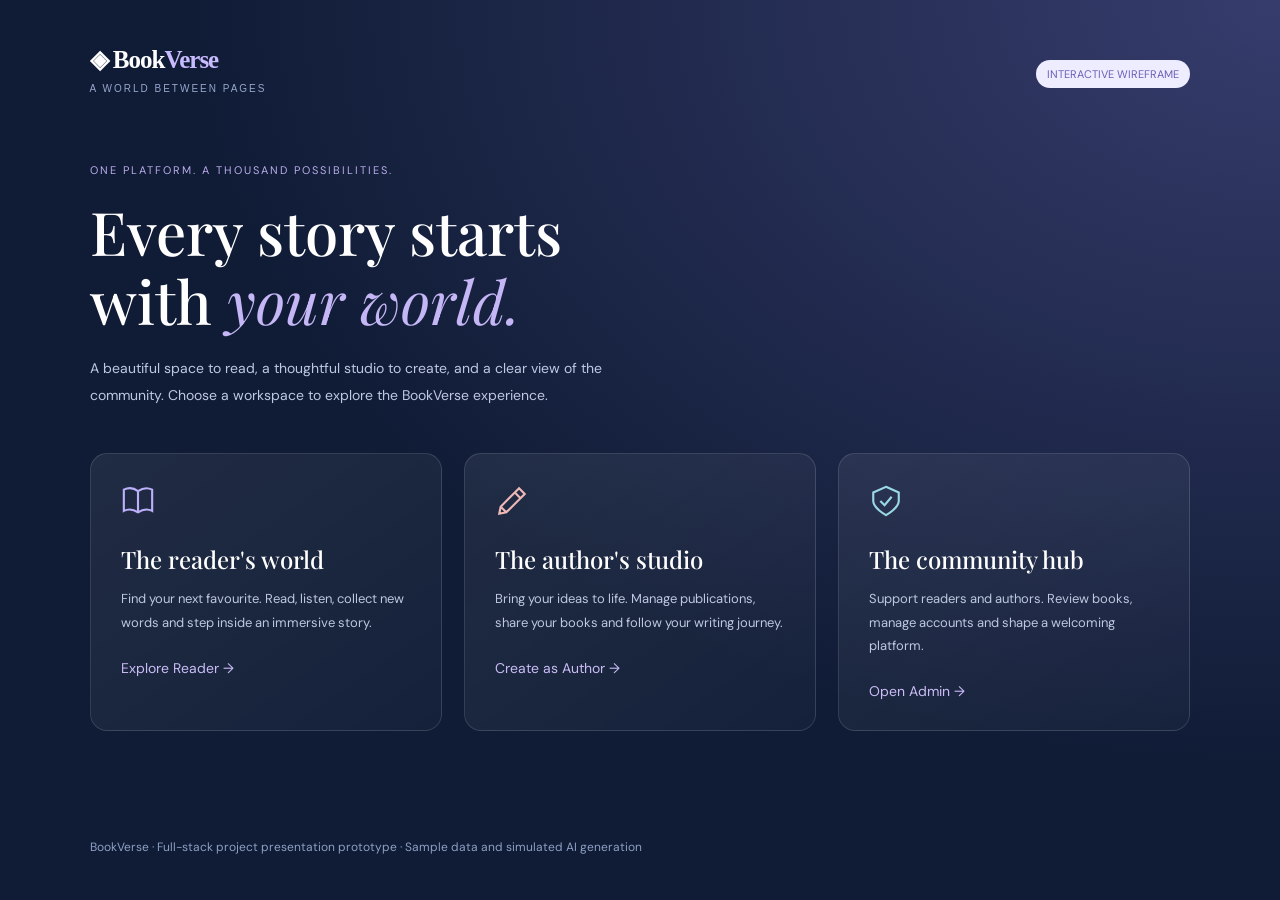
<file: index.html>
<!doctype html>
<html lang="en">

<head>
    <meta charset="utf-8">
    <meta name="viewport" content="width=device-width,initial-scale=1">
    <title>BookVerse · Choose your world</title>
    <link rel="stylesheet" href="styles.css">
</head>

<body>
    <main class="landing">
        <header class="landing-header">
            <div class="brand">◈ Book<span>Verse</span><small>A WORLD BETWEEN PAGES</small></div><span
                class="pill">INTERACTIVE WIREFRAME</span>
        </header>
        <div class="landing-main"><span class="eyebrow" style="color:#baaceb">ONE PLATFORM. A THOUSAND
                POSSIBILITIES.</span>
            <h1>Every story starts<br>with <em>your world.</em></h1>
            <p>A beautiful space to read, a thoughtful studio to create, and a clear view of the community. Choose a
                workspace to explore the BookVerse experience.</p>
            <div class="workspace-cards"><a href="reader.html" class="workspace-card"><svg class="line-icon" fill="none"
                        stroke="#bcb0fa" stroke-width="1.5" viewBox="0 0 24 24">
                        <path d="M12 5C8 2 4 3 2 4v15c4-2 7-1 10 1 3-2 6-3 10-1V4c-4-2-7-1-10 1Zm0 0v15" />
                    </svg>
                    <h2>The reader's world</h2>
                    <p>Find your next favourite. Read, listen, collect new words and step inside an immersive story.</p>
                    <span>Explore Reader →</span>
                </a><a href="author.html" class="workspace-card"><svg class="line-icon" fill="none" stroke="#efb9b7"
                        stroke-width="1.5" viewBox="0 0 24 24">
                        <path d="m4 16-1 5 5-1L21 7l-4-4L4 16Zm10-10 4 4M4 16l4 4" />
                    </svg>
                    <h2>The author's studio</h2>
                    <p>Bring your ideas to life. Manage publications, share your books and follow your writing journey.
                    </p><span>Create as Author →</span>
                </a><a href="admin.html" class="workspace-card"><svg class="line-icon" fill="none" stroke="#99d8e4"
                        stroke-width="1.5" viewBox="0 0 24 24">
                        <path d="m12 2 9 4v6c0 5-9 10-9 10S3 17 3 12V6l9-4Z" />
                        <path d="m8 12 3 3 5-6" />
                    </svg>
                    <h2>The community hub</h2>
                    <p>Support readers and authors. Review books, manage accounts and shape a welcoming platform.</p>
                    <span>Open Admin →</span>
                </a></div>
        </div>
        <footer class="landing-footer">BookVerse · Full-stack project presentation prototype · Sample data and simulated
            AI generation</footer>
    </main>
</body>

</html>
</file>
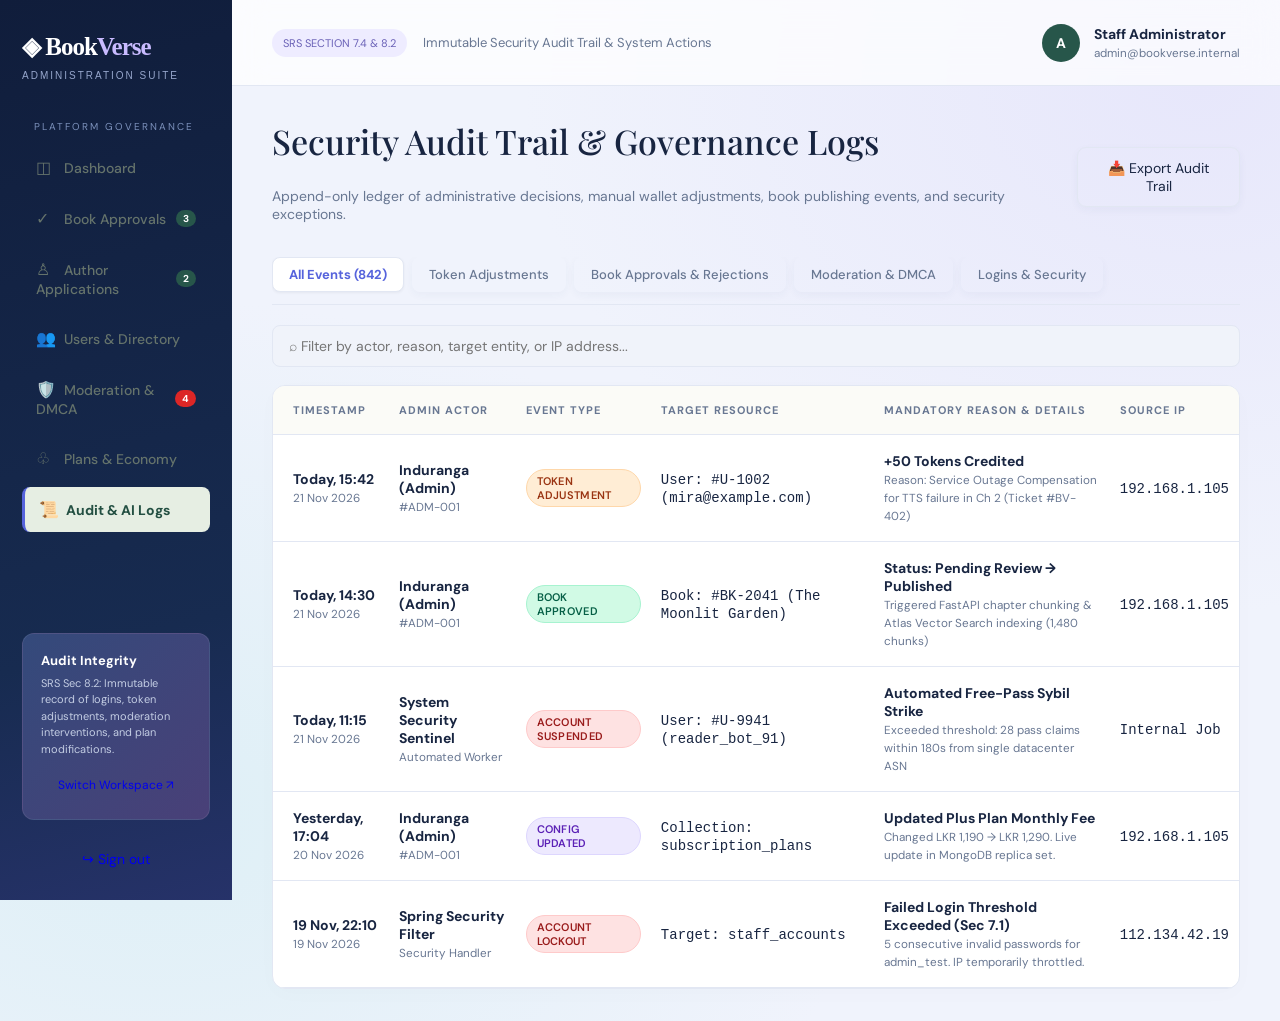
<file: admin-audit-logs.html>
<!doctype html>
<html lang="en">
<head>
  <meta charset="utf-8">
  <meta name="viewport" content="width=device-width, initial-scale=1">
  <title>System Audit Logs & Security Trail · BookVerse Admin</title>
  <link rel="stylesheet" href="styles.css">
  <link rel="stylesheet" href="admin-wireframes.css">
</head>
<body data-workspace="Admin">
  <div class="layout">
    <!-- Sidebar -->
    <aside class="sidebar">
      <div class="brand">
        ◈ Book<span>Verse</span>
        <small>ADMINISTRATION SUITE</small>
      </div>

      <div>
        <p class="navlabel">PLATFORM GOVERNANCE</p>
        <nav style="display: grid; gap: 6px;">
          <a href="admin-dashboard.html" class="admin-nav-item">
            <span><span class="icon">◫</span> Dashboard</span>
          </a>
          <a href="admin-books-queue.html" class="admin-nav-item">
            <span><span class="icon">✓</span> Book Approvals</span>
            <span class="nav-counter">3</span>
          </a>
          <a href="admin-author-applications.html" class="admin-nav-item">
            <span><span class="icon">♙</span> Author Applications</span>
            <span class="nav-counter">2</span>
          </a>
          <a href="admin-users-list.html" class="admin-nav-item">
            <span><span class="icon">👥</span> Users & Directory</span>
          </a>
          <a href="admin-moderation.html" class="admin-nav-item">
            <span><span class="icon">🛡️</span> Moderation & DMCA</span>
            <span class="nav-counter alert">4</span>
          </a>
          <a href="admin-plans-economy.html" class="admin-nav-item">
            <span><span class="icon">♧</span> Plans & Economy</span>
          </a>
          <a href="admin-audit-logs.html" class="admin-nav-item active">
            <span><span class="icon">📜</span> Audit & AI Logs</span>
          </a>
        </nav>
      </div>

      <div class="bottom">
        <h3 style="font-size: 13px; margin-bottom: 6px;">Audit Integrity</h3>
        <p class="muted" style="font-size: 11px; line-height: 1.5; margin-bottom: 12px;">SRS Sec 8.2: Immutable record of logins, token adjustments, moderation interventions, and plan modifications.</p>
        <a href="index.html" class="button outline" style="display: block; text-align: center; text-decoration: none; padding: 8px 12px; font-size: 12px;">Switch Workspace ↗</a>
      </div>

      <a href="index.html" class="button outline" style="text-align: center; text-decoration: none;">↪ Sign out</a>
    </aside>

    <!-- Main -->
    <main>
      <header class="topbar">
        <div style="display: flex; align-items: center; gap: 16px;">
          <span class="pill">SRS SECTION 7.4 & 8.2</span>
          <span style="font-size: 13px; color: var(--muted);">Immutable Security Audit Trail & System Actions</span>
        </div>

        <div style="display: flex; align-items: center; gap: 20px;">
          <div class="profile">
            <span class="avatar" style="background: #27564a; color: #fff;">A</span>
            <div>
              <strong>Staff Administrator</strong><br>
              <small>admin@bookverse.internal</small>
            </div>
          </div>
        </div>
      </header>

      <div class="content">
        <div class="row welcome" style="margin-bottom: 20px;">
          <div>
            <h1>Security Audit Trail & Governance Logs</h1>
            <p>Append-only ledger of administrative decisions, manual wallet adjustments, book publishing events, and security exceptions.</p>
          </div>
          <div style="display: flex; gap: 10px;">
            <button class="outline" onclick="showToast('Exported signed audit log (JSON-LD)')">📥 Export Audit Trail</button>
          </div>
        </div>

        <!-- Filter Tabs -->
        <div class="admin-tabs">
          <button class="admin-tab active" data-tab="all" onclick="filterAuditCategory('all')">All Events (842)</button>
          <button class="admin-tab" data-tab="token" onclick="filterAuditCategory('token')">Token Adjustments</button>
          <button class="admin-tab" data-tab="publishing" onclick="filterAuditCategory('publishing')">Book Approvals & Rejections</button>
          <button class="admin-tab" data-tab="moderation" onclick="filterAuditCategory('moderation')">Moderation & DMCA</button>
          <button class="admin-tab" data-tab="auth" onclick="filterAuditCategory('auth')">Logins & Security</button>
        </div>

        <!-- Search Bar -->
        <div class="table-filter-bar">
          <input type="search" class="search table-search" id="auditSearchInput" placeholder="⌕ Filter by actor, reason, target entity, or IP address..." oninput="searchAuditTable()">
        </div>

        <!-- Audit Table -->
        <section class="card" style="padding: 0; overflow: hidden;">
          <table style="width: 100%; border-collapse: collapse;">
            <thead>
              <tr style="background: #fbfbf7;">
                <th style="padding-left: 20px;">Timestamp</th>
                <th>Admin Actor</th>
                <th>Event Type</th>
                <th>Target Resource</th>
                <th>Mandatory Reason & Details</th>
                <th>Source IP</th>
              </tr>
            </thead>
            <tbody id="auditTableBody">
              <!-- Log 1: Token Adjustment -->
              <tr data-category="token">
                <td style="padding-left: 20px;">
                  <strong>Today, 15:42</strong><br>
                  <small class="muted">21 Nov 2026</small>
                </td>
                <td>
                  <strong>Induranga (Admin)</strong><br>
                  <small class="muted">#ADM-001</small>
                </td>
                <td><span class="admin-badge badge-warning">Token Adjustment</span></td>
                <td>
                  <code>User: #U-1002 (mira@example.com)</code>
                </td>
                <td>
                  <strong>+50 Tokens Credited</strong><br>
                  <small>Reason: Service Outage Compensation for TTS failure in Ch 2 (Ticket #BV-402)</small>
                </td>
                <td><code>192.168.1.105</code></td>
              </tr>

              <!-- Log 2: Book Approval & Ingestion -->
              <tr data-category="publishing">
                <td style="padding-left: 20px;">
                  <strong>Today, 14:30</strong><br>
                  <small class="muted">21 Nov 2026</small>
                </td>
                <td>
                  <strong>Induranga (Admin)</strong><br>
                  <small class="muted">#ADM-001</small>
                </td>
                <td><span class="admin-badge badge-approved">Book Approved</span></td>
                <td>
                  <code>Book: #BK-2041 (The Moonlit Garden)</code>
                </td>
                <td>
                  <strong>Status: Pending Review → Published</strong><br>
                  <small>Triggered FastAPI chapter chunking & Atlas Vector Search indexing (1,480 chunks)</small>
                </td>
                <td><code>192.168.1.105</code></td>
              </tr>

              <!-- Log 3: User Suspension -->
              <tr data-category="moderation">
                <td style="padding-left: 20px;">
                  <strong>Today, 11:15</strong><br>
                  <small class="muted">21 Nov 2026</small>
                </td>
                <td>
                  <strong>System Security Sentinel</strong><br>
                  <small class="muted">Automated Worker</small>
                </td>
                <td><span class="admin-badge badge-rejected">Account Suspended</span></td>
                <td>
                  <code>User: #U-9941 (reader_bot_91)</code>
                </td>
                <td>
                  <strong>Automated Free-Pass Sybil Strike</strong><br>
                  <small>Exceeded threshold: 28 pass claims within 180s from single datacenter ASN</small>
                </td>
                <td><code>Internal Job</code></td>
              </tr>

              <!-- Log 4: Plan Economy Change -->
              <tr data-category="moderation">
                <td style="padding-left: 20px;">
                  <strong>Yesterday, 17:04</strong><br>
                  <small class="muted">20 Nov 2026</small>
                </td>
                <td>
                  <strong>Induranga (Admin)</strong><br>
                  <small class="muted">#ADM-001</small>
                </td>
                <td><span class="admin-badge badge-ai">Config Updated</span></td>
                <td>
                  <code>Collection: subscription_plans</code>
                </td>
                <td>
                  <strong>Updated Plus Plan Monthly Fee</strong><br>
                  <small>Changed LKR 1,190 → LKR 1,290. Live update in MongoDB replica set.</small>
                </td>
                <td><code>192.168.1.105</code></td>
              </tr>

              <!-- Log 5: Failed Login Lockout -->
              <tr data-category="auth">
                <td style="padding-left: 20px;">
                  <strong>19 Nov, 22:10</strong><br>
                  <small class="muted">19 Nov 2026</small>
                </td>
                <td>
                  <strong>Spring Security Filter</strong><br>
                  <small class="muted">Security Handler</small>
                </td>
                <td><span class="admin-badge badge-rejected">Account Lockout</span></td>
                <td>
                  <code>Target: staff_accounts</code>
                </td>
                <td>
                  <strong>Failed Login Threshold Exceeded (Sec 7.1)</strong><br>
                  <small>5 consecutive invalid passwords for admin_test. IP temporarily throttled.</small>
                </td>
                <td><code>112.134.42.19</code></td>
              </tr>
            </tbody>
          </table>
        </section>
      </div>
    </main>
  </div>

  <div id="toast" role="status"></div>
  <script src="admin-wireframes.js"></script>
  <script>
    function filterAuditCategory(cat) {
      document.querySelectorAll('.admin-tab').forEach(b => b.classList.remove('active'));
      document.querySelector(`[data-tab="${cat}"]`).classList.add('active');

      document.querySelectorAll('#auditTableBody tr').forEach(row => {
        if (cat === 'all' || row.dataset.category === cat) {
          row.style.display = '';
        } else {
          row.style.display = 'none';
        }
      });
    }

    function searchAuditTable() {
      const q = document.getElementById('auditSearchInput').value.toLowerCase();
      document.querySelectorAll('#auditTableBody tr').forEach(row => {
        const text = row.innerText.toLowerCase();
        row.style.display = (!q || text.includes(q)) ? '' : 'none';
      });
    }
  </script>
</body>
</html>
</file>
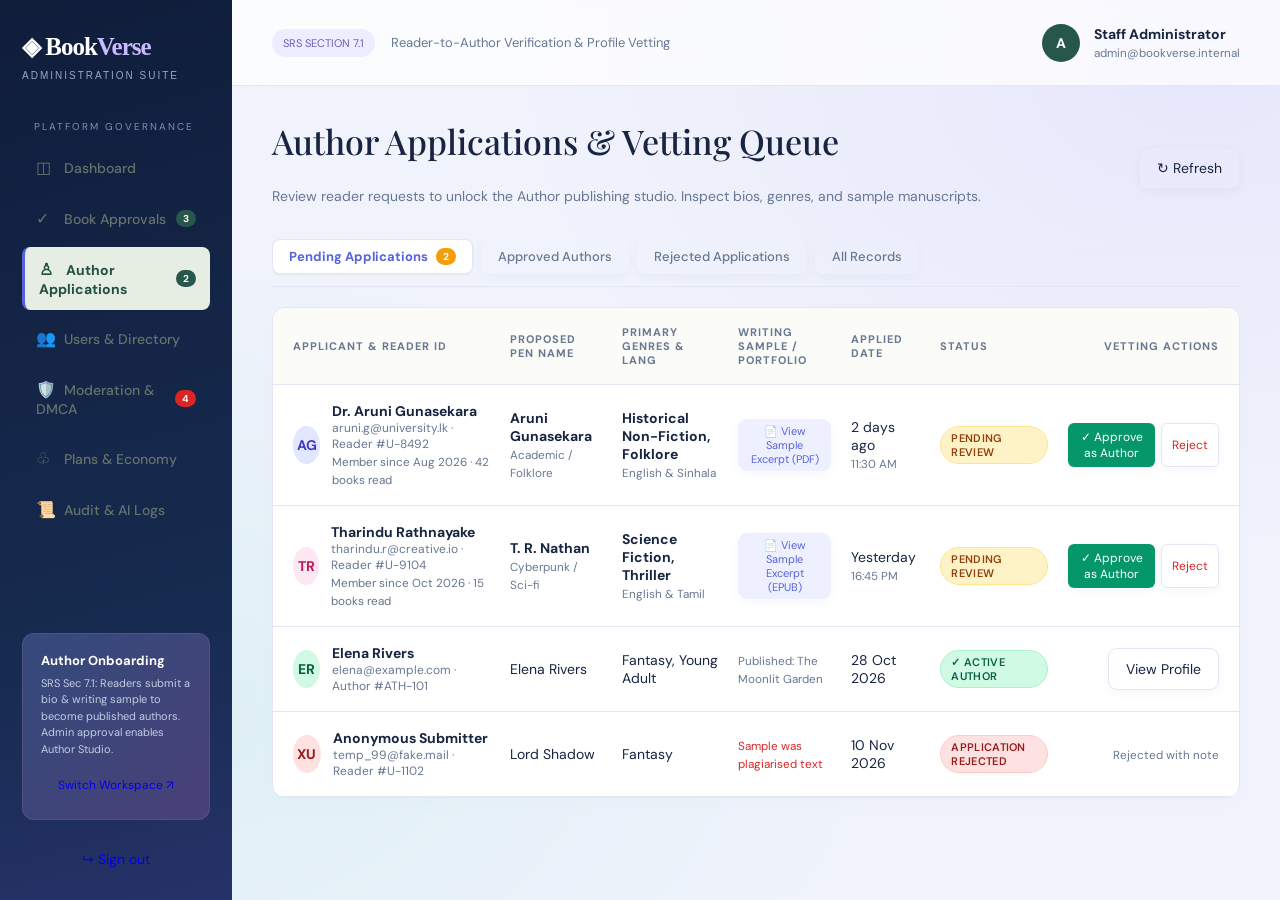
<file: admin-author-applications.html>
<!doctype html>
<html lang="en">
<head>
  <meta charset="utf-8">
  <meta name="viewport" content="width=device-width, initial-scale=1">
  <title>Author Verification Applications · BookVerse Admin</title>
  <link rel="stylesheet" href="styles.css">
  <link rel="stylesheet" href="admin-wireframes.css">
</head>
<body data-workspace="Admin">
  <div class="layout">
    <!-- Sidebar -->
    <aside class="sidebar">
      <div class="brand">
        ◈ Book<span>Verse</span>
        <small>ADMINISTRATION SUITE</small>
      </div>

      <div>
        <p class="navlabel">PLATFORM GOVERNANCE</p>
        <nav style="display: grid; gap: 6px;">
          <a href="admin-dashboard.html" class="admin-nav-item">
            <span><span class="icon">◫</span> Dashboard</span>
          </a>
          <a href="admin-books-queue.html" class="admin-nav-item">
            <span><span class="icon">✓</span> Book Approvals</span>
            <span class="nav-counter">3</span>
          </a>
          <a href="admin-author-applications.html" class="admin-nav-item active">
            <span><span class="icon">♙</span> Author Applications</span>
            <span class="nav-counter">2</span>
          </a>
          <a href="admin-users-list.html" class="admin-nav-item">
            <span><span class="icon">👥</span> Users & Directory</span>
          </a>
          <a href="admin-moderation.html" class="admin-nav-item">
            <span><span class="icon">🛡️</span> Moderation & DMCA</span>
            <span class="nav-counter alert">4</span>
          </a>
          <a href="admin-plans-economy.html" class="admin-nav-item">
            <span><span class="icon">♧</span> Plans & Economy</span>
          </a>
          <a href="admin-audit-logs.html" class="admin-nav-item">
            <span><span class="icon">📜</span> Audit & AI Logs</span>
          </a>
        </nav>
      </div>

      <div class="bottom">
        <h3 style="font-size: 13px; margin-bottom: 6px;">Author Onboarding</h3>
        <p class="muted" style="font-size: 11px; line-height: 1.5; margin-bottom: 12px;">SRS Sec 7.1: Readers submit a bio & writing sample to become published authors. Admin approval enables Author Studio.</p>
        <a href="index.html" class="button outline" style="display: block; text-align: center; text-decoration: none; padding: 8px 12px; font-size: 12px;">Switch Workspace ↗</a>
      </div>

      <a href="index.html" class="button outline" style="text-align: center; text-decoration: none;">↪ Sign out</a>
    </aside>

    <!-- Main -->
    <main>
      <header class="topbar">
        <div style="display: flex; align-items: center; gap: 16px;">
          <span class="pill">SRS SECTION 7.1</span>
          <span style="font-size: 13px; color: var(--muted);">Reader-to-Author Verification & Profile Vetting</span>
        </div>

        <div style="display: flex; align-items: center; gap: 20px;">
          <div class="profile">
            <span class="avatar" style="background: #27564a; color: #fff;">A</span>
            <div>
              <strong>Staff Administrator</strong><br>
              <small>admin@bookverse.internal</small>
            </div>
          </div>
        </div>
      </header>

      <div class="content">
        <div class="row welcome" style="margin-bottom: 20px;">
          <div>
            <h1>Author Applications & Vetting Queue</h1>
            <p>Review reader requests to unlock the Author publishing studio. Inspect bios, genres, and sample manuscripts.</p>
          </div>
          <button class="outline" onclick="showToast('Applications refreshed')">↻ Refresh</button>
        </div>

        <!-- Filter Tabs -->
        <div class="admin-tabs">
          <button class="admin-tab active" data-tab="pending">Pending Applications <span class="nav-counter" style="background: #f59e0b; color: #fff;">2</span></button>
          <button class="admin-tab" data-tab="approved">Approved Authors</button>
          <button class="admin-tab" data-tab="rejected">Rejected Applications</button>
          <button class="admin-tab" data-tab="all">All Records</button>
        </div>

        <!-- Applications Table -->
        <section class="card" style="padding: 0; overflow: hidden;">
          <table style="width: 100%; border-collapse: collapse;">
            <thead>
              <tr style="background: #fbfbf7;">
                <th style="padding-left: 20px;">Applicant & Reader ID</th>
                <th>Proposed Pen Name</th>
                <th>Primary Genres & Lang</th>
                <th>Writing Sample / Portfolio</th>
                <th>Applied Date</th>
                <th>Status</th>
                <th style="text-align: right; padding-right: 20px;">Vetting Actions</th>
              </tr>
            </thead>
            <tbody>
              <!-- Row 1: Pending -->
              <tr data-category="pending">
                <td style="padding-left: 20px;">
                  <div style="display: flex; align-items: center; gap: 12px;">
                    <span class="avatar" style="background: #e0e7ff; color: #4338ca;">AG</span>
                    <div>
                      <strong style="font-size: 14px;">Dr. Aruni Gunasekara</strong>
                      <div class="muted" style="font-size: 12px;">aruni.g@university.lk · Reader #U-8492</div>
                      <small style="color: #64748b;">Member since Aug 2026 · 42 books read</small>
                    </div>
                  </div>
                </td>
                <td>
                  <strong>Aruni Gunasekara</strong><br>
                  <small class="muted">Academic / Folklore</small>
                </td>
                <td>
                  <strong>Historical Non-Fiction, Folklore</strong><br>
                  <small class="muted">English & Sinhala</small>
                </td>
                <td>
                  <button class="light" onclick="previewSample('Aruni Gunasekara', 'The Forgotten Monasteries of the North', 'Archaeological and cultural examination of ancient stone inscriptions in Anuradhapura...')" style="padding: 5px 10px; font-size: 11px;">
                    📄 View Sample Excerpt (PDF)
                  </button>
                </td>
                <td>
                  2 days ago<br>
                  <small class="muted">11:30 AM</small>
                </td>
                <td>
                  <span class="admin-badge badge-pending">Pending Review</span>
                </td>
                <td style="text-align: right; padding-right: 20px;">
                  <div class="action-btn-group">
                    <button class="button" onclick="approveAuthor('Dr. Aruni Gunasekara', this)" style="padding: 6px 12px; font-size: 12px; background: #059669;">✓ Approve as Author</button>
                    <button class="outline" onclick="openAuthorRejectModal('Dr. Aruni Gunasekara')" style="padding: 6px 10px; font-size: 12px; color: #dc2626;">Reject</button>
                  </div>
                </td>
              </tr>

              <!-- Row 2: Pending -->
              <tr data-category="pending">
                <td style="padding-left: 20px;">
                  <div style="display: flex; align-items: center; gap: 12px;">
                    <span class="avatar" style="background: #fce7f3; color: #be185d;">TR</span>
                    <div>
                      <strong style="font-size: 14px;">Tharindu Rathnayake</strong>
                      <div class="muted" style="font-size: 12px;">tharindu.r@creative.io · Reader #U-9104</div>
                      <small style="color: #64748b;">Member since Oct 2026 · 15 books read</small>
                    </div>
                  </div>
                </td>
                <td>
                  <strong>T. R. Nathan</strong><br>
                  <small class="muted">Cyberpunk / Sci-fi</small>
                </td>
                <td>
                  <strong>Science Fiction, Thriller</strong><br>
                  <small class="muted">English & Tamil</small>
                </td>
                <td>
                  <button class="light" onclick="previewSample('Tharindu Rathnayake', 'Neon Monsoons 2088', 'A futuristic cyber-heist set in a floating neon metropolis off the coast of Hambantota...')" style="padding: 5px 10px; font-size: 11px;">
                    📄 View Sample Excerpt (EPUB)
                  </button>
                </td>
                <td>
                  Yesterday<br>
                  <small class="muted">16:45 PM</small>
                </td>
                <td>
                  <span class="admin-badge badge-pending">Pending Review</span>
                </td>
                <td style="text-align: right; padding-right: 20px;">
                  <div class="action-btn-group">
                    <button class="button" onclick="approveAuthor('Tharindu Rathnayake', this)" style="padding: 6px 12px; font-size: 12px; background: #059669;">✓ Approve as Author</button>
                    <button class="outline" onclick="openAuthorRejectModal('Tharindu Rathnayake')" style="padding: 6px 10px; font-size: 12px; color: #dc2626;">Reject</button>
                  </div>
                </td>
              </tr>

              <!-- Row 3: Approved -->
              <tr data-category="approved">
                <td style="padding-left: 20px;">
                  <div style="display: flex; align-items: center; gap: 12px;">
                    <span class="avatar" style="background: #d1fae5; color: #065f46;">ER</span>
                    <div>
                      <strong style="font-size: 14px;">Elena Rivers</strong>
                      <div class="muted" style="font-size: 12px;">elena@example.com · Author #ATH-101</div>
                    </div>
                  </div>
                </td>
                <td>Elena Rivers</td>
                <td>Fantasy, Young Adult</td>
                <td><small class="muted">Published: The Moonlit Garden</small></td>
                <td>28 Oct 2026</td>
                <td><span class="admin-badge badge-approved">✓ Active Author</span></td>
                <td style="text-align: right; padding-right: 20px;">
                  <button class="outline" onclick="showToast('Viewing author profile')">View Profile</button>
                </td>
              </tr>

              <!-- Row 4: Rejected -->
              <tr data-category="rejected">
                <td style="padding-left: 20px;">
                  <div style="display: flex; align-items: center; gap: 12px;">
                    <span class="avatar" style="background: #fee2e2; color: #991b1b;">XU</span>
                    <div>
                      <strong style="font-size: 14px;">Anonymous Submitter</strong>
                      <div class="muted" style="font-size: 12px;">temp_99@fake.mail · Reader #U-1102</div>
                    </div>
                  </div>
                </td>
                <td>Lord Shadow</td>
                <td>Fantasy</td>
                <td><small style="color: #dc2626;">Sample was plagiarised text</small></td>
                <td>10 Nov 2026</td>
                <td><span class="admin-badge badge-rejected">Application Rejected</span></td>
                <td style="text-align: right; padding-right: 20px;">
                  <small class="muted">Rejected with note</small>
                </td>
              </tr>
            </tbody>
          </table>
        </section>
      </div>
    </main>
  </div>

  <!-- Writing Sample Modal -->
  <div class="modal-overlay" id="sampleModal">
    <div class="modal-card wide">
      <div class="modal-header">
        <h3 id="sampleModalTitle">Writing Sample Excerpt</h3>
        <button class="modal-close" onclick="closeModal('sampleModal')">×</button>
      </div>
      <div class="modal-body">
        <div style="background: #f8faf6; border: 1px solid var(--line); border-radius: 8px; padding: 16px; margin-bottom: 16px;">
          <h4 id="sampleManuscriptTitle" style="margin: 0 0 6px; font-size: 16px; font-family: 'Playfair Display', Georgia, serif;"></h4>
          <p id="sampleSummary" class="muted" style="font-size: 13px; margin: 0;"></p>
        </div>

        <div class="reader-sample-box" style="max-height: 380px;">
          <p>The dawn over the ancient ruins was not golden, but the deep grey of weathered basalt. Centuries of monsoon rains had washed away the lime plaster, leaving bare granite that still retained the faint chiseled grooves of Brahmi script.</p>
          <p>Professor Wickremasinghe adjusted his magnifying glass against the south pillar. "Look closely at this ligature," he whispered, pointing to the delicate swirl at the base of the character. "This is not standard 4th-century court calligraphy. This is monastic shorthand."</p>
          <p>Behind them, the jungle awakened with the shrill cries of junglefowl and the rustle of macaque troops in the canopy. The team had three weeks before the seasonal floods turned the access causeway into an impassable marshland.</p>
        </div>
      </div>
      <div class="modal-footer">
        <button type="button" class="outline" onclick="closeModal('sampleModal')">Close Preview</button>
      </div>
    </div>
  </div>

  <!-- Author Rejection Modal -->
  <div class="modal-overlay" id="authorRejectModal">
    <div class="modal-card">
      <div class="modal-header">
        <h3>Reject Author Application</h3>
        <button class="modal-close" onclick="closeModal('authorRejectModal')">×</button>
      </div>
      <div class="modal-body">
        <form onsubmit="confirmAuthorReject(event)">
          <input type="hidden" id="rejectApplicantName">
          <label style="margin-bottom: 14px;">
            Applicant Name
            <input type="text" id="displayApplicantName" readonly style="background: #f1f5f9;">
          </label>
          <label style="margin-bottom: 14px;">
            Reason for Rejection
            <select required>
              <option value="">-- Choose Reason --</option>
              <option value="incomplete">Insufficient or low-quality writing sample</option>
              <option value="plagiarism">Sample content matches copyrighted text elsewhere</option>
              <option value="policy">Violates BookVerse author guidelines</option>
            </select>
          </label>
          <label style="margin-bottom: 14px;">
            Feedback to Applicant (Mandatory)
            <textarea rows="3" required placeholder="Explain why the application was not approved..."></textarea>
          </label>
          <div class="modal-footer" style="padding: 12px 0 0; background: transparent;">
            <button type="button" class="outline" onclick="closeModal('authorRejectModal')">Cancel</button>
            <button type="submit" style="background: #dc2626;">Confirm Rejection</button>
          </div>
        </form>
      </div>
    </div>
  </div>

  <div id="toast" role="status"></div>
  <script src="admin-wireframes.js"></script>
  <script>
    function previewSample(author, title, summary) {
      document.getElementById('sampleModalTitle').innerText = `Writing Sample: ${author}`;
      document.getElementById('sampleManuscriptTitle').innerText = title;
      document.getElementById('sampleSummary').innerText = summary;
      openModal('sampleModal');
    }

    function approveAuthor(name, btn) {
      btn.closest('tr').dataset.category = 'approved';
      const badge = btn.closest('tr').querySelector('.badge-pending');
      if (badge) {
        badge.className = 'admin-badge badge-approved';
        badge.innerText = '✓ Approved as Author';
      }
      btn.parentElement.innerHTML = `<span class="admin-badge badge-approved">Role: Author</span>`;
      showToast(`User "${name}" approved! RBAC role upgraded to Author with publishing access.`);
    }

    function openAuthorRejectModal(name) {
      document.getElementById('rejectApplicantName').value = name;
      document.getElementById('displayApplicantName').value = name;
      openModal('authorRejectModal');
    }

    function confirmAuthorReject(e) {
      e.preventDefault();
      const name = document.getElementById('rejectApplicantName').value;
      closeModal('authorRejectModal');
      showToast(`Application for "${name}" rejected. Feedback dispatched.`, 'error');
    }
  </script>
</body>
</html>
</file>
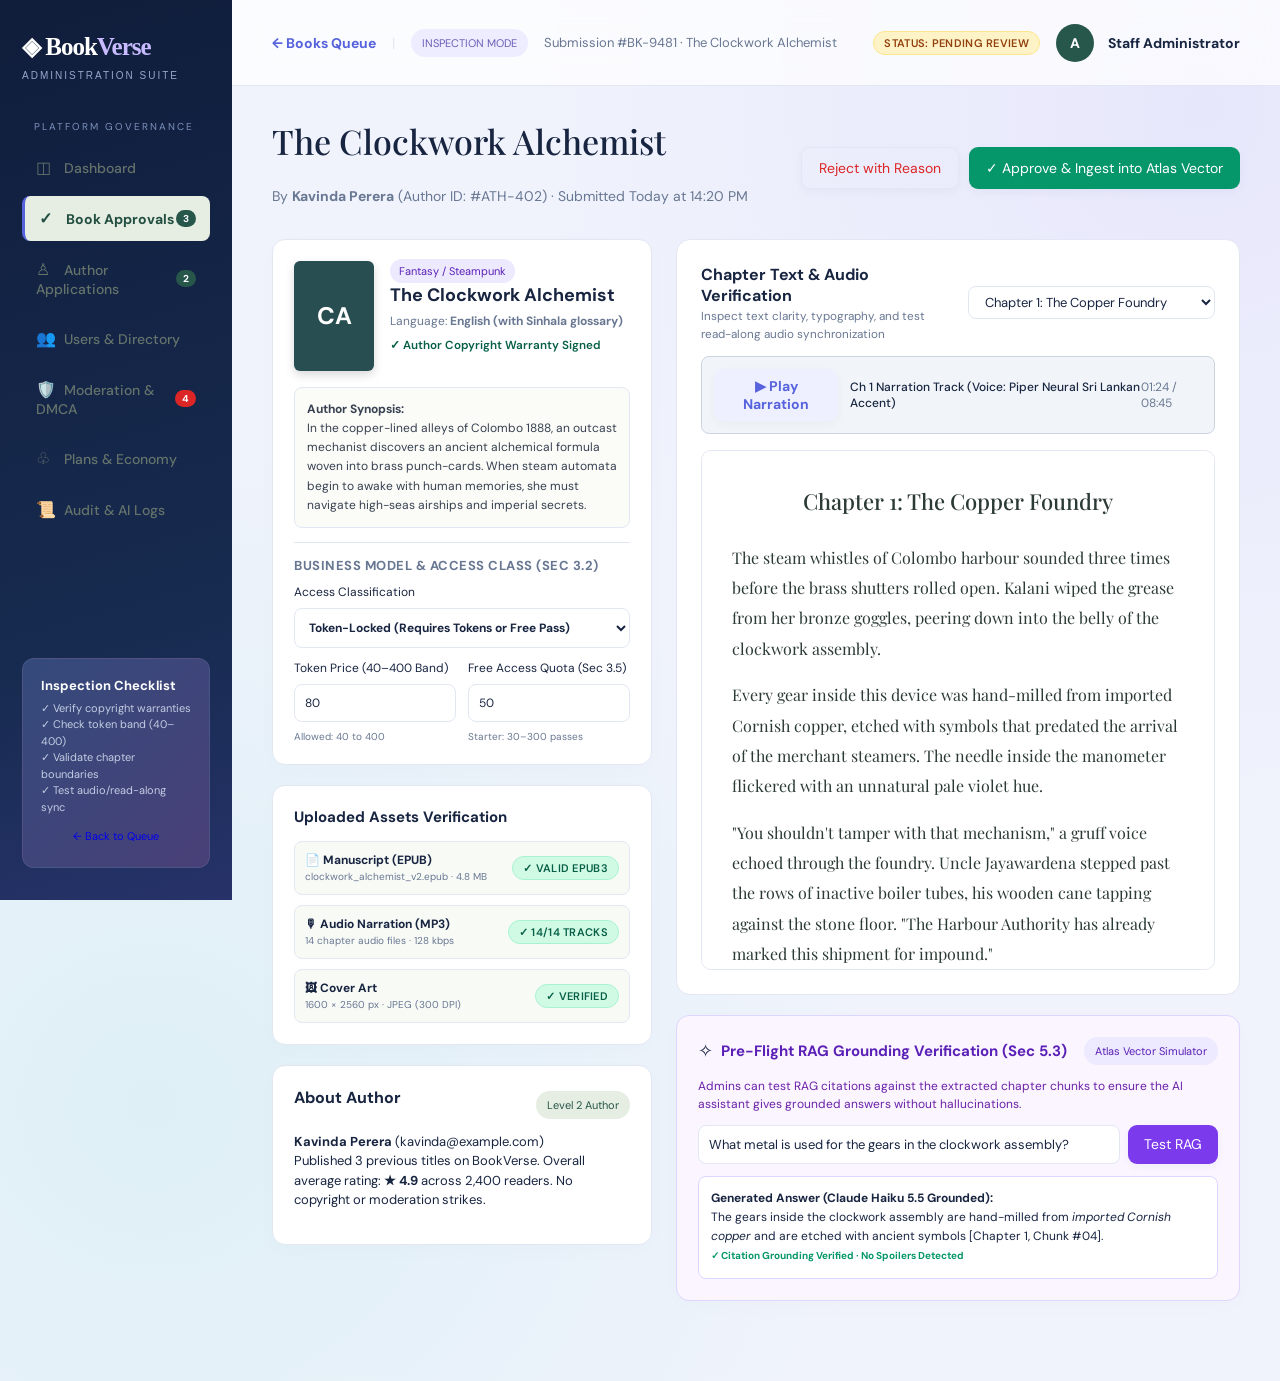
<file: admin-book-detail-review.html>
<!doctype html>
<html lang="en">
<head>
  <meta charset="utf-8">
  <meta name="viewport" content="width=device-width, initial-scale=1">
  <title>Inspect & Review Book · BookVerse Admin</title>
  <link rel="stylesheet" href="styles.css">
  <link rel="stylesheet" href="admin-wireframes.css">
</head>
<body data-workspace="Admin">
  <div class="layout">
    <!-- Sidebar -->
    <aside class="sidebar">
      <div class="brand">
        ◈ Book<span>Verse</span>
        <small>ADMINISTRATION SUITE</small>
      </div>

      <div>
        <p class="navlabel">PLATFORM GOVERNANCE</p>
        <nav style="display: grid; gap: 6px;">
          <a href="admin-dashboard.html" class="admin-nav-item">
            <span><span class="icon">◫</span> Dashboard</span>
          </a>
          <a href="admin-books-queue.html" class="admin-nav-item active">
            <span><span class="icon">✓</span> Book Approvals</span>
            <span class="nav-counter">3</span>
          </a>
          <a href="admin-author-applications.html" class="admin-nav-item">
            <span><span class="icon">♙</span> Author Applications</span>
            <span class="nav-counter">2</span>
          </a>
          <a href="admin-users-list.html" class="admin-nav-item">
            <span><span class="icon">👥</span> Users & Directory</span>
          </a>
          <a href="admin-moderation.html" class="admin-nav-item">
            <span><span class="icon">🛡️</span> Moderation & DMCA</span>
            <span class="nav-counter alert">4</span>
          </a>
          <a href="admin-plans-economy.html" class="admin-nav-item">
            <span><span class="icon">♧</span> Plans & Economy</span>
          </a>
          <a href="admin-audit-logs.html" class="admin-nav-item">
            <span><span class="icon">📜</span> Audit & AI Logs</span>
          </a>
        </nav>
      </div>

      <div class="bottom">
        <h3 style="font-size: 13px; margin-bottom: 6px;">Inspection Checklist</h3>
        <p class="muted" style="font-size: 11px; line-height: 1.5; margin-bottom: 8px;">
          ✓ Verify copyright warranties<br>
          ✓ Check token band (40–400)<br>
          ✓ Validate chapter boundaries<br>
          ✓ Test audio/read-along sync
        </p>
        <a href="admin-books-queue.html" class="button outline" style="display: block; text-align: center; text-decoration: none; padding: 6px; font-size: 11px;">← Back to Queue</a>
      </div>
    </aside>

    <!-- Main -->
    <main>
      <header class="topbar">
        <div style="display: flex; align-items: center; gap: 16px;">
          <a href="admin-books-queue.html" style="text-decoration: none; color: var(--green); font-weight: bold;">← Books Queue</a>
          <span style="color: var(--line);">|</span>
          <span class="pill">INSPECTION MODE</span>
          <span style="font-size: 13px; color: var(--muted);">Submission #BK-9481 · The Clockwork Alchemist</span>
        </div>

        <div style="display: flex; align-items: center; gap: 16px;">
          <span class="admin-badge badge-pending">Status: Pending Review</span>
          <div class="profile">
            <span class="avatar" style="background: #27564a; color: #fff;">A</span>
            <div>
              <strong>Staff Administrator</strong>
            </div>
          </div>
        </div>
      </header>

      <div class="content" style="padding-bottom: 80px;">
        <!-- Title and Quick Actions Bar -->
        <div class="row" style="margin-bottom: 16px;">
          <div>
            <h1>The Clockwork Alchemist</h1>
            <p class="muted">By <strong>Kavinda Perera</strong> (Author ID: #ATH-402) · Submitted Today at 14:20 PM</p>
          </div>
          <div style="display: flex; gap: 10px;">
            <button class="outline" onclick="openRejectModal('The Clockwork Alchemist')" style="color: #dc2626;">Reject with Reason</button>
            <button onclick="approveAndIngest()" id="approveBtn" style="background: #059669; display: flex; align-items: center; gap: 8px;">
              <span>✓ Approve & Ingest into Atlas Vector</span>
            </button>
          </div>
        </div>

        <!-- AI Vector Ingestion Stepper Simulation -->
        <div class="pipeline-stepper" id="ingestionStepper" style="display: none;">
          <div class="pipeline-step completed" id="step1">
            <div class="step-circle">1</div>
            <div><strong>Approval Confirmed</strong><br><small>Status: Published</small></div>
          </div>
          <div class="step-line completed"></div>
          <div class="pipeline-step active" id="step2">
            <div class="step-circle">2</div>
            <div><strong>Chapter Chunking</strong><br><small>FastAPI Worker</small></div>
          </div>
          <div class="step-line" id="line2"></div>
          <div class="pipeline-step" id="step3">
            <div class="step-circle">3</div>
            <div><strong>bge-m3 Embeddings</strong><br><small>Multilingual 1024-dim</small></div>
          </div>
          <div class="step-line" id="line3"></div>
          <div class="pipeline-step" id="step4">
            <div class="step-circle">4</div>
            <div><strong>MongoDB Atlas Index</strong><br><small>RAG Q&A Ready</small></div>
          </div>
        </div>

        <!-- Split Review Grid -->
        <div class="split-review-grid">
          <!-- Left Column: Metadata, Pricing & File Validation -->
          <div style="display: flex; flex-direction: column; gap: 20px;">
            <!-- Book Identity Card -->
            <section class="card">
              <div style="display: flex; gap: 16px; margin-bottom: 16px;">
                <div style="width: 80px; height: 110px; background: #284e52; border-radius: 6px; display: grid; place-items: center; color: #fff; font-size: 24px; font-weight: bold; flex-shrink: 0; box-shadow: 0 4px 10px rgba(0,0,0,0.15);">
                  CA
                </div>
                <div>
                  <span class="badge" style="background: #ede9fe; color: #5b21b6; margin-bottom: 4px;">Fantasy / Steampunk</span>
                  <h3 style="margin: 4px 0 6px; font-size: 18px;">The Clockwork Alchemist</h3>
                  <p class="muted" style="font-size: 12px; margin-bottom: 6px;">Language: <strong>English (with Sinhala glossary)</strong></p>
                  <small style="color: #065f46; font-weight: 600;">✓ Author Copyright Warranty Signed</small>
                </div>
              </div>

              <div style="font-size: 12px; line-height: 1.6; color: #374151; background: #fbfbf7; padding: 12px; border-radius: 8px; border: 1px solid var(--line); margin-bottom: 14px;">
                <strong>Author Synopsis:</strong><br>
                In the copper-lined alleys of Colombo 1888, an outcast mechanist discovers an ancient alchemical formula woven into brass punch-cards. When steam automata begin to awake with human memories, she must navigate high-seas airships and imperial secrets.
              </div>

              <!-- Economy & Pricing Form -->
              <div style="border-top: 1px solid var(--line); padding-top: 14px;">
                <h4 style="font-size: 13px; margin: 0 0 10px; text-transform: uppercase; letter-spacing: 0.5px; color: var(--muted);">Business Model & Access Class (Sec 3.2)</h4>
                
                <div style="display: grid; gap: 12px;">
                  <label>
                    Access Classification
                    <select id="bookAccessClass" style="font-weight: bold;">
                      <option value="Token-Locked" selected>Token-Locked (Requires Tokens or Free Pass)</option>
                      <option value="Included">Included (All Active Subscribers)</option>
                    </select>
                  </label>

                  <div style="display: grid; grid-template-columns: 1fr 1fr; gap: 12px;">
                    <label>
                      Token Price (40–400 Band)
                      <input type="number" id="tokenPriceInput" value="80" min="40" max="400" required>
                      <small class="muted">Allowed: 40 to 400</small>
                    </label>

                    <label>
                      Free Access Quota (Sec 3.5)
                      <input type="number" id="freeQuotaInput" value="50" min="30" max="300" required>
                      <small class="muted">Starter: 30–300 passes</small>
                    </label>
                  </div>
                </div>
              </div>
            </section>

            <!-- File Upload & Format Inspection -->
            <section class="card">
              <h3 style="font-size: 15px; margin-bottom: 14px;">Uploaded Assets Verification</h3>

              <div style="display: grid; gap: 10px; font-size: 12px;">
                <div style="display: flex; justify-content: space-between; align-items: center; padding: 10px; background: #f8faf6; border-radius: 8px; border: 1px solid var(--line);">
                  <div>
                    <strong>📄 Manuscript (EPUB)</strong><br>
                    <small class="muted">clockwork_alchemist_v2.epub · 4.8 MB</small>
                  </div>
                  <span class="admin-badge badge-approved">✓ Valid EPUB3</span>
                </div>

                <div style="display: flex; justify-content: space-between; align-items: center; padding: 10px; background: #f8faf6; border-radius: 8px; border: 1px solid var(--line);">
                  <div>
                    <strong>🎙 Audio Narration (MP3)</strong><br>
                    <small class="muted">14 chapter audio files · 128 kbps</small>
                  </div>
                  <span class="admin-badge badge-approved">✓ 14/14 Tracks</span>
                </div>

                <div style="display: flex; justify-content: space-between; align-items: center; padding: 10px; background: #f8faf6; border-radius: 8px; border: 1px solid var(--line);">
                  <div>
                    <strong>🖼 Cover Art</strong><br>
                    <small class="muted">1600 × 2560 px · JPEG (300 DPI)</small>
                  </div>
                  <span class="admin-badge badge-approved">✓ Verified</span>
                </div>
              </div>
            </section>

            <!-- Author Card -->
            <section class="card">
              <div class="row">
                <h3>About Author</h3>
                <span class="pill" style="background: #e6eee3; color: #27564a;">Level 2 Author</span>
              </div>
              <p style="font-size: 13px; line-height: 1.5; margin-top: 8px;">
                <strong>Kavinda Perera</strong> (kavinda@example.com)<br>
                Published 3 previous titles on BookVerse. Overall average rating: <strong>★ 4.9</strong> across 2,400 readers. No copyright or moderation strikes.
              </p>
            </section>
          </div>

          <!-- Right Column: Interactive Chapter Reading & AI Inspection -->
          <div style="display: flex; flex-direction: column; gap: 20px;">
            <!-- Chapter Selector & Reading Pane -->
            <section class="preview-panel">
              <div class="row" style="margin-bottom: 14px;">
                <div>
                  <h3 style="font-size: 16px; margin: 0;">Chapter Text & Audio Verification</h3>
                  <small class="muted">Inspect text clarity, typography, and test read-along audio synchronization</small>
                </div>
                <select id="chapterSelect" onchange="changeSampleChapter(this.value)" style="padding: 6px 12px; font-size: 13px;">
                  <option value="1">Chapter 1: The Copper Foundry</option>
                  <option value="2">Chapter 2: The Automaton's Heart</option>
                  <option value="3">Chapter 3: Secrets of the Mist</option>
                </select>
              </div>

              <!-- Audio Player Simulation -->
              <div style="background: #f1f5f9; border: 1px solid #cbd5e1; border-radius: 8px; padding: 12px; margin-bottom: 16px; display: flex; align-items: center; justify-content: space-between;">
                <div style="display: flex; align-items: center; gap: 12px;">
                  <button type="button" class="light" onclick="toggleAudioPreview(this)" style="padding: 8px 14px; font-weight: bold;">▶ Play Narration</button>
                  <span style="font-size: 12px; font-weight: 500;">Ch 1 Narration Track (Voice: Piper Neural Sri Lankan Accent)</span>
                </div>
                <div style="font-size: 12px; color: var(--muted);">01:24 / 08:45</div>
              </div>

              <!-- Reader Sample Box -->
              <div class="reader-sample-box" id="sampleReadingBox">
                <h2 style="font-family: 'Playfair Display', Georgia, serif; font-size: 22px; text-align: center; margin-bottom: 20px;">Chapter 1: The Copper Foundry</h2>
                
                <p>The steam whistles of Colombo harbour sounded three times before the brass shutters rolled open. Kalani wiped the grease from her bronze goggles, peering down into the belly of the clockwork assembly.</p>

                <p>Every gear inside this device was hand-milled from imported Cornish copper, etched with symbols that predated the arrival of the merchant steamers. The needle inside the manometer flickered with an unnatural pale violet hue.</p>

                <p>"You shouldn't tamper with that mechanism," a gruff voice echoed through the foundry. Uncle Jayawardena stepped past the rows of inactive boiler tubes, his wooden cane tapping against the stone floor. "The Harbour Authority has already marked this shipment for impound."</p>

                <p>Kalani did not look up. With steady fingers, she inserted the fourth cogwheel into the differential axle. "The Authority does not understand what they are holding. This is not contraband. It is memory."</p>
              </div>
            </section>

            <!-- Pre-Publishing RAG Q&A Test Panel -->
            <section class="card" style="border: 1px solid #ddd6fe; background: #faf5ff;">
              <div class="row" style="margin-bottom: 12px;">
                <div style="display: flex; align-items: center; gap: 8px;">
                  <span style="font-size: 18px;">✧</span>
                  <h3 style="font-size: 15px; margin: 0; color: #5b21b6;">Pre-Flight RAG Grounding Verification (Sec 5.3)</h3>
                </div>
                <span class="pill" style="background: #ede9fe; color: #5b21b6;">Atlas Vector Simulator</span>
              </div>
              <p style="font-size: 12px; color: #6b21a8; line-height: 1.5; margin-bottom: 12px;">
                Admins can test RAG citations against the extracted chapter chunks to ensure the AI assistant gives grounded answers without hallucinations.
              </p>

              <div style="display: flex; gap: 8px; margin-bottom: 12px;">
                <input type="text" id="ragQueryInput" value="What metal is used for the gears in the clockwork assembly?" style="flex: 1; font-size: 13px;" placeholder="Ask a test question...">
                <button type="button" onclick="testRagQuery()" style="background: #7c3aed; color: #fff; padding: 8px 16px;">Test RAG</button>
              </div>

              <div id="ragResultBox" style="background: #fff; border: 1px solid #ddd6fe; border-radius: 8px; padding: 12px; font-size: 12px; line-height: 1.6; display: block;">
                <strong>Generated Answer (Claude Haiku 5.5 Grounded):</strong><br>
                The gears inside the clockwork assembly are hand-milled from <em>imported Cornish copper</em> and are etched with ancient symbols [Chapter 1, Chunk #04].<br>
                <small style="color: #059669; font-weight: bold;">✓ Citation Grounding Verified · No Spoilers Detected</small>
              </div>
            </section>
          </div>
        </div>
      </div>
    </main>
  </div>

  <!-- Rejection Modal -->
  <div class="modal-overlay" id="rejectModal">
    <div class="modal-card">
      <div class="modal-header">
        <h3>Reject Book Submission</h3>
        <button class="modal-close" onclick="closeModal('rejectModal')">×</button>
      </div>
      <div class="modal-body">
        <form onsubmit="handleReject(event)">
          <label style="margin-bottom: 14px;">
            Target Book
            <input type="text" value="The Clockwork Alchemist" readonly style="background: #f1f5f9;">
          </label>
          <label style="margin-bottom: 14px;">
            Rejection Reason (Mandatory)
            <select required>
              <option value="">-- Choose Reason --</option>
              <option value="price">Token Price out of band (Sec 3.2)</option>
              <option value="quality">Formatting or typography issues</option>
              <option value="copyright">Potential copyright question</option>
            </select>
          </label>
          <label style="margin-bottom: 14px;">
            Feedback to Author (Mandatory)
            <textarea rows="4" required placeholder="Explain required revisions..."></textarea>
          </label>
          <div class="modal-footer" style="padding: 12px 0 0; background: transparent;">
            <button type="button" class="outline" onclick="closeModal('rejectModal')">Cancel</button>
            <button type="submit" style="background: #dc2626;">Confirm Rejection</button>
          </div>
        </form>
      </div>
    </div>
  </div>

  <div id="toast" role="status"></div>
  <script src="admin-wireframes.js"></script>
  <script>
    function changeSampleChapter(val) {
      const box = document.getElementById('sampleReadingBox');
      if (val === '1') {
        box.innerHTML = `<h2 style="font-family: 'Playfair Display', Georgia, serif; font-size: 22px; text-align: center; margin-bottom: 20px;">Chapter 1: The Copper Foundry</h2>
        <p>The steam whistles of Colombo harbour sounded three times before the brass shutters rolled open. Kalani wiped the grease from her bronze goggles, peering down into the belly of the clockwork assembly.</p>
        <p>Every gear inside this device was hand-milled from imported Cornish copper, etched with symbols that predated the arrival of the merchant steamers.</p>`;
      } else if (val === '2') {
        box.innerHTML = `<h2 style="font-family: 'Playfair Display', Georgia, serif; font-size: 22px; text-align: center; margin-bottom: 20px;">Chapter 2: The Automaton's Heart</h2>
        <p>Rain hammered against the corrugated zinc roof of the workshop. On the wooden operating table lay the automaton, its chest cavity open like the ribcage of an iron bird.</p>
        <p>Inside, the pendulum oscillated with a calm, deliberate rhythm that defied the tempest outside.</p>`;
      } else {
        box.innerHTML = `<h2 style="font-family: 'Playfair Display', Georgia, serif; font-size: 22px; text-align: center; margin-bottom: 20px;">Chapter 3: Secrets of the Mist</h2>
        <p>By midnight, the harbor had vanished behind a shroud of sulfurous sea fog. A lone whistle echoed from the naval pier, announcing the departure of the flagship.</p>`;
      }
      showToast(`Loaded Chapter ${val} sample text`);
    }

    function toggleAudioPreview(btn) {
      if (btn.innerText.includes('Play')) {
        btn.innerText = '⏸ Pause Narration';
        btn.style.background = '#e0f2fe';
        showToast('Playing Chapter 1 sample audio (Simulated TTS audio sync)');
      } else {
        btn.innerText = '▶ Play Narration';
        btn.style.background = '';
      }
    }

    function testRagQuery() {
      const q = document.getElementById('ragQueryInput').value;
      const resBox = document.getElementById('ragResultBox');
      resBox.innerHTML = `<em>Generating embedding via bge-m3 & querying MongoDB Atlas vector index...</em>`;
      setTimeout(() => {
        resBox.innerHTML = `<strong>Generated Answer (Claude Haiku 5.5 Grounded):</strong><br>
        Based on Chapter 1, the device contains gears hand-milled from <em>Cornish copper</em> that Kalani refuses to surrender to the Harbour Authority.<br>
        <small style="color: #059669; font-weight: bold;">✓ Vector Search Similarity Score: 0.94 · Grounded</small>`;
      }, 500);
    }

    function approveAndIngest() {
      const btn = document.getElementById('approveBtn');
      const stepper = document.getElementById('ingestionStepper');
      btn.disabled = true;
      btn.innerText = 'Publishing & Ingesting...';
      stepper.style.display = 'flex';

      showToast('Book published! Initiating background RAG embedding pipeline in FastAPI...');

      setTimeout(() => {
        document.getElementById('step2').className = 'pipeline-step completed';
        document.getElementById('line2').className = 'step-line completed';
        document.getElementById('step3').className = 'pipeline-step active';
      }, 1200);

      setTimeout(() => {
        document.getElementById('step3').className = 'pipeline-step completed';
        document.getElementById('line3').className = 'step-line completed';
        document.getElementById('step4').className = 'pipeline-step completed';
        showToast('Atlas Vector indexing complete! Book is now live with Book Q&A enabled.');
        btn.innerText = '✓ Published & Ingested';
        btn.style.background = '#065f46';
      }, 2500);
    }

    function openRejectModal() {
      openModal('rejectModal');
    }

    function handleReject(e) {
      e.preventDefault();
      closeModal('rejectModal');
      showToast('Book rejected with mandatory feedback recorded.', 'error');
      setTimeout(() => {
        window.location.href = 'admin-books-queue.html';
      }, 1000);
    }
  </script>
</body>
</html>
</file>
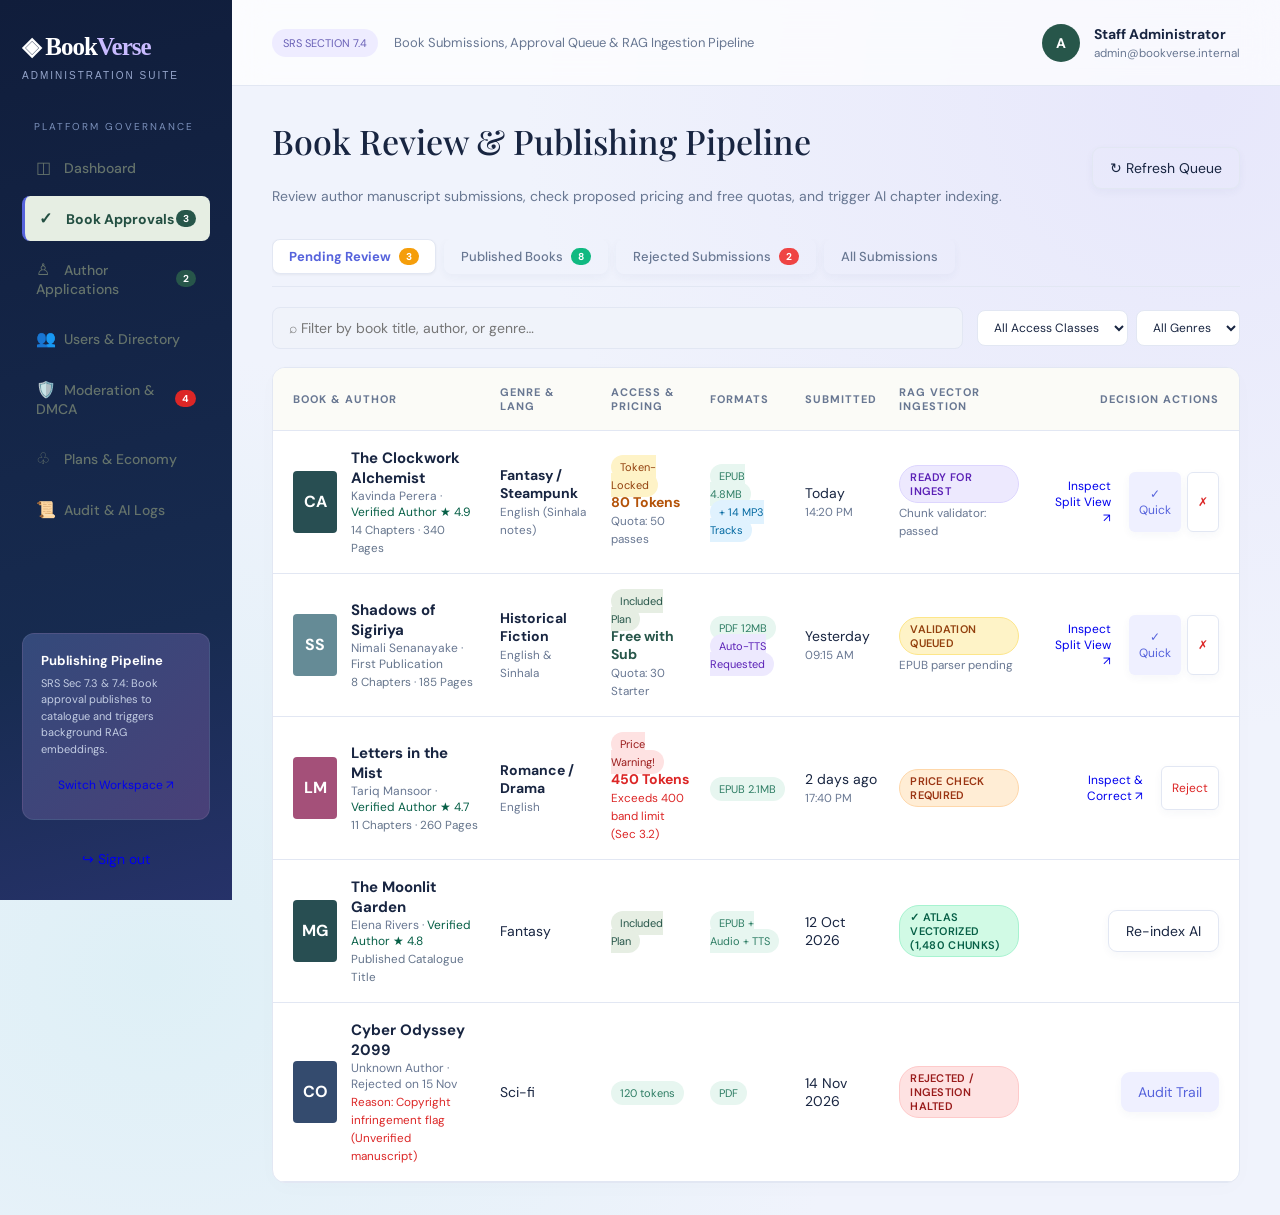
<file: admin-books-queue.html>
<!doctype html>
<html lang="en">
<head>
  <meta charset="utf-8">
  <meta name="viewport" content="width=device-width, initial-scale=1">
  <title>Book Approvals & Ingestion Queue · BookVerse Admin</title>
  <link rel="stylesheet" href="styles.css">
  <link rel="stylesheet" href="admin-wireframes.css">
</head>
<body data-workspace="Admin">
  <div class="layout">
    <!-- Sidebar -->
    <aside class="sidebar">
      <div class="brand">
        ◈ Book<span>Verse</span>
        <small>ADMINISTRATION SUITE</small>
      </div>

      <div>
        <p class="navlabel">PLATFORM GOVERNANCE</p>
        <nav style="display: grid; gap: 6px;">
          <a href="admin-dashboard.html" class="admin-nav-item">
            <span><span class="icon">◫</span> Dashboard</span>
          </a>
          <a href="admin-books-queue.html" class="admin-nav-item active">
            <span><span class="icon">✓</span> Book Approvals</span>
            <span class="nav-counter">3</span>
          </a>
          <a href="admin-author-applications.html" class="admin-nav-item">
            <span><span class="icon">♙</span> Author Applications</span>
            <span class="nav-counter">2</span>
          </a>
          <a href="admin-users-list.html" class="admin-nav-item">
            <span><span class="icon">👥</span> Users & Directory</span>
          </a>
          <a href="admin-moderation.html" class="admin-nav-item">
            <span><span class="icon">🛡️</span> Moderation & DMCA</span>
            <span class="nav-counter alert">4</span>
          </a>
          <a href="admin-plans-economy.html" class="admin-nav-item">
            <span><span class="icon">♧</span> Plans & Economy</span>
          </a>
          <a href="admin-audit-logs.html" class="admin-nav-item">
            <span><span class="icon">📜</span> Audit & AI Logs</span>
          </a>
        </nav>
      </div>

      <div class="bottom">
        <h3 style="font-size: 13px; margin-bottom: 6px;">Publishing Pipeline</h3>
        <p class="muted" style="font-size: 11px; line-height: 1.5; margin-bottom: 12px;">SRS Sec 7.3 & 7.4: Book approval publishes to catalogue and triggers background RAG embeddings.</p>
        <a href="index.html" class="button outline" style="display: block; text-align: center; text-decoration: none; padding: 8px 12px; font-size: 12px;">Switch Workspace ↗</a>
      </div>

      <a href="index.html" class="button outline" style="text-align: center; text-decoration: none;">↪ Sign out</a>
    </aside>

    <!-- Main -->
    <main>
      <header class="topbar">
        <div style="display: flex; align-items: center; gap: 16px;">
          <span class="pill">SRS SECTION 7.4</span>
          <span style="font-size: 13px; color: var(--muted);">Book Submissions, Approval Queue & RAG Ingestion Pipeline</span>
        </div>

        <div style="display: flex; align-items: center; gap: 20px;">
          <div class="profile">
            <span class="avatar" style="background: #27564a; color: #fff;">A</span>
            <div>
              <strong>Staff Administrator</strong><br>
              <small>admin@bookverse.internal</small>
            </div>
          </div>
        </div>
      </header>

      <div class="content">
        <div class="row welcome" style="margin-bottom: 20px;">
          <div>
            <h1>Book Review & Publishing Pipeline</h1>
            <p>Review author manuscript submissions, check proposed pricing and free quotas, and trigger AI chapter indexing.</p>
          </div>
          <div style="display: flex; gap: 10px;">
            <button class="outline" onclick="showToast('Queue refreshed from MongoDB replica set')">↻ Refresh Queue</button>
          </div>
        </div>

        <!-- Filter Tabs -->
        <div class="admin-tabs">
          <button class="admin-tab active" data-tab="pending">Pending Review <span class="nav-counter" style="background: #f59e0b; color: #fff;">3</span></button>
          <button class="admin-tab" data-tab="published">Published Books <span class="nav-counter" style="background: #10b981; color: #fff;">8</span></button>
          <button class="admin-tab" data-tab="rejected">Rejected Submissions <span class="nav-counter" style="background: #ef4444; color: #fff;">2</span></button>
          <button class="admin-tab" data-tab="all">All Submissions</button>
        </div>

        <!-- Search & Filter Bar -->
        <div class="table-filter-bar">
          <input type="search" class="search table-search" id="bookSearchInput" placeholder="⌕ Filter by book title, author, or genre…" oninput="filterBooksTable()">
          <div class="table-actions">
            <select id="accessFilter" onchange="filterBooksTable()" style="padding: 8px 12px; font-size: 12px;">
              <option value="">All Access Classes</option>
              <option value="Included">Included</option>
              <option value="Token-Locked">Token-Locked</option>
            </select>
            <select id="genreFilter" onchange="filterBooksTable()" style="padding: 8px 12px; font-size: 12px;">
              <option value="">All Genres</option>
              <option value="Fantasy">Fantasy</option>
              <option value="Fiction">Fiction</option>
              <option value="Romance">Romance</option>
              <option value="Sci-fi">Sci-fi</option>
              <option value="History">History</option>
            </select>
          </div>
        </div>

        <!-- Books Table -->
        <section class="card" style="padding: 0; overflow: hidden;">
          <table style="width: 100%; border-collapse: collapse;">
            <thead>
              <tr style="background: #fbfbf7;">
                <th style="padding-left: 20px;">Book & Author</th>
                <th>Genre & Lang</th>
                <th>Access & Pricing</th>
                <th>Formats</th>
                <th>Submitted</th>
                <th>RAG Vector Ingestion</th>
                <th style="text-align: right; padding-right: 20px;">Decision Actions</th>
              </tr>
            </thead>
            <tbody id="booksTableBody">
              <!-- Row 1: Pending -->
              <tr data-category="pending" data-access="Token-Locked" data-genre="Fantasy">
                <td style="padding-left: 20px;">
                  <div style="display: flex; align-items: center; gap: 14px;">
                    <div style="width: 44px; height: 62px; background: #284e52; border-radius: 4px; display: grid; place-items: center; color: #fff; font-size: 16px; font-weight: bold; flex-shrink: 0;">
                      CA
                    </div>
                    <div>
                      <strong style="font-size: 15px; color: var(--ink);">The Clockwork Alchemist</strong>
                      <div class="muted" style="font-size: 12px;">Kavinda Perera · <span style="color: #065f46;">Verified Author ★ 4.9</span></div>
                      <small style="color: #64748b;">14 Chapters · 340 Pages</small>
                    </div>
                  </div>
                </td>
                <td>
                  <strong>Fantasy / Steampunk</strong><br>
                  <small class="muted">English (Sinhala notes)</small>
                </td>
                <td>
                  <span class="badge" style="background: #fef3c7; color: #92400e;">Token-Locked</span><br>
                  <strong style="color: #b45309;">80 Tokens</strong><br>
                  <small class="muted">Quota: 50 passes</small>
                </td>
                <td>
                  <span class="badge">EPUB 4.8MB</span><br>
                  <span class="badge" style="background: #e0f2fe; color: #0369a1; margin-top: 3px;">+ 14 MP3 Tracks</span>
                </td>
                <td>
                  Today<br>
                  <small class="muted">14:20 PM</small>
                </td>
                <td>
                  <span class="admin-badge badge-ai">Ready for Ingest</span><br>
                  <small class="muted">Chunk validator: passed</small>
                </td>
                <td style="text-align: right; padding-right: 20px;">
                  <div class="action-btn-group">
                    <a href="admin-book-detail-review.html" class="button" style="text-decoration: none; padding: 6px 12px; font-size: 12px;">Inspect Split View ↗</a>
                    <button class="light" onclick="quickApproveBook('The Clockwork Alchemist', this)" style="padding: 6px 10px; font-size: 12px;" title="Approve immediately">✓ Quick</button>
                    <button class="outline" onclick="openRejectModal('The Clockwork Alchemist')" style="padding: 6px 10px; font-size: 12px; color: #dc2626;">✗</button>
                  </div>
                </td>
              </tr>

              <!-- Row 2: Pending -->
              <tr data-category="pending" data-access="Included" data-genre="History">
                <td style="padding-left: 20px;">
                  <div style="display: flex; align-items: center; gap: 14px;">
                    <div style="width: 44px; height: 62px; background: #658b96; border-radius: 4px; display: grid; place-items: center; color: #fff; font-size: 16px; font-weight: bold; flex-shrink: 0;">
                      SS
                    </div>
                    <div>
                      <strong style="font-size: 15px; color: var(--ink);">Shadows of Sigiriya</strong>
                      <div class="muted" style="font-size: 12px;">Nimali Senanayake · <span style="color: #64748b;">First Publication</span></div>
                      <small style="color: #64748b;">8 Chapters · 185 Pages</small>
                    </div>
                  </div>
                </td>
                <td>
                  <strong>Historical Fiction</strong><br>
                  <small class="muted">English & Sinhala</small>
                </td>
                <td>
                  <span class="badge" style="background: #e6eee3; color: #27564a;">Included Plan</span><br>
                  <strong style="color: #27564a;">Free with Sub</strong><br>
                  <small class="muted">Quota: 30 Starter</small>
                </td>
                <td>
                  <span class="badge">PDF 12MB</span><br>
                  <span class="badge" style="background: #ede9fe; color: #5b21b6; margin-top: 3px;">Auto-TTS Requested</span>
                </td>
                <td>
                  Yesterday<br>
                  <small class="muted">09:15 AM</small>
                </td>
                <td>
                  <span class="admin-badge badge-pending">Validation Queued</span><br>
                  <small class="muted">EPUB parser pending</small>
                </td>
                <td style="text-align: right; padding-right: 20px;">
                  <div class="action-btn-group">
                    <a href="admin-book-detail-review.html" class="button" style="text-decoration: none; padding: 6px 12px; font-size: 12px;">Inspect Split View ↗</a>
                    <button class="light" onclick="quickApproveBook('Shadows of Sigiriya', this)" style="padding: 6px 10px; font-size: 12px;">✓ Quick</button>
                    <button class="outline" onclick="openRejectModal('Shadows of Sigiriya')" style="padding: 6px 10px; font-size: 12px; color: #dc2626;">✗</button>
                  </div>
                </td>
              </tr>

              <!-- Row 3: Pending with Price Flag -->
              <tr data-category="pending" data-access="Token-Locked" data-genre="Romance">
                <td style="padding-left: 20px;">
                  <div style="display: flex; align-items: center; gap: 14px;">
                    <div style="width: 44px; height: 62px; background: #a45079; border-radius: 4px; display: grid; place-items: center; color: #fff; font-size: 16px; font-weight: bold; flex-shrink: 0;">
                      LM
                    </div>
                    <div>
                      <strong style="font-size: 15px; color: var(--ink);">Letters in the Mist</strong>
                      <div class="muted" style="font-size: 12px;">Tariq Mansoor · <span style="color: #065f46;">Verified Author ★ 4.7</span></div>
                      <small style="color: #64748b;">11 Chapters · 260 Pages</small>
                    </div>
                  </div>
                </td>
                <td>
                  <strong>Romance / Drama</strong><br>
                  <small class="muted">English</small>
                </td>
                <td>
                  <span class="badge" style="background: #fee2e2; color: #991b1b;">Price Warning!</span><br>
                  <strong style="color: #dc2626;">450 Tokens</strong><br>
                  <small style="color: #dc2626;">Exceeds 400 band limit (Sec 3.2)</small>
                </td>
                <td>
                  <span class="badge">EPUB 2.1MB</span>
                </td>
                <td>
                  2 days ago<br>
                  <small class="muted">17:40 PM</small>
                </td>
                <td>
                  <span class="admin-badge badge-warning">Price Check Required</span>
                </td>
                <td style="text-align: right; padding-right: 20px;">
                  <div class="action-btn-group">
                    <a href="admin-book-detail-review.html" class="button" style="text-decoration: none; padding: 6px 12px; font-size: 12px;">Inspect & Correct ↗</a>
                    <button class="outline" onclick="openRejectModal('Letters in the Mist')" style="padding: 6px 10px; font-size: 12px; color: #dc2626;">Reject</button>
                  </div>
                </td>
              </tr>

              <!-- Row 4: Published -->
              <tr data-category="published" data-access="Included" data-genre="Fantasy">
                <td style="padding-left: 20px;">
                  <div style="display: flex; align-items: center; gap: 14px;">
                    <div style="width: 44px; height: 62px; background: #284e52; border-radius: 4px; display: grid; place-items: center; color: #fff; font-size: 16px; font-weight: bold; flex-shrink: 0;">
                      MG
                    </div>
                    <div>
                      <strong style="font-size: 15px; color: var(--ink);">The Moonlit Garden</strong>
                      <div class="muted" style="font-size: 12px;">Elena Rivers · <span style="color: #065f46;">Verified Author ★ 4.8</span></div>
                      <small style="color: #64748b;">Published Catalogue Title</small>
                    </div>
                  </div>
                </td>
                <td>Fantasy</td>
                <td><span class="badge" style="background: #e6eee3; color: #27564a;">Included Plan</span></td>
                <td><span class="badge">EPUB + Audio + TTS</span></td>
                <td>12 Oct 2026</td>
                <td><span class="admin-badge badge-approved">✓ Atlas Vectorized (1,480 chunks)</span></td>
                <td style="text-align: right; padding-right: 20px;">
                  <button class="outline" onclick="showToast('Re-indexing vector embeddings for The Moonlit Garden...')">Re-index AI</button>
                </td>
              </tr>

              <!-- Row 5: Rejected -->
              <tr data-category="rejected" data-access="Token-Locked" data-genre="Sci-fi">
                <td style="padding-left: 20px;">
                  <div style="display: flex; align-items: center; gap: 14px;">
                    <div style="width: 44px; height: 62px; background: #344b6e; border-radius: 4px; display: grid; place-items: center; color: #fff; font-size: 16px; font-weight: bold; flex-shrink: 0;">
                      CO
                    </div>
                    <div>
                      <strong style="font-size: 15px; color: var(--ink);">Cyber Odyssey 2099</strong>
                      <div class="muted" style="font-size: 12px;">Unknown Author · Rejected on 15 Nov</div>
                      <small style="color: #dc2626;">Reason: Copyright infringement flag (Unverified manuscript)</small>
                    </div>
                  </div>
                </td>
                <td>Sci-fi</td>
                <td><span class="badge">120 tokens</span></td>
                <td><span class="badge">PDF</span></td>
                <td>14 Nov 2026</td>
                <td><span class="admin-badge badge-rejected">Rejected / Ingestion Halted</span></td>
                <td style="text-align: right; padding-right: 20px;">
                  <button class="light" onclick="showToast('Viewing archived rejection audit logs')">Audit Trail</button>
                </td>
              </tr>
            </tbody>
          </table>
        </section>
      </div>
    </main>
  </div>

  <!-- Rejection Modal Dialog with Mandatory Feedback -->
  <div class="modal-overlay" id="rejectModal">
    <div class="modal-card">
      <div class="modal-header">
        <h3>Reject Book Submission</h3>
        <button class="modal-close" onclick="closeModal('rejectModal')">×</button>
      </div>
      <div class="modal-body">
        <p style="margin-bottom: 16px; line-height: 1.6;">
          SRS Section 7.4 requires a <strong>mandatory rejection reason</strong>. This note will be recorded in the audit log and dispatched to the author's notification center.
        </p>

        <form id="rejectionForm" onsubmit="submitRejection(event)">
          <input type="hidden" id="rejectBookTitle">

          <label style="margin-bottom: 14px;">
            Target Book Title
            <input type="text" id="displayBookTitle" readonly style="background: #f1f5f9; font-weight: bold;">
          </label>

          <label style="margin-bottom: 14px;">
            Primary Rejection Reason Category (Mandatory)
            <select id="rejectionCategory" required>
              <option value="">-- Choose Category --</option>
              <option value="copyright">Potential Copyright / Plagiarism Concern (Sec 8.7)</option>
              <option value="pricing">Token Price Exceeds 40–400 Band (Sec 3.2)</option>
              <option value="formatting">Severe File Formatting / Parsing Errors</option>
              <option value="content_policy">Violation of Community Guidelines / Explicit Content</option>
              <option value="audio_mismatch">Audio Narration Desynchronised with Text</option>
            </select>
          </label>

          <label style="margin-bottom: 14px;">
            Detailed Actionable Feedback for the Author (Mandatory, min 20 chars)
            <textarea id="rejectionNotes" rows="4" required minlength="20" placeholder="Explain clearly what corrections the author needs to make before resubmitting..."></textarea>
          </label>

          <div style="background: #fef2f2; border: 1px solid #fee2e2; border-radius: 8px; padding: 12px; font-size: 12px; color: #991b1b;">
            ⚠ <strong>System consequence:</strong> Book status becomes <code>Rejected</code>, author will be notified to correct and resubmit, and background RAG embedding job is cancelled.
          </div>

          <div class="modal-footer" style="padding: 16px 0 0 0; background: transparent;">
            <button type="button" class="outline" onclick="closeModal('rejectModal')">Cancel</button>
            <button type="submit" style="background: #dc2626;">Confirm Rejection & Send Feedback</button>
          </div>
        </form>
      </div>
    </div>
  </div>

  <div id="toast" role="status"></div>
  <script src="admin-wireframes.js"></script>
  <script>
    function openRejectModal(title) {
      document.getElementById('rejectBookTitle').value = title;
      document.getElementById('displayBookTitle').value = title;
      openModal('rejectModal');
    }

    function submitRejection(e) {
      e.preventDefault();
      const title = document.getElementById('rejectBookTitle').value;
      const category = document.getElementById('rejectionCategory').value;
      const notes = document.getElementById('rejectionNotes').value;
      closeModal('rejectModal');
      showToast(`Book "${title}" rejected. Feedback dispatched to author.`, 'error');
    }

    function quickApproveBook(title, btn) {
      btn.closest('tr').dataset.category = 'published';
      const statusBadge = btn.closest('tr').querySelector('.badge-ai');
      if (statusBadge) {
        statusBadge.className = 'admin-badge badge-approved';
        statusBadge.innerHTML = '✓ Ingestion Triggered';
      }
      showToast(`Book "${title}" approved! Published to catalogue & RAG chunking initiated.`);
    }

    function filterBooksTable() {
      const q = document.getElementById('bookSearchInput').value.toLowerCase();
      const access = document.getElementById('accessFilter').value;
      const genre = document.getElementById('genreFilter').value;

      document.querySelectorAll('#booksTableBody tr').forEach(row => {
        const text = row.innerText.toLowerCase();
        const rowAccess = row.dataset.access || '';
        const rowGenre = row.dataset.genre || '';

        const matchesQuery = !q || text.includes(q);
        const matchesAccess = !access || rowAccess === access;
        const matchesGenre = !genre || rowGenre === genre;

        row.style.display = (matchesQuery && matchesAccess && matchesGenre) ? '' : 'none';
      });
    }
  </script>
</body>
</html>
</file>
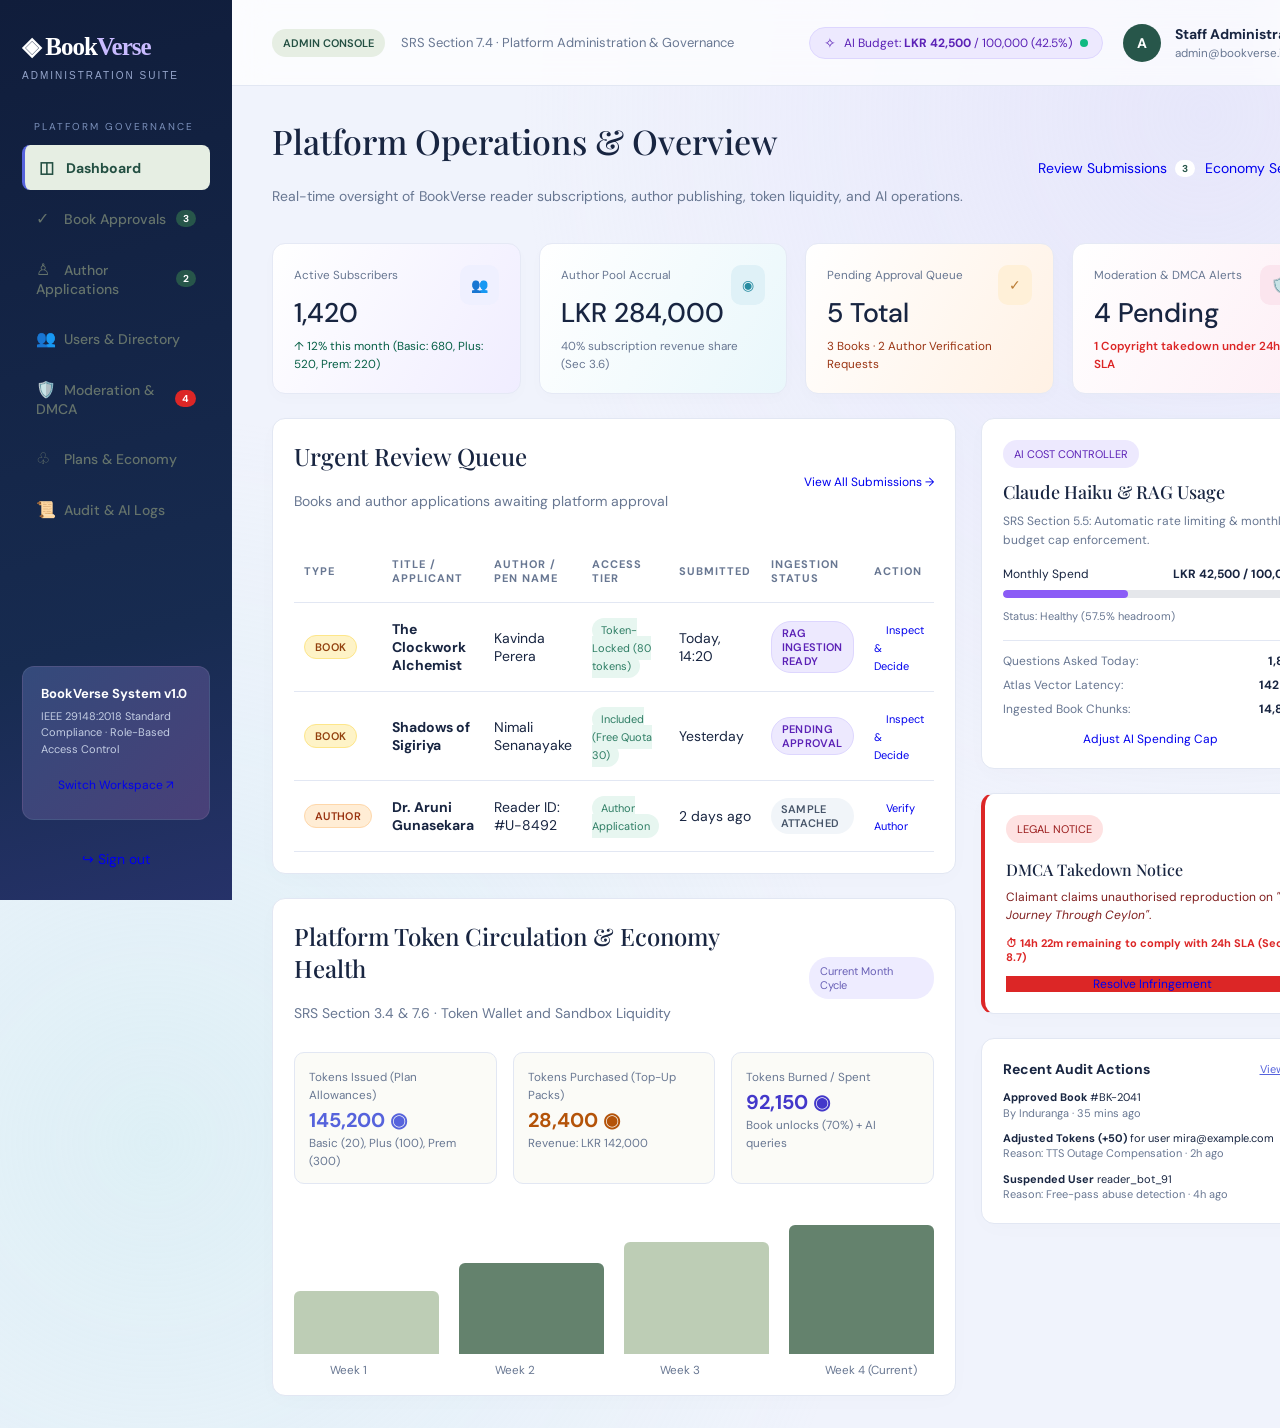
<file: admin-dashboard.html>
<!doctype html>
<html lang="en">
<head>
  <meta charset="utf-8">
  <meta name="viewport" content="width=device-width, initial-scale=1">
  <title>BookVerse Admin · Platform Command Center</title>
  <link rel="stylesheet" href="styles.css">
  <link rel="stylesheet" href="admin-wireframes.css">
</head>
<body data-workspace="Admin">
  <div class="layout">
    <!-- Persistent Admin Sidebar -->
    <aside class="sidebar">
      <div class="brand">
        ◈ Book<span>Verse</span>
        <small>ADMINISTRATION SUITE</small>
      </div>

      <div>
        <p class="navlabel">PLATFORM GOVERNANCE</p>
        <nav style="display: grid; gap: 6px;">
          <a href="admin-dashboard.html" class="admin-nav-item active">
            <span><span class="icon">◫</span> Dashboard</span>
          </a>
          <a href="admin-books-queue.html" class="admin-nav-item">
            <span><span class="icon">✓</span> Book Approvals</span>
            <span class="nav-counter">3</span>
          </a>
          <a href="admin-author-applications.html" class="admin-nav-item">
            <span><span class="icon">♙</span> Author Applications</span>
            <span class="nav-counter">2</span>
          </a>
          <a href="admin-users-list.html" class="admin-nav-item">
            <span><span class="icon">👥</span> Users & Directory</span>
          </a>
          <a href="admin-moderation.html" class="admin-nav-item">
            <span><span class="icon">🛡️</span> Moderation & DMCA</span>
            <span class="nav-counter alert">4</span>
          </a>
          <a href="admin-plans-economy.html" class="admin-nav-item">
            <span><span class="icon">♧</span> Plans & Economy</span>
          </a>
          <a href="admin-audit-logs.html" class="admin-nav-item">
            <span><span class="icon">📜</span> Audit & AI Logs</span>
          </a>
        </nav>
      </div>

      <div class="bottom">
        <h3 style="font-size: 13px; margin-bottom: 6px;">BookVerse System v1.0</h3>
        <p class="muted" style="font-size: 11px; line-height: 1.5; margin-bottom: 12px;">IEEE 29148:2018 Standard Compliance · Role-Based Access Control</p>
        <a href="index.html" class="button outline" style="display: block; text-align: center; text-decoration: none; padding: 8px 12px; font-size: 12px;">Switch Workspace ↗</a>
      </div>

      <a href="index.html" class="button outline" style="text-align: center; text-decoration: none;">↪ Sign out</a>
    </aside>

    <!-- Main Content Area -->
    <main>
      <!-- Topbar -->
      <header class="topbar">
        <div style="display: flex; align-items: center; gap: 16px;">
          <span class="pill" style="background: #e6eee3; color: #234f42; font-weight: 600;">ADMIN CONSOLE</span>
          <span style="font-size: 13px; color: var(--muted);">SRS Section 7.4 · Platform Administration & Governance</span>
        </div>

        <div style="display: flex; align-items: center; gap: 20px;">
          <!-- AI Budget Monitor Pill -->
          <div style="background: #ede9fe; border: 1px solid #ddd6fe; border-radius: 20px; padding: 6px 14px; font-size: 12px; color: #5b21b6; display: flex; align-items: center; gap: 8px;">
            <span style="font-size: 14px;">✧</span>
            <span>AI Budget: <strong>LKR 42,500</strong> / 100,000 (42.5%)</span>
            <span style="display: inline-block; width: 8px; height: 8px; border-radius: 50%; background: #10b981;" title="AI Service Operational"></span>
          </div>

          <div class="profile">
            <span class="avatar" style="background: #27564a; color: #fff;">A</span>
            <div>
              <strong>Staff Administrator</strong><br>
              <small>admin@bookverse.internal</small>
            </div>
          </div>
        </div>
      </header>

      <div class="content">
        <!-- Hero Header -->
        <div class="row welcome" style="margin-bottom: 24px;">
          <div>
            <h1>Platform Operations & Overview</h1>
            <p>Real-time oversight of BookVerse reader subscriptions, author publishing, token liquidity, and AI operations.</p>
          </div>
          <div style="display: flex; gap: 10px;">
            <a href="admin-books-queue.html" class="button" style="text-decoration: none; display: inline-flex; align-items: center; gap: 8px;">
              <span>Review Submissions</span>
              <span class="nav-counter" style="background: #fff; color: #27564a;">3</span>
            </a>
            <a href="admin-plans-economy.html" class="button outline" style="text-decoration: none;">Economy Settings</a>
          </div>
        </div>

        <!-- Metric KPI Cards -->
        <div class="stats" style="grid-template-columns: repeat(4, 1fr);">
          <div class="stat">
            <span class="icon">👥</span>
            <small>Active Subscribers</small>
            <strong>1,420</strong>
            <small style="color: #065f46;">↑ 12% this month (Basic: 680, Plus: 520, Prem: 220)</small>
          </div>

          <div class="stat">
            <span class="icon">◉</span>
            <small>Author Pool Accrual</small>
            <strong>LKR 284,000</strong>
            <small>40% subscription revenue share (Sec 3.6)</small>
          </div>

          <div class="stat">
            <span class="icon">✓</span>
            <small>Pending Approval Queue</small>
            <strong>5 Total</strong>
            <small style="color: #9a3412;">3 Books · 2 Author Verification Requests</small>
          </div>

          <div class="stat">
            <span class="icon">🛡️</span>
            <small>Moderation & DMCA Alerts</small>
            <strong>4 Pending</strong>
            <small style="color: #dc2626; font-weight: 600;">1 Copyright takedown under 24h SLA</small>
          </div>
        </div>

        <!-- Two Column Operational Layout -->
        <div class="twocol" style="grid-template-columns: 1fr 340px; margin-top: 24px;">
          <div>
            <!-- Priority Action Table: Submissions Needing Review -->
            <section class="card" style="margin-bottom: 24px;">
              <div class="row" style="margin-bottom: 16px;">
                <div>
                  <h2>Urgent Review Queue</h2>
                  <p class="muted">Books and author applications awaiting platform approval</p>
                </div>
                <a href="admin-books-queue.html" class="button light" style="text-decoration: none; font-size: 12px;">View All Submissions →</a>
              </div>

              <table>
                <thead>
                  <tr>
                    <th>Type</th>
                    <th>Title / Applicant</th>
                    <th>Author / Pen Name</th>
                    <th>Access Tier</th>
                    <th>Submitted</th>
                    <th>Ingestion Status</th>
                    <th>Action</th>
                  </tr>
                </thead>
                <tbody>
                  <tr>
                    <td><span class="admin-badge badge-pending">Book</span></td>
                    <td><strong>The Clockwork Alchemist</strong></td>
                    <td>Kavinda Perera</td>
                    <td><span class="badge">Token-Locked (80 tokens)</span></td>
                    <td>Today, 14:20</td>
                    <td><span class="admin-badge badge-ai">RAG Ingestion Ready</span></td>
                    <td>
                      <a href="admin-book-detail-review.html" class="button" style="padding: 6px 12px; font-size: 11px; text-decoration: none;">Inspect & Decide</a>
                    </td>
                  </tr>
                  <tr>
                    <td><span class="admin-badge badge-pending">Book</span></td>
                    <td><strong>Shadows of Sigiriya</strong></td>
                    <td>Nimali Senanayake</td>
                    <td><span class="badge">Included (Free Quota 30)</span></td>
                    <td>Yesterday</td>
                    <td><span class="admin-badge badge-ai">Pending Approval</span></td>
                    <td>
                      <a href="admin-book-detail-review.html" class="button" style="padding: 6px 12px; font-size: 11px; text-decoration: none;">Inspect & Decide</a>
                    </td>
                  </tr>
                  <tr>
                    <td><span class="admin-badge badge-warning">Author</span></td>
                    <td><strong>Dr. Aruni Gunasekara</strong></td>
                    <td>Reader ID: #U-8492</td>
                    <td><span class="badge">Author Application</span></td>
                    <td>2 days ago</td>
                    <td><span class="admin-badge" style="background: #f1f5f9; color: #475569;">Sample Attached</span></td>
                    <td>
                      <a href="admin-author-applications.html" class="button light" style="padding: 6px 12px; font-size: 11px; text-decoration: none;">Verify Author</a>
                    </td>
                  </tr>
                </tbody>
              </table>
            </section>

            <!-- Revenue & Economy Flow Summary -->
            <section class="card">
              <div class="row" style="margin-bottom: 16px;">
                <div>
                  <h2>Platform Token Circulation & Economy Health</h2>
                  <p class="muted">SRS Section 3.4 & 7.6 · Token Wallet and Sandbox Liquidity</p>
                </div>
                <span class="pill">Current Month Cycle</span>
              </div>

              <div style="display: grid; grid-template-columns: repeat(3, 1fr); gap: 16px; margin-bottom: 20px;">
                <div style="background: #fbfbf7; border: 1px solid var(--line); border-radius: 10px; padding: 14px;">
                  <small class="muted">Tokens Issued (Plan Allowances)</small>
                  <div style="font-size: 20px; font-weight: bold; margin-top: 4px; color: var(--green);">145,200 ◉</div>
                  <small>Basic (20), Plus (100), Prem (300)</small>
                </div>
                <div style="background: #fbfbf7; border: 1px solid var(--line); border-radius: 10px; padding: 14px;">
                  <small class="muted">Tokens Purchased (Top-Up Packs)</small>
                  <div style="font-size: 20px; font-weight: bold; margin-top: 4px; color: #b45309;">28,400 ◉</div>
                  <small>Revenue: LKR 142,000</small>
                </div>
                <div style="background: #fbfbf7; border: 1px solid var(--line); border-radius: 10px; padding: 14px;">
                  <small class="muted">Tokens Burned / Spent</small>
                  <div style="font-size: 20px; font-weight: bold; margin-top: 4px; color: #4338ca;">92,150 ◉</div>
                  <small>Book unlocks (70%) + AI queries</small>
                </div>
              </div>

              <div class="bar-chart" style="height: 140px; margin-top: 30px;">
                <div style="height: 45%;"><small>Week 1</small></div>
                <div style="height: 65%;"><small>Week 2</small></div>
                <div style="height: 80%;"><small>Week 3</small></div>
                <div style="height: 92%;"><small>Week 4 (Current)</small></div>
              </div>
            </section>
          </div>

          <!-- Sidebar Widgets: AI Health & System Alerts -->
          <aside>
            <!-- AI Cost Governance Widget -->
            <section class="card" style="margin-bottom: 24px;">
              <span class="pill" style="background: #ede9fe; color: #5b21b6; margin-bottom: 12px;">AI COST CONTROLLER</span>
              <h2 style="font-size: 18px; margin-bottom: 8px;">Claude Haiku & RAG Usage</h2>
              <p class="muted" style="font-size: 12px; line-height: 1.6;">SRS Section 5.5: Automatic rate limiting & monthly budget cap enforcement.</p>

              <div style="margin: 16px 0;">
                <div style="display: flex; justify-content: space-between; font-size: 12px; margin-bottom: 6px;">
                  <span>Monthly Spend</span>
                  <strong>LKR 42,500 / 100,000</strong>
                </div>
                <div class="admin-progress">
                  <div class="admin-progress-fill" style="width: 42.5%; background: #8b5cf6;"></div>
                </div>
                <small class="muted" style="font-size: 11px;">Status: Healthy (57.5% headroom)</small>
              </div>

              <div style="border-top: 1px solid var(--line); padding-top: 12px; font-size: 12px; display: grid; gap: 8px;">
                <div style="display: flex; justify-content: space-between;">
                  <span class="muted">Questions Asked Today:</span>
                  <strong>1,842</strong>
                </div>
                <div style="display: flex; justify-content: space-between;">
                  <span class="muted">Atlas Vector Latency:</span>
                  <strong>142 ms</strong>
                </div>
                <div style="display: flex; justify-content: space-between;">
                  <span class="muted">Ingested Book Chunks:</span>
                  <strong>14,890</strong>
                </div>
              </div>

              <a href="admin-plans-economy.html" class="button outline" style="width: 100%; text-align: center; text-decoration: none; margin-top: 14px; font-size: 12px; display: block;">Adjust AI Spending Cap</a>
            </section>

            <!-- Urgent Security / Legal SLA Alerts -->
            <section class="card" style="border-left: 4px solid #dc2626;">
              <span class="pill" style="background: #fee2e2; color: #991b1b; margin-bottom: 8px;">LEGAL NOTICE</span>
              <h2 style="font-size: 16px; margin: 8px 0;">DMCA Takedown Notice</h2>
              <p style="font-size: 12px; line-height: 1.5; color: #7f1d1d; margin-bottom: 12px;">
                Claimant claims unauthorised reproduction on <em>"A Journey Through Ceylon"</em>.
              </p>
              <div style="font-size: 11px; font-weight: bold; color: #dc2626; margin-bottom: 12px;">
                ⏱ 14h 22m remaining to comply with 24h SLA (Sec 8.7)
              </div>
              <a href="admin-moderation.html" class="button" style="background: #dc2626; width: 100%; text-align: center; text-decoration: none; font-size: 12px; display: block;">Resolve Infringement</a>
            </section>

            <!-- Quick Audit Logs Preview -->
            <section class="card" style="margin-top: 24px;">
              <div class="row" style="margin-bottom: 12px;">
                <h3 style="font-size: 14px; margin: 0;">Recent Audit Actions</h3>
                <a href="admin-audit-logs.html" style="font-size: 11px; color: var(--green);">View All</a>
              </div>
              <div style="font-size: 11px; display: grid; gap: 10px; line-height: 1.4;">
                <div>
                  <strong>Approved Book</strong> #BK-2041<br>
                  <span class="muted">By Induranga · 35 mins ago</span>
                </div>
                <div>
                  <strong>Adjusted Tokens (+50)</strong> for user mira@example.com<br>
                  <span class="muted">Reason: TTS Outage Compensation · 2h ago</span>
                </div>
                <div>
                  <strong>Suspended User</strong> reader_bot_91<br>
                  <span class="muted">Reason: Free-pass abuse detection · 4h ago</span>
                </div>
              </div>
            </section>
          </aside>
        </div>
      </div>
    </main>
  </div>

  <div id="toast" role="status"></div>
  <script src="admin-wireframes.js"></script>
</body>
</html>
</file>
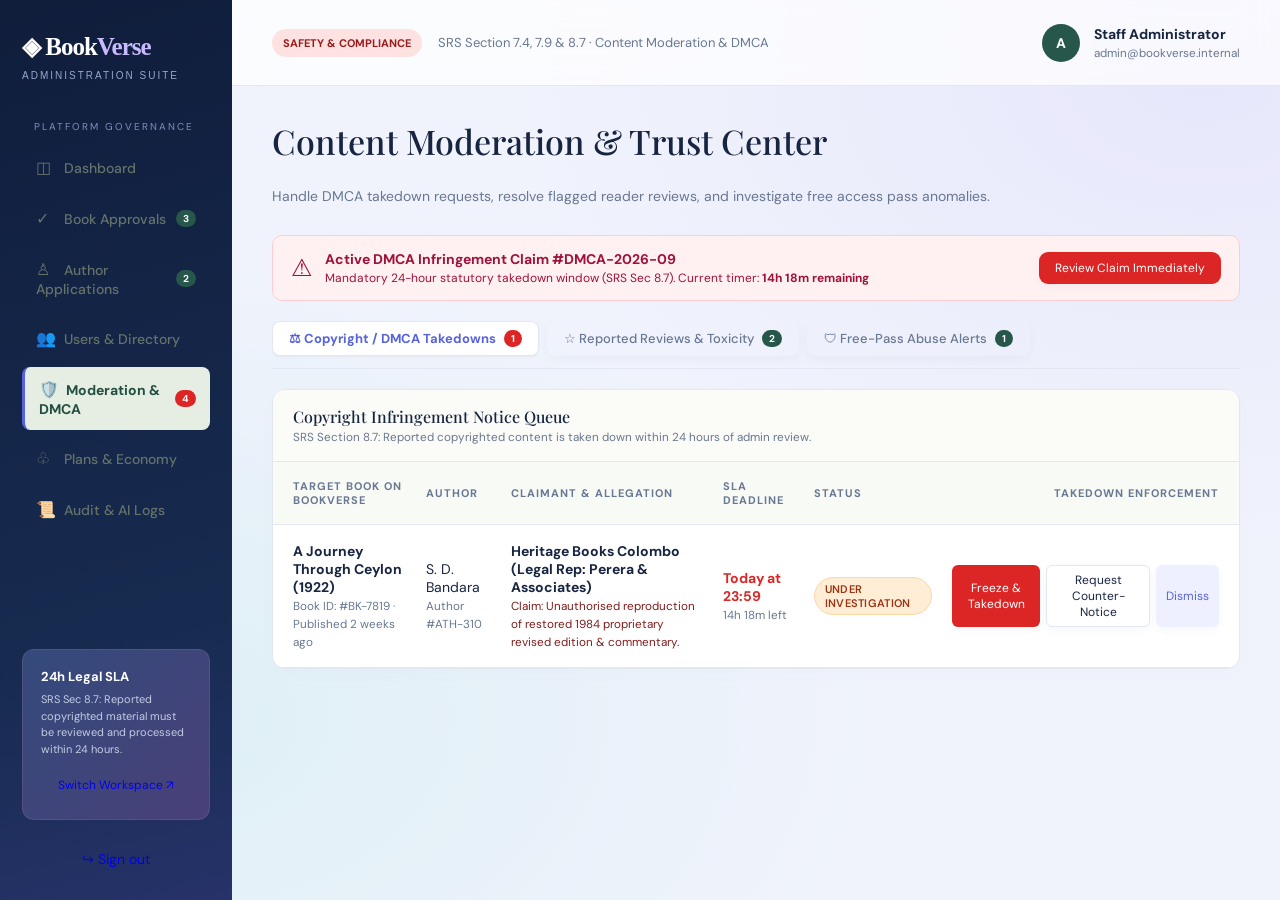
<file: admin-moderation.html>
<!doctype html>
<html lang="en">
<head>
  <meta charset="utf-8">
  <meta name="viewport" content="width=device-width, initial-scale=1">
  <title>Moderation & Legal Compliance · BookVerse Admin</title>
  <link rel="stylesheet" href="styles.css">
  <link rel="stylesheet" href="admin-wireframes.css">
</head>
<body data-workspace="Admin">
  <div class="layout">
    <!-- Sidebar -->
    <aside class="sidebar">
      <div class="brand">
        ◈ Book<span>Verse</span>
        <small>ADMINISTRATION SUITE</small>
      </div>

      <div>
        <p class="navlabel">PLATFORM GOVERNANCE</p>
        <nav style="display: grid; gap: 6px;">
          <a href="admin-dashboard.html" class="admin-nav-item">
            <span><span class="icon">◫</span> Dashboard</span>
          </a>
          <a href="admin-books-queue.html" class="admin-nav-item">
            <span><span class="icon">✓</span> Book Approvals</span>
            <span class="nav-counter">3</span>
          </a>
          <a href="admin-author-applications.html" class="admin-nav-item">
            <span><span class="icon">♙</span> Author Applications</span>
            <span class="nav-counter">2</span>
          </a>
          <a href="admin-users-list.html" class="admin-nav-item">
            <span><span class="icon">👥</span> Users & Directory</span>
          </a>
          <a href="admin-moderation.html" class="admin-nav-item active">
            <span><span class="icon">🛡️</span> Moderation & DMCA</span>
            <span class="nav-counter alert">4</span>
          </a>
          <a href="admin-plans-economy.html" class="admin-nav-item">
            <span><span class="icon">♧</span> Plans & Economy</span>
          </a>
          <a href="admin-audit-logs.html" class="admin-nav-item">
            <span><span class="icon">📜</span> Audit & AI Logs</span>
          </a>
        </nav>
      </div>

      <div class="bottom">
        <h3 style="font-size: 13px; margin-bottom: 6px;">24h Legal SLA</h3>
        <p class="muted" style="font-size: 11px; line-height: 1.5; margin-bottom: 12px;">SRS Sec 8.7: Reported copyrighted material must be reviewed and processed within 24 hours.</p>
        <a href="index.html" class="button outline" style="display: block; text-align: center; text-decoration: none; padding: 8px 12px; font-size: 12px;">Switch Workspace ↗</a>
      </div>

      <a href="index.html" class="button outline" style="text-align: center; text-decoration: none;">↪ Sign out</a>
    </aside>

    <!-- Main -->
    <main>
      <header class="topbar">
        <div style="display: flex; align-items: center; gap: 16px;">
          <span class="pill" style="background: #fee2e2; color: #991b1b; font-weight: bold;">SAFETY & COMPLIANCE</span>
          <span style="font-size: 13px; color: var(--muted);">SRS Section 7.4, 7.9 & 8.7 · Content Moderation & DMCA</span>
        </div>

        <div style="display: flex; align-items: center; gap: 20px;">
          <div class="profile">
            <span class="avatar" style="background: #27564a; color: #fff;">A</span>
            <div>
              <strong>Staff Administrator</strong><br>
              <small>admin@bookverse.internal</small>
            </div>
          </div>
        </div>
      </header>

      <div class="content">
        <div class="row welcome" style="margin-bottom: 16px;">
          <div>
            <h1>Content Moderation & Trust Center</h1>
            <p>Handle DMCA takedown requests, resolve flagged reader reviews, and investigate free access pass anomalies.</p>
          </div>
        </div>

        <!-- 24-Hour SLA Alert Banner -->
        <div class="sla-alert-banner">
          <div style="display: flex; align-items: center; gap: 12px;">
            <span style="font-size: 24px;">⚠</span>
            <div>
              <strong>Active DMCA Infringement Claim #DMCA-2026-09</strong><br>
              <span style="font-size: 12px;">Mandatory 24-hour statutory takedown window (SRS Sec 8.7). Current timer: <strong>14h 18m remaining</strong></span>
            </div>
          </div>
          <button style="background: #dc2626; color: #fff; padding: 8px 16px; font-size: 12px;" onclick="scrollToDmca()">Review Claim Immediately</button>
        </div>

        <!-- Navigation Tabs -->
        <div class="admin-tabs">
          <button class="admin-tab active" data-tab="dmca" onclick="switchModTab('dmca')">
            <span>⚖ Copyright / DMCA Takedowns</span>
            <span class="nav-counter alert">1</span>
          </button>
          <button class="admin-tab" data-tab="reviews" onclick="switchModTab('reviews')">
            <span>☆ Reported Reviews & Toxicity</span>
            <span class="nav-counter">2</span>
          </button>
          <button class="admin-tab" data-tab="fraud" onclick="switchModTab('fraud')">
            <span>🛡 Free-Pass Abuse Alerts</span>
            <span class="nav-counter">1</span>
          </button>
        </div>

        <!-- TAB 1: DMCA & Copyright Takedowns -->
        <section id="tab-dmca" class="card" style="padding: 0; overflow: hidden; margin-bottom: 24px;">
          <div style="padding: 16px 20px; background: #fbfbf7; border-bottom: 1px solid var(--line);">
            <h2 style="font-size: 16px; margin: 0;">Copyright Infringement Notice Queue</h2>
            <small class="muted">SRS Section 8.7: Reported copyrighted content is taken down within 24 hours of admin review.</small>
          </div>

          <table style="width: 100%; border-collapse: collapse;">
            <thead>
              <tr style="background: #f8faf6;">
                <th style="padding-left: 20px;">Target Book on BookVerse</th>
                <th>Author</th>
                <th>Claimant & Allegation</th>
                <th>SLA Deadline</th>
                <th>Status</th>
                <th style="text-align: right; padding-right: 20px;">Takedown Enforcement</th>
              </tr>
            </thead>
            <tbody>
              <tr id="dmca-row-1">
                <td style="padding-left: 20px;">
                  <strong style="color: var(--ink);">A Journey Through Ceylon (1922)</strong><br>
                  <small class="muted">Book ID: #BK-7819 · Published 2 weeks ago</small>
                </td>
                <td>
                  <span>S. D. Bandara</span><br>
                  <small class="muted">Author #ATH-310</small>
                </td>
                <td>
                  <strong>Heritage Books Colombo (Legal Rep: Perera & Associates)</strong><br>
                  <small style="color: #7f1d1d;">Claim: Unauthorised reproduction of restored 1984 proprietary revised edition & commentary.</small>
                </td>
                <td>
                  <strong style="color: #dc2626;">Today at 23:59</strong><br>
                  <small class="muted">14h 18m left</small>
                </td>
                <td>
                  <span class="admin-badge badge-warning" id="dmca-status-1">Under Investigation</span>
                </td>
                <td style="text-align: right; padding-right: 20px;">
                  <div class="action-btn-group">
                    <button class="button" onclick="executeTakedown('A Journey Through Ceylon', 'dmca-row-1', 'dmca-status-1')" style="background: #dc2626; padding: 6px 12px; font-size: 12px;">Freeze & Takedown</button>
                    <button class="outline" onclick="showToast('Dispatched request for counter-notice to author')" style="padding: 6px 10px; font-size: 12px;">Request Counter-Notice</button>
                    <button class="light" onclick="dismissClaim('dmca-row-1')" style="padding: 6px 10px; font-size: 12px;">Dismiss</button>
                  </div>
                </td>
              </tr>
            </tbody>
          </table>
        </section>

        <!-- TAB 2: Reported Reviews -->
        <section id="tab-reviews" class="card" style="padding: 0; overflow: hidden; display: none; margin-bottom: 24px;">
          <div style="padding: 16px 20px; background: #fbfbf7; border-bottom: 1px solid var(--line);">
            <h2 style="font-size: 16px; margin: 0;">Reported Reviews & Automated Toxicity Queue</h2>
            <small class="muted">SRS Section 7.9: Readers report abusive reviews or spoilers; admins review and moderate.</small>
          </div>

          <table style="width: 100%; border-collapse: collapse;">
            <thead>
              <tr style="background: #f8faf6;">
                <th style="padding-left: 20px;">Book & Reviewer</th>
                <th>Star Rating</th>
                <th>Review Content Excerpt</th>
                <th>Report Reason & Flags</th>
                <th>Action</th>
              </tr>
            </thead>
            <tbody>
              <!-- Review 1: Major Spoiler without Tag -->
              <tr id="review-row-1">
                <td style="padding-left: 20px;">
                  <strong>The Moonlit Garden</strong><br>
                  <small class="muted">Reviewer: anonymous_reader_04</small>
                </td>
                <td>★☆☆☆☆</td>
                <td style="max-width: 320px;">
                  <div style="font-size: 12px; line-height: 1.5; background: #fff; padding: 8px; border-radius: 6px; border: 1px solid var(--line);">
                    "Worst ending ever! Mira dies in Chapter 3 when the iron door collapses and the fox was actually the killer all along!"
                  </div>
                </td>
                <td>
                  <span class="admin-badge badge-warning">Unmarked Critical Spoiler</span><br>
                  <small class="muted">Reported by 6 readers</small>
                </td>
                <td style="text-align: right; padding-right: 20px;">
                  <div class="action-btn-group">
                    <button class="button light" onclick="hideReview('review-row-1', 'Spoiler tag applied')" style="padding: 6px 10px; font-size: 12px;">Apply Spoiler Mask</button>
                    <button class="button" onclick="deleteReview('review-row-1')" style="background: #dc2626; padding: 6px 10px; font-size: 12px;">Delete Review</button>
                    <button class="outline" onclick="dismissReviewReport('review-row-1')" style="padding: 6px 8px; font-size: 12px;">Dismiss</button>
                  </div>
                </td>
              </tr>

              <!-- Review 2: Harassment / Hate Speech -->
              <tr id="review-row-2">
                <td style="padding-left: 20px;">
                  <strong>Beyond the Stars</strong><br>
                  <small class="muted">Reviewer: troll_user_88</small>
                </td>
                <td>★☆☆☆☆</td>
                <td style="max-width: 320px;">
                  <div style="font-size: 12px; line-height: 1.5; background: #fff; padding: 8px; border-radius: 6px; border: 1px solid var(--line); color: #991b1b;">
                    "This author is completely stupid and shouldn't even be allowed in Sri Lanka. Don't read anything by this trash."
                  </div>
                </td>
                <td>
                  <span class="admin-badge badge-rejected">Toxicity Score: 0.96 (High)</span><br>
                  <small class="muted">Harassment / Policy Violation</small>
                </td>
                <td style="text-align: right; padding-right: 20px;">
                  <div class="action-btn-group">
                    <button class="button" onclick="deleteReviewAndBan('review-row-2', 'troll_user_88')" style="background: #991b1b; padding: 6px 10px; font-size: 12px;">Delete & Suspend User</button>
                    <button class="outline" onclick="dismissReviewReport('review-row-2')" style="padding: 6px 8px; font-size: 12px;">Dismiss</button>
                  </div>
                </td>
              </tr>
            </tbody>
          </table>
        </section>

        <!-- TAB 3: Free-Pass Abuse & Sybil Detection -->
        <section id="tab-fraud" class="card" style="padding: 0; overflow: hidden; display: none; margin-bottom: 24px;">
          <div style="padding: 16px 20px; background: #fbfbf7; border-bottom: 1px solid var(--line);">
            <h2 style="font-size: 16px; margin: 0;">Free Access Quota Abuse & Sybil Detection</h2>
            <small class="muted">SRS Section 7.4 & 7.7: Review flagged promotional free-pass abuse and suspicious author pool manipulation.</small>
          </div>

          <table style="width: 100%; border-collapse: collapse;">
            <thead>
              <tr style="background: #f8faf6;">
                <th style="padding-left: 20px;">Promoted Book</th>
                <th>Author</th>
                <th>Detected Anomaly Pattern</th>
                <th>Claim Volume</th>
                <th>IP / Device Fingerprint</th>
                <th style="text-align: right; padding-right: 20px;">Abuse Mitigation</th>
              </tr>
            </thead>
            <tbody>
              <tr id="fraud-row-1">
                <td style="padding-left: 20px;">
                  <strong>Whispers in the Dark</strong><br>
                  <small class="muted">Book ID: #BK-5521</small>
                </td>
                <td>
                  <span>M. Senaratne</span><br>
                  <small class="muted">Author #ATH-880</small>
                </td>
                <td>
                  <span class="admin-badge badge-rejected">Rapid Pass Claim Cluster</span><br>
                  <small style="color: #991b1b;">28 free passes claimed in 3 minutes from identical subnet. Suspected bot farm to trigger Fresh Voices boost.</small>
                </td>
                <td>
                  <strong>28 / 30 Passes</strong><br>
                  <small class="muted">93% consumed in 180s</small>
                </td>
                <td>
                  <code>192.241.142.0/24</code><br>
                  <small class="muted">Datacenter ASN proxy</small>
                </td>
                <td style="text-align: right; padding-right: 20px;">
                  <div class="action-btn-group">
                    <button class="button" onclick="invalidatePasses('fraud-row-1')" style="background: #dc2626; padding: 6px 12px; font-size: 12px;">Invalidate Passes & Block Subnet</button>
                    <button class="outline" onclick="showToast('Flagged book cleared of manipulation')" style="padding: 6px 10px; font-size: 12px;">Mark False Positive</button>
                  </div>
                </td>
              </tr>
            </tbody>
          </table>
        </section>
      </div>
    </main>
  </div>

  <div id="toast" role="status"></div>
  <script src="admin-wireframes.js"></script>
  <script>
    function switchModTab(tabName) {
      document.querySelectorAll('.admin-tab').forEach(b => b.classList.remove('active'));
      document.querySelector(`[data-tab="${tabName}"]`).classList.add('active');

      document.getElementById('tab-dmca').style.display = tabName === 'dmca' ? 'block' : 'none';
      document.getElementById('tab-reviews').style.display = tabName === 'reviews' ? 'block' : 'none';
      document.getElementById('tab-fraud').style.display = tabName === 'fraud' ? 'block' : 'none';
    }

    function scrollToDmca() {
      switchModTab('dmca');
      window.scrollTo({ top: 180, behavior: 'smooth' });
    }

    function executeTakedown(bookTitle, rowId, statusId) {
      if (confirm(`Execute immediate 24h statutory takedown on "${bookTitle}"? The book will be unpublished and existing access frozen.`)) {
        document.getElementById(statusId).className = 'admin-badge badge-rejected';
        document.getElementById(statusId).innerText = 'Takedown Executed';
        const row = document.getElementById(rowId);
        row.style.background = '#fef2f2';
        showToast(`Book "${bookTitle}" taken down within 24h SLA. Audit logged and author notified.`, 'error');
      }
    }

    function dismissClaim(rowId) {
      document.getElementById(rowId).remove();
      showToast('DMCA claim dismissed as unsubstantiated.');
    }

    function hideReview(rowId, action) {
      document.getElementById(rowId).style.opacity = '0.5';
      showToast(`Review updated: ${action}.`);
    }

    function deleteReview(rowId) {
      document.getElementById(rowId).remove();
      showToast('Review removed from BookVerse catalogue.');
    }

    function deleteReviewAndBan(rowId, user) {
      document.getElementById(rowId).remove();
      showToast(`Review purged and account "${user}" suspended for severe harassment.`, 'error');
    }

    function invalidatePasses(rowId) {
      document.getElementById(rowId).remove();
      showToast('28 fraudulent passes revoked and proxy IP range blacklisted from Free Quota.');
    }
  </script>
</body>
</html>
</file>
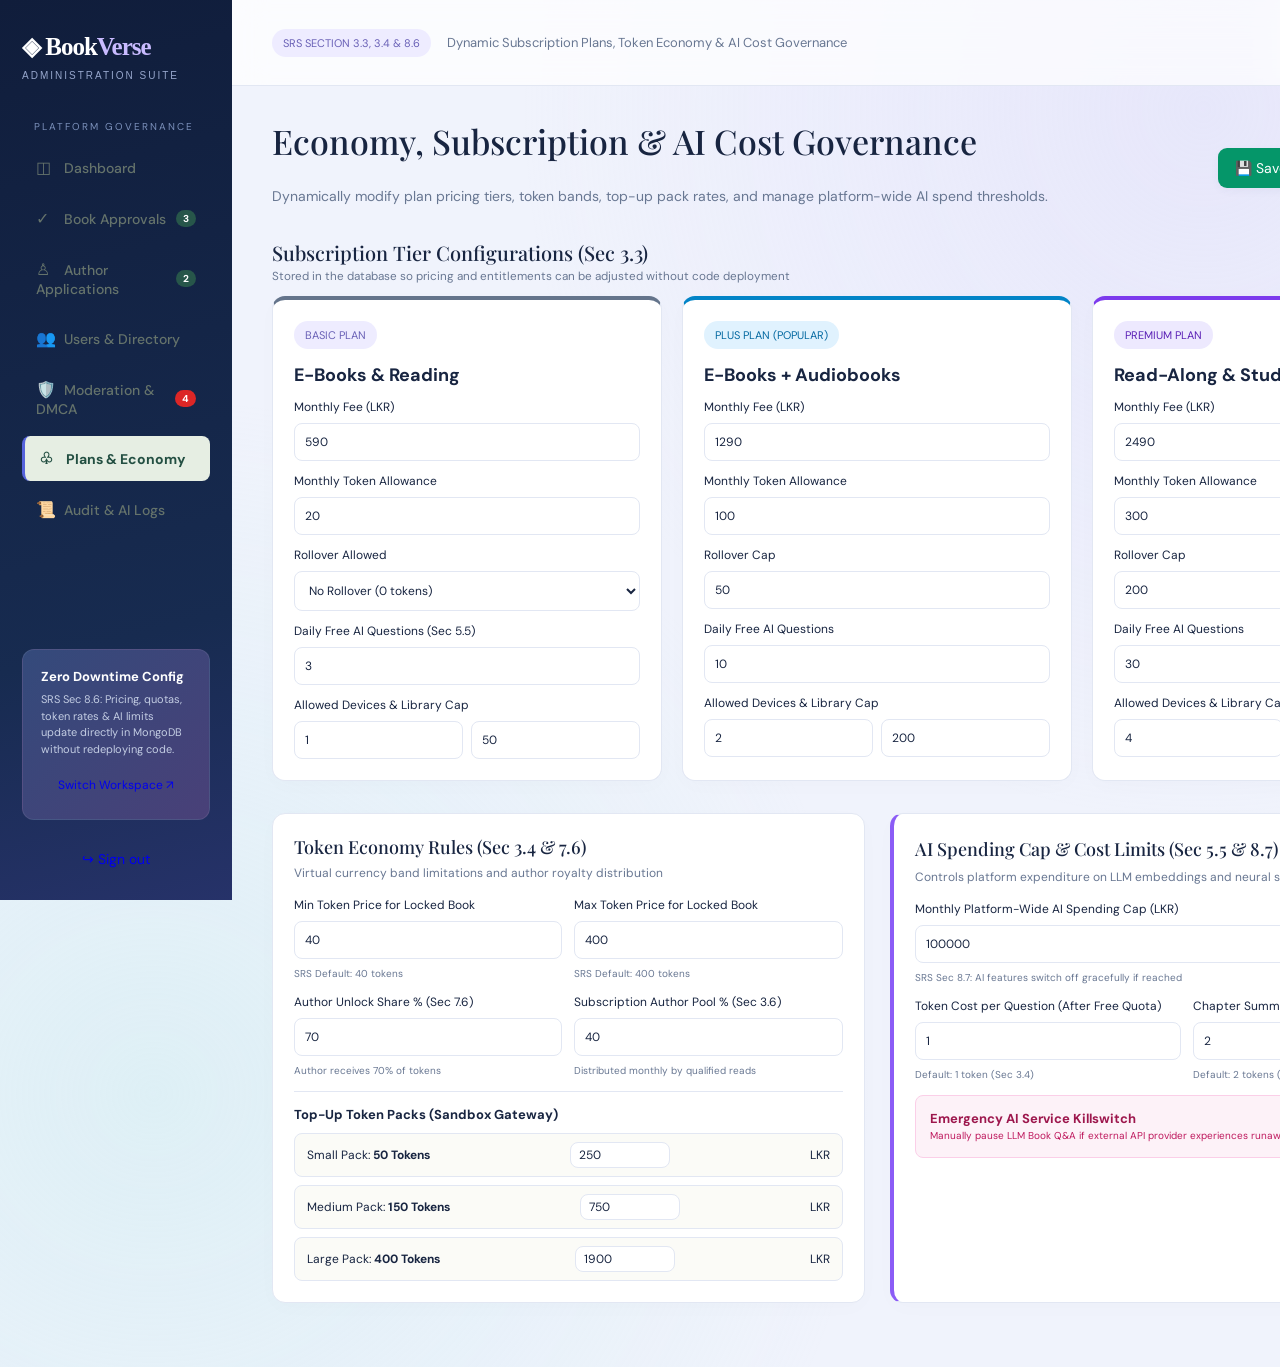
<file: admin-plans-economy.html>
<!doctype html>
<html lang="en">
<head>
  <meta charset="utf-8">
  <meta name="viewport" content="width=device-width, initial-scale=1">
  <title>Plans, Token Economy & AI Governance · BookVerse Admin</title>
  <link rel="stylesheet" href="styles.css">
  <link rel="stylesheet" href="admin-wireframes.css">
</head>
<body data-workspace="Admin">
  <div class="layout">
    <!-- Sidebar -->
    <aside class="sidebar">
      <div class="brand">
        ◈ Book<span>Verse</span>
        <small>ADMINISTRATION SUITE</small>
      </div>

      <div>
        <p class="navlabel">PLATFORM GOVERNANCE</p>
        <nav style="display: grid; gap: 6px;">
          <a href="admin-dashboard.html" class="admin-nav-item">
            <span><span class="icon">◫</span> Dashboard</span>
          </a>
          <a href="admin-books-queue.html" class="admin-nav-item">
            <span><span class="icon">✓</span> Book Approvals</span>
            <span class="nav-counter">3</span>
          </a>
          <a href="admin-author-applications.html" class="admin-nav-item">
            <span><span class="icon">♙</span> Author Applications</span>
            <span class="nav-counter">2</span>
          </a>
          <a href="admin-users-list.html" class="admin-nav-item">
            <span><span class="icon">👥</span> Users & Directory</span>
          </a>
          <a href="admin-moderation.html" class="admin-nav-item">
            <span><span class="icon">🛡️</span> Moderation & DMCA</span>
            <span class="nav-counter alert">4</span>
          </a>
          <a href="admin-plans-economy.html" class="admin-nav-item active">
            <span><span class="icon">♧</span> Plans & Economy</span>
          </a>
          <a href="admin-audit-logs.html" class="admin-nav-item">
            <span><span class="icon">📜</span> Audit & AI Logs</span>
          </a>
        </nav>
      </div>

      <div class="bottom">
        <h3 style="font-size: 13px; margin-bottom: 6px;">Zero Downtime Config</h3>
        <p class="muted" style="font-size: 11px; line-height: 1.5; margin-bottom: 12px;">SRS Sec 8.6: Pricing, quotas, token rates & AI limits update directly in MongoDB without redeploying code.</p>
        <a href="index.html" class="button outline" style="display: block; text-align: center; text-decoration: none; padding: 8px 12px; font-size: 12px;">Switch Workspace ↗</a>
      </div>

      <a href="index.html" class="button outline" style="text-align: center; text-decoration: none;">↪ Sign out</a>
    </aside>

    <!-- Main -->
    <main>
      <header class="topbar">
        <div style="display: flex; align-items: center; gap: 16px;">
          <span class="pill">SRS SECTION 3.3, 3.4 & 8.6</span>
          <span style="font-size: 13px; color: var(--muted);">Dynamic Subscription Plans, Token Economy & AI Cost Governance</span>
        </div>

        <div style="display: flex; align-items: center; gap: 20px;">
          <div class="profile">
            <span class="avatar" style="background: #27564a; color: #fff;">A</span>
            <div>
              <strong>Staff Administrator</strong><br>
              <small>admin@bookverse.internal</small>
            </div>
          </div>
        </div>
      </header>

      <div class="content">
        <div class="row welcome" style="margin-bottom: 20px;">
          <div>
            <h1>Economy, Subscription & AI Cost Governance</h1>
            <p>Dynamically modify plan pricing tiers, token bands, top-up pack rates, and manage platform-wide AI spend thresholds.</p>
          </div>
          <button onclick="saveAllConfigurations()" style="background: #059669; display: flex; align-items: center; gap: 8px;">
            <span>💾 Save Live Platform Configuration</span>
          </button>
        </div>

        <!-- Section 1: Three Subscription Plans -->
        <div style="margin-bottom: 32px;">
          <div class="row" style="margin-bottom: 12px;">
            <div>
              <h2 style="font-size: 20px; margin: 0;">Subscription Tier Configurations (Sec 3.3)</h2>
              <small class="muted">Stored in the database so pricing and entitlements can be adjusted without code deployment</small>
            </div>
            <span class="pill">Three Categories</span>
          </div>

          <div style="display: grid; grid-template-columns: repeat(3, 1fr); gap: 20px;">
            <!-- Plan 1: Basic -->
            <div class="card" style="border-top: 4px solid #64748b;">
              <span class="pill" style="margin-bottom: 10px;">BASIC PLAN</span>
              <h3 style="font-size: 18px; margin: 4px 0 12px;">E-Books & Reading</h3>
              
              <div style="display: grid; gap: 12px; font-size: 12px;">
                <label>
                  Monthly Fee (LKR)
                  <input type="number" id="basicPrice" value="590" required>
                </label>
                <label>
                  Monthly Token Allowance
                  <input type="number" id="basicTokens" value="20" required>
                </label>
                <label>
                  Rollover Allowed
                  <select id="basicRollover">
                    <option value="0" selected>No Rollover (0 tokens)</option>
                    <option value="10">Up to 10 tokens</option>
                  </select>
                </label>
                <label>
                  Daily Free AI Questions (Sec 5.5)
                  <input type="number" id="basicAiLimit" value="3" required>
                </label>
                <label>
                  Allowed Devices & Library Cap
                  <div style="display: grid; grid-template-columns: 1fr 1fr; gap: 8px;">
                    <input type="number" value="1" title="Max Devices">
                    <input type="number" value="50" title="Library Limit">
                  </div>
                </label>
              </div>
            </div>

            <!-- Plan 2: Plus -->
            <div class="card" style="border-top: 4px solid #0284c7;">
              <span class="pill" style="background: #e0f2fe; color: #0369a1; margin-bottom: 10px;">PLUS PLAN (POPULAR)</span>
              <h3 style="font-size: 18px; margin: 4px 0 12px;">E-Books + Audiobooks</h3>

              <div style="display: grid; gap: 12px; font-size: 12px;">
                <label>
                  Monthly Fee (LKR)
                  <input type="number" id="plusPrice" value="1290" required>
                </label>
                <label>
                  Monthly Token Allowance
                  <input type="number" id="plusTokens" value="100" required>
                </label>
                <label>
                  Rollover Cap
                  <input type="number" id="plusRollover" value="50" required>
                </label>
                <label>
                  Daily Free AI Questions
                  <input type="number" id="plusAiLimit" value="10" required>
                </label>
                <label>
                  Allowed Devices & Library Cap
                  <div style="display: grid; grid-template-columns: 1fr 1fr; gap: 8px;">
                    <input type="number" value="2" title="Max Devices">
                    <input type="number" value="200" title="Library Limit">
                  </div>
                </label>
              </div>
            </div>

            <!-- Plan 3: Premium -->
            <div class="card" style="border-top: 4px solid #7c3aed;">
              <span class="pill" style="background: #ede9fe; color: #5b21b6; margin-bottom: 10px;">PREMIUM PLAN</span>
              <h3 style="font-size: 18px; margin: 4px 0 12px;">Read-Along & Studio Voice</h3>

              <div style="display: grid; gap: 12px; font-size: 12px;">
                <label>
                  Monthly Fee (LKR)
                  <input type="number" id="premPrice" value="2490" required>
                </label>
                <label>
                  Monthly Token Allowance
                  <input type="number" id="premTokens" value="300" required>
                </label>
                <label>
                  Rollover Cap
                  <input type="number" id="premRollover" value="200" required>
                </label>
                <label>
                  Daily Free AI Questions
                  <input type="number" id="premAiLimit" value="30" required>
                </label>
                <label>
                  Allowed Devices & Library Cap
                  <div style="display: grid; grid-template-columns: 1fr 1fr; gap: 8px;">
                    <input type="number" value="4" title="Max Devices">
                    <input type="text" value="Unlimited" readonly style="background: #f1f5f9;">
                  </div>
                </label>
              </div>
            </div>
          </div>
        </div>

        <!-- Section 2: Token Economy & Free Access Quota Settings -->
        <div class="twocol" style="grid-template-columns: 1fr 1fr; margin-bottom: 32px;">
          <!-- Left: Token Economy Rules -->
          <section class="card">
            <h2 style="font-size: 18px; margin-bottom: 6px;">Token Economy Rules (Sec 3.4 & 7.6)</h2>
            <p class="muted" style="font-size: 12px; margin-bottom: 16px;">Virtual currency band limitations and author royalty distribution</p>

            <div style="display: grid; gap: 14px; font-size: 12px;">
              <div style="display: grid; grid-template-columns: 1fr 1fr; gap: 12px;">
                <label>
                  Min Token Price for Locked Book
                  <input type="number" id="minTokenBand" value="40" required>
                  <small class="muted">SRS Default: 40 tokens</small>
                </label>
                <label>
                  Max Token Price for Locked Book
                  <input type="number" id="maxTokenBand" value="400" required>
                  <small class="muted">SRS Default: 400 tokens</small>
                </label>
              </div>

              <div style="display: grid; grid-template-columns: 1fr 1fr; gap: 12px;">
                <label>
                  Author Unlock Share % (Sec 7.6)
                  <input type="number" id="authorShare" value="70" min="50" max="90" required>
                  <small class="muted">Author receives 70% of tokens</small>
                </label>
                <label>
                  Subscription Author Pool % (Sec 3.6)
                  <input type="number" id="authorPoolPct" value="40" min="20" max="60" required>
                  <small class="muted">Distributed monthly by qualified reads</small>
                </label>
              </div>

              <!-- Top-Up Packs Configuration -->
              <div style="border-top: 1px solid var(--line); padding-top: 14px;">
                <strong style="font-size: 13px; display: block; margin-bottom: 10px;">Top-Up Token Packs (Sandbox Gateway)</strong>
                
                <div style="display: grid; gap: 8px;">
                  <div style="display: flex; align-items: center; justify-content: space-between; padding: 8px 12px; background: #fbfbf7; border-radius: 8px; border: 1px solid var(--line);">
                    <span>Small Pack: <strong>50 Tokens</strong></span>
                    <input type="number" value="250" style="width: 100px; padding: 4px 8px;" title="Price in LKR"> <span>LKR</span>
                  </div>
                  <div style="display: flex; align-items: center; justify-content: space-between; padding: 8px 12px; background: #fbfbf7; border-radius: 8px; border: 1px solid var(--line);">
                    <span>Medium Pack: <strong>150 Tokens</strong></span>
                    <input type="number" value="750" style="width: 100px; padding: 4px 8px;" title="Price in LKR"> <span>LKR</span>
                  </div>
                  <div style="display: flex; align-items: center; justify-content: space-between; padding: 8px 12px; background: #fbfbf7; border-radius: 8px; border: 1px solid var(--line);">
                    <span>Large Pack: <strong>400 Tokens</strong></span>
                    <input type="number" value="1900" style="width: 100px; padding: 4px 8px;" title="Price in LKR"> <span>LKR</span>
                  </div>
                </div>
              </div>
            </div>
          </section>

          <!-- Right: AI Cost Cap & Governance -->
          <section class="card" style="border-left: 4px solid #8b5cf6;">
            <div class="row" style="margin-bottom: 6px;">
              <h2 style="font-size: 18px; margin: 0;">AI Spending Cap & Cost Limits (Sec 5.5 & 8.7)</h2>
              <span class="pill" style="background: #ede9fe; color: #5b21b6;">Claude & TTS Guard</span>
            </div>
            <p class="muted" style="font-size: 12px; margin-bottom: 16px;">Controls platform expenditure on LLM embeddings and neural speech synthesis</p>

            <div style="display: grid; gap: 14px; font-size: 12px;">
              <label>
                Monthly Platform-Wide AI Spending Cap (LKR)
                <input type="number" id="aiSpendingCap" value="100000" step="5000" required>
                <small class="muted">SRS Sec 8.7: AI features switch off gracefully if reached</small>
              </label>

              <div style="display: grid; grid-template-columns: 1fr 1fr; gap: 12px;">
                <label>
                  Token Cost per Question (After Free Quota)
                  <input type="number" value="1" required>
                  <small class="muted">Default: 1 token (Sec 3.4)</small>
                </label>
                <label>
                  Chapter Summary Token Cost
                  <input type="number" value="2" required>
                  <small class="muted">Default: 2 tokens (Sec 3.4)</small>
                </label>
              </div>

              <!-- AI Emergency Killswitch -->
              <div style="border-top: 1px solid var(--line); padding-top: 14px; background: #fdf2f8; padding: 14px; border-radius: 8px; border: 1px solid #fbcfe8;">
                <div style="display: flex; justify-content: space-between; align-items: center;">
                  <div>
                    <strong style="color: #9d174d; display: block; font-size: 13px;">Emergency AI Service Killswitch</strong>
                    <small style="color: #be185d;">Manually pause LLM Book Q&A if external API provider experiences runaway billing</small>
                  </div>
                  <input type="checkbox" id="aiKillswitch" style="width: 22px; height: 22px; cursor: pointer;" onchange="toggleAiService(this)">
                </div>
              </div>
            </div>
          </section>
        </div>
      </div>
    </main>
  </div>

  <div id="toast" role="status"></div>
  <script src="admin-wireframes.js"></script>
  <script>
    function saveAllConfigurations() {
      const basic = document.getElementById('basicPrice').value;
      const plus = document.getElementById('plusPrice').value;
      const prem = document.getElementById('premPrice').value;
      const cap = document.getElementById('aiSpendingCap').value;

      showToast(`Platform settings committed! Basic: LKR ${basic}, Plus: LKR ${plus}, Prem: LKR ${prem}, AI Cap: LKR ${cap}.`);
    }

    function toggleAiService(chk) {
      if (chk.checked) {
        if (confirm('Warning: Enabling this will temporarily pause Claude Haiku Book Q&A for all readers. Continue?')) {
          showToast('AI Services paused platform-wide. Fallback to basic search active.', 'error');
        } else {
          chk.checked = false;
        }
      } else {
        showToast('AI Services restored. Book Q&A operational.');
      }
    }
  </script>
</body>
</html>
</file>
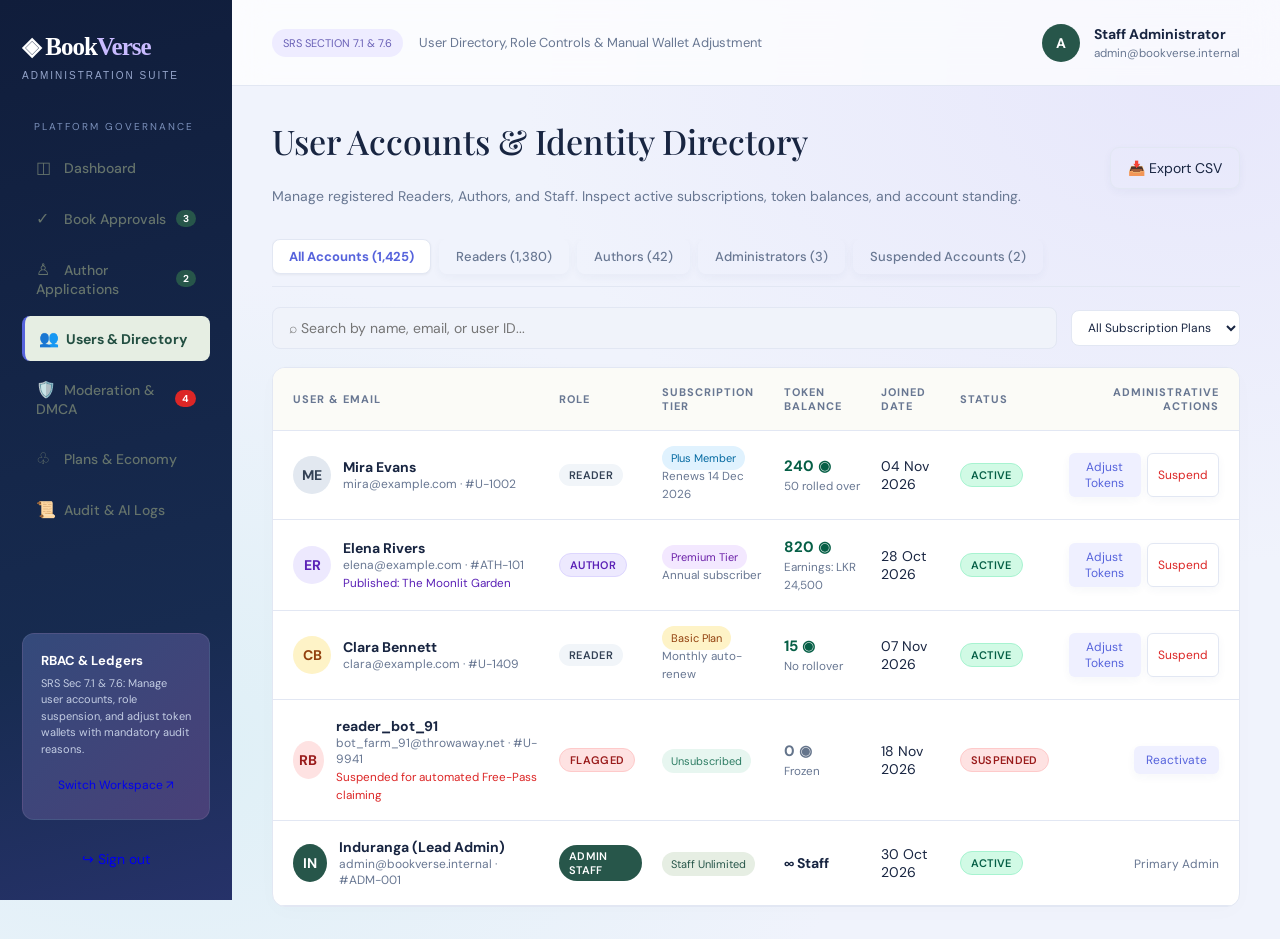
<file: admin-users-list.html>
<!doctype html>
<html lang="en">
<head>
  <meta charset="utf-8">
  <meta name="viewport" content="width=device-width, initial-scale=1">
  <title>User & Author Management · BookVerse Admin</title>
  <link rel="stylesheet" href="styles.css">
  <link rel="stylesheet" href="admin-wireframes.css">
</head>
<body data-workspace="Admin">
  <div class="layout">
    <!-- Sidebar -->
    <aside class="sidebar">
      <div class="brand">
        ◈ Book<span>Verse</span>
        <small>ADMINISTRATION SUITE</small>
      </div>

      <div>
        <p class="navlabel">PLATFORM GOVERNANCE</p>
        <nav style="display: grid; gap: 6px;">
          <a href="admin-dashboard.html" class="admin-nav-item">
            <span><span class="icon">◫</span> Dashboard</span>
          </a>
          <a href="admin-books-queue.html" class="admin-nav-item">
            <span><span class="icon">✓</span> Book Approvals</span>
            <span class="nav-counter">3</span>
          </a>
          <a href="admin-author-applications.html" class="admin-nav-item">
            <span><span class="icon">♙</span> Author Applications</span>
            <span class="nav-counter">2</span>
          </a>
          <a href="admin-users-list.html" class="admin-nav-item active">
            <span><span class="icon">👥</span> Users & Directory</span>
          </a>
          <a href="admin-moderation.html" class="admin-nav-item">
            <span><span class="icon">🛡️</span> Moderation & DMCA</span>
            <span class="nav-counter alert">4</span>
          </a>
          <a href="admin-plans-economy.html" class="admin-nav-item">
            <span><span class="icon">♧</span> Plans & Economy</span>
          </a>
          <a href="admin-audit-logs.html" class="admin-nav-item">
            <span><span class="icon">📜</span> Audit & AI Logs</span>
          </a>
        </nav>
      </div>

      <div class="bottom">
        <h3 style="font-size: 13px; margin-bottom: 6px;">RBAC & Ledgers</h3>
        <p class="muted" style="font-size: 11px; line-height: 1.5; margin-bottom: 12px;">SRS Sec 7.1 & 7.6: Manage user accounts, role suspension, and adjust token wallets with mandatory audit reasons.</p>
        <a href="index.html" class="button outline" style="display: block; text-align: center; text-decoration: none; padding: 8px 12px; font-size: 12px;">Switch Workspace ↗</a>
      </div>

      <a href="index.html" class="button outline" style="text-align: center; text-decoration: none;">↪ Sign out</a>
    </aside>

    <!-- Main -->
    <main>
      <header class="topbar">
        <div style="display: flex; align-items: center; gap: 16px;">
          <span class="pill">SRS SECTION 7.1 & 7.6</span>
          <span style="font-size: 13px; color: var(--muted);">User Directory, Role Controls & Manual Wallet Adjustment</span>
        </div>

        <div style="display: flex; align-items: center; gap: 20px;">
          <div class="profile">
            <span class="avatar" style="background: #27564a; color: #fff;">A</span>
            <div>
              <strong>Staff Administrator</strong><br>
              <small>admin@bookverse.internal</small>
            </div>
          </div>
        </div>
      </header>

      <div class="content">
        <div class="row welcome" style="margin-bottom: 20px;">
          <div>
            <h1>User Accounts & Identity Directory</h1>
            <p>Manage registered Readers, Authors, and Staff. Inspect active subscriptions, token balances, and account standing.</p>
          </div>
          <div style="display: flex; gap: 10px;">
            <button class="outline" onclick="showToast('Exported user audit snapshot')">📥 Export CSV</button>
          </div>
        </div>

        <!-- Filter Tabs -->
        <div class="admin-tabs">
          <button class="admin-tab active" data-tab="all">All Accounts (1,425)</button>
          <button class="admin-tab" data-tab="reader">Readers (1,380)</button>
          <button class="admin-tab" data-tab="author">Authors (42)</button>
          <button class="admin-tab" data-tab="admin">Administrators (3)</button>
          <button class="admin-tab" data-tab="suspended">Suspended Accounts (2)</button>
        </div>

        <!-- Filter & Search Bar -->
        <div class="table-filter-bar">
          <input type="search" class="search table-search" id="userSearchInput" placeholder="⌕ Search by name, email, or user ID..." oninput="filterUserTable()">
          <div class="table-actions">
            <select id="planFilter" onchange="filterUserTable()" style="padding: 8px 12px; font-size: 12px;">
              <option value="">All Subscription Plans</option>
              <option value="Premium">Premium Plan</option>
              <option value="Plus">Plus Plan</option>
              <option value="Basic">Basic Plan</option>
              <option value="Unsubscribed">No Active Plan</option>
            </select>
          </div>
        </div>

        <!-- Users Table -->
        <section class="card" style="padding: 0; overflow: hidden;">
          <table style="width: 100%; border-collapse: collapse;">
            <thead>
              <tr style="background: #fbfbf7;">
                <th style="padding-left: 20px;">User & Email</th>
                <th>Role</th>
                <th>Subscription Tier</th>
                <th>Token Balance</th>
                <th>Joined Date</th>
                <th>Status</th>
                <th style="text-align: right; padding-right: 20px;">Administrative Actions</th>
              </tr>
            </thead>
            <tbody id="userTableBody">
              <!-- User 1: Reader with Plus plan -->
              <tr data-category="reader" data-plan="Plus" data-status="active">
                <td style="padding-left: 20px;">
                  <div style="display: flex; align-items: center; gap: 12px;">
                    <span class="avatar" style="background: #e2e8f0; color: #334155;">ME</span>
                    <div>
                      <strong style="font-size: 14px;">Mira Evans</strong>
                      <div class="muted" style="font-size: 12px;">mira@example.com · #U-1002</div>
                    </div>
                  </div>
                </td>
                <td><span class="admin-badge" style="background: #f1f5f9; color: #334155;">Reader</span></td>
                <td>
                  <span class="badge" style="background: #e0f2fe; color: #0369a1;">Plus Member</span><br>
                  <small class="muted">Renews 14 Dec 2026</small>
                </td>
                <td>
                  <strong style="color: #065f46; font-size: 15px;" id="token-bal-1">240 ◉</strong><br>
                  <small class="muted">50 rolled over</small>
                </td>
                <td>04 Nov 2026</td>
                <td><span class="admin-badge badge-approved" id="status-1">Active</span></td>
                <td style="text-align: right; padding-right: 20px;">
                  <div class="action-btn-group">
                    <button class="button light" onclick="openTokenModal('Mira Evans', 'mira@example.com', 240, 'token-bal-1')" style="padding: 6px 10px; font-size: 12px;">Adjust Tokens</button>
                    <button class="outline" onclick="toggleSuspend('Mira Evans', 'status-1', this)" style="padding: 6px 10px; font-size: 12px; color: #dc2626;">Suspend</button>
                  </div>
                </td>
              </tr>

              <!-- User 2: Author -->
              <tr data-category="author" data-plan="Premium" data-status="active">
                <td style="padding-left: 20px;">
                  <div style="display: flex; align-items: center; gap: 12px;">
                    <span class="avatar" style="background: #ede9fe; color: #5b21b6;">ER</span>
                    <div>
                      <strong style="font-size: 14px;">Elena Rivers</strong>
                      <div class="muted" style="font-size: 12px;">elena@example.com · #ATH-101</div>
                      <small style="color: #5b21b6;">Published: The Moonlit Garden</small>
                    </div>
                  </div>
                </td>
                <td><span class="admin-badge badge-ai">Author</span></td>
                <td>
                  <span class="badge" style="background: #f3e8ff; color: #6b21a8;">Premium Tier</span><br>
                  <small class="muted">Annual subscriber</small>
                </td>
                <td>
                  <strong style="color: #065f46; font-size: 15px;" id="token-bal-2">820 ◉</strong><br>
                  <small class="muted">Earnings: LKR 24,500</small>
                </td>
                <td>28 Oct 2026</td>
                <td><span class="admin-badge badge-approved" id="status-2">Active</span></td>
                <td style="text-align: right; padding-right: 20px;">
                  <div class="action-btn-group">
                    <button class="button light" onclick="openTokenModal('Elena Rivers', 'elena@example.com', 820, 'token-bal-2')" style="padding: 6px 10px; font-size: 12px;">Adjust Tokens</button>
                    <button class="outline" onclick="toggleSuspend('Elena Rivers', 'status-2', this)" style="padding: 6px 10px; font-size: 12px; color: #dc2626;">Suspend</button>
                  </div>
                </td>
              </tr>

              <!-- User 3: Reader with Basic Plan -->
              <tr data-category="reader" data-plan="Basic" data-status="active">
                <td style="padding-left: 20px;">
                  <div style="display: flex; align-items: center; gap: 12px;">
                    <span class="avatar" style="background: #fef3c7; color: #92400e;">CB</span>
                    <div>
                      <strong style="font-size: 14px;">Clara Bennett</strong>
                      <div class="muted" style="font-size: 12px;">clara@example.com · #U-1409</div>
                    </div>
                  </div>
                </td>
                <td><span class="admin-badge" style="background: #f1f5f9; color: #334155;">Reader</span></td>
                <td>
                  <span class="badge" style="background: #fef3c7; color: #92400e;">Basic Plan</span><br>
                  <small class="muted">Monthly auto-renew</small>
                </td>
                <td>
                  <strong style="color: #065f46; font-size: 15px;" id="token-bal-3">15 ◉</strong><br>
                  <small class="muted">No rollover</small>
                </td>
                <td>07 Nov 2026</td>
                <td><span class="admin-badge badge-approved" id="status-3">Active</span></td>
                <td style="text-align: right; padding-right: 20px;">
                  <div class="action-btn-group">
                    <button class="button light" onclick="openTokenModal('Clara Bennett', 'clara@example.com', 15, 'token-bal-3')" style="padding: 6px 10px; font-size: 12px;">Adjust Tokens</button>
                    <button class="outline" onclick="toggleSuspend('Clara Bennett', 'status-3', this)" style="padding: 6px 10px; font-size: 12px; color: #dc2626;">Suspend</button>
                  </div>
                </td>
              </tr>

              <!-- User 4: Suspended User (Abuse flag) -->
              <tr data-category="suspended" data-plan="Unsubscribed" data-status="suspended">
                <td style="padding-left: 20px;">
                  <div style="display: flex; align-items: center; gap: 12px;">
                    <span class="avatar" style="background: #fee2e2; color: #991b1b;">RB</span>
                    <div>
                      <strong style="font-size: 14px;">reader_bot_91</strong>
                      <div class="muted" style="font-size: 12px;">bot_farm_91@throwaway.net · #U-9941</div>
                      <small style="color: #dc2626;">Suspended for automated Free-Pass claiming</small>
                    </div>
                  </div>
                </td>
                <td><span class="admin-badge badge-rejected">Flagged</span></td>
                <td><span class="badge">Unsubscribed</span></td>
                <td>
                  <strong style="color: #64748b; font-size: 15px;">0 ◉</strong><br>
                  <small class="muted">Frozen</small>
                </td>
                <td>18 Nov 2026</td>
                <td><span class="admin-badge badge-rejected" id="status-4">Suspended</span></td>
                <td style="text-align: right; padding-right: 20px;">
                  <div class="action-btn-group">
                    <button class="button light" onclick="showToast('Reactivating reader_bot_91 requires supervisor sign-off')">Reactivate</button>
                  </div>
                </td>
              </tr>

              <!-- User 5: Administrator -->
              <tr data-category="admin" data-plan="Premium" data-status="active">
                <td style="padding-left: 20px;">
                  <div style="display: flex; align-items: center; gap: 12px;">
                    <span class="avatar" style="background: #27564a; color: #fff;">IN</span>
                    <div>
                      <strong style="font-size: 14px;">Induranga (Lead Admin)</strong>
                      <div class="muted" style="font-size: 12px;">admin@bookverse.internal · #ADM-001</div>
                    </div>
                  </div>
                </td>
                <td><span class="admin-badge" style="background: #27564a; color: #fff;">Admin Staff</span></td>
                <td><span class="badge" style="background: #e6eee3; color: #27564a;">Staff Unlimited</span></td>
                <td><strong>∞ Staff</strong></td>
                <td>30 Oct 2026</td>
                <td><span class="admin-badge badge-approved">Active</span></td>
                <td style="text-align: right; padding-right: 20px;">
                  <span class="muted" style="font-size: 12px;">Primary Admin</span>
                </td>
              </tr>
            </tbody>
          </table>
        </section>
      </div>
    </main>
  </div>

  <!-- Manual Token Adjustment Modal (SRS Section 7.6) -->
  <div class="modal-overlay" id="tokenAdjustmentModal">
    <div class="modal-card">
      <div class="modal-header">
        <h3>Adjust User Token Wallet</h3>
        <button class="modal-close" onclick="closeModal('tokenAdjustmentModal')">×</button>
      </div>
      <div class="modal-body">
        <p style="font-size: 13px; line-height: 1.5; margin-bottom: 16px;">
          SRS Section 7.6: <em>"Manual token adjustment by an admin with a mandatory reason."</em> Every modification appends an immutable entry to the <code>TokenTransaction</code> collection.
        </p>

        <form id="tokenAdjustmentForm" onsubmit="submitTokenAdjustment(event)">
          <input type="hidden" id="targetTokenSpanId">

          <div style="display: grid; grid-template-columns: 1fr 1fr; gap: 14px; margin-bottom: 14px;">
            <label>
              Target User
              <input type="text" id="targetUserName" readonly style="background: #f1f5f9; font-weight: bold;">
            </label>
            <label>
              Current Balance
              <input type="text" id="targetUserCurrentBalance" readonly style="background: #f1f5f9; font-weight: bold; color: var(--green);">
            </label>
          </div>

          <div style="display: grid; grid-template-columns: 140px 1fr; gap: 14px; margin-bottom: 14px;">
            <label>
              Adjustment Action
              <select id="adjustmentType" required onchange="updateTokenAdjustmentSign()">
                <option value="CREDIT">Credit (+) Tokens</option>
                <option value="DEBIT">Debit (-) Tokens</option>
              </select>
            </label>
            <label>
              Token Amount
              <input type="number" id="adjustmentAmount" min="1" max="10000" value="50" required placeholder="e.g. 50">
            </label>
          </div>

          <label style="margin-bottom: 14px;">
            Audit Category (Mandatory)
            <select id="adjustmentCategory" required>
              <option value="">-- Choose Category --</option>
              <option value="OUTAGE_COMPENSATION">Service Outage Compensation (TTS/AI Failure)</option>
              <option value="GOODWILL_CREDIT">Customer Goodwill / Promotional Grant</option>
              <option value="BILLING_CORRECTION">Billing Correction / Sandbox Refund</option>
              <option value="FRAUD_REVERSAL">Abuse / Double-Spend Reversal (Debit)</option>
            </select>
          </label>

          <label style="margin-bottom: 14px;">
            Mandatory Explanation & Reason for Audit Log (Min 15 chars)
            <textarea id="adjustmentReason" rows="3" required minlength="15" placeholder="Specify ticket # or reason for adjusting wallet balance..."></textarea>
          </label>

          <div style="background: #f0fdf4; border: 1px solid #bbf7d0; border-radius: 8px; padding: 12px; font-size: 12px; color: #166534;">
            ℹ Balance will be updated atomically with an idempotency key. Negative balances are prevented by database constraints.
          </div>

          <div class="modal-footer" style="padding: 16px 0 0 0; background: transparent;">
            <button type="button" class="outline" onclick="closeModal('tokenAdjustmentModal')">Cancel</button>
            <button type="submit">Commit Token Transaction</button>
          </div>
        </form>
      </div>
    </div>
  </div>

  <div id="toast" role="status"></div>
  <script src="admin-wireframes.js"></script>
  <script>
    let currentBalanceVal = 0;

    function openTokenModal(name, email, currentTokens, spanId) {
      document.getElementById('targetUserName').value = `${name} (${email})`;
      document.getElementById('targetUserCurrentBalance').value = `${currentTokens} ◉`;
      document.getElementById('targetTokenSpanId').value = spanId;
      currentBalanceVal = currentTokens;
      openModal('tokenAdjustmentModal');
    }

    function submitTokenAdjustment(e) {
      e.preventDefault();
      const type = document.getElementById('adjustmentType').value;
      const amount = parseInt(document.getElementById('adjustmentAmount').value, 10);
      const spanId = document.getElementById('targetTokenSpanId').value;
      const reason = document.getElementById('adjustmentReason').value;

      let newBalance = currentBalanceVal;
      if (type === 'CREDIT') {
        newBalance += amount;
      } else {
        if (newBalance - amount < 0) {
          showToast('Cannot debit below 0 tokens! (SRS Section 7.6 constraint)', 'error');
          return;
        }
        newBalance -= amount;
      }

      const span = document.getElementById(spanId);
      if (span) {
        span.innerText = `${newBalance} ◉`;
      }

      closeModal('tokenAdjustmentModal');
      showToast(`Token adjustment of ${type === 'CREDIT' ? '+' : '-'}${amount} tokens saved to immutable ledger.`);
    }

    function toggleSuspend(name, statusId, btn) {
      const statusElem = document.getElementById(statusId);
      if (statusElem.innerText === 'Active') {
        if (confirm(`Are you sure you want to suspend account for ${name}? User will not be able to log in.`)) {
          statusElem.className = 'admin-badge badge-rejected';
          statusElem.innerText = 'Suspended';
          btn.innerText = 'Reactivate';
          btn.style.color = 'var(--green)';
          showToast(`Account for "${name}" has been suspended.`, 'error');
        }
      } else {
        statusElem.className = 'admin-badge badge-approved';
        statusElem.innerText = 'Active';
        btn.innerText = 'Suspend';
        btn.style.color = '#dc2626';
        showToast(`Account for "${name}" reactivated.`);
      }
    }

    function filterUserTable() {
      const q = document.getElementById('userSearchInput').value.toLowerCase();
      const plan = document.getElementById('planFilter').value;

      document.querySelectorAll('#userTableBody tr').forEach(row => {
        const text = row.innerText.toLowerCase();
        const rowPlan = row.dataset.plan || '';

        const matchesQuery = !q || text.includes(q);
        const matchesPlan = !plan || rowPlan === plan;

        row.style.display = (matchesQuery && matchesPlan) ? '' : 'none';
      });
    }
  </script>
</body>
</html>
</file>
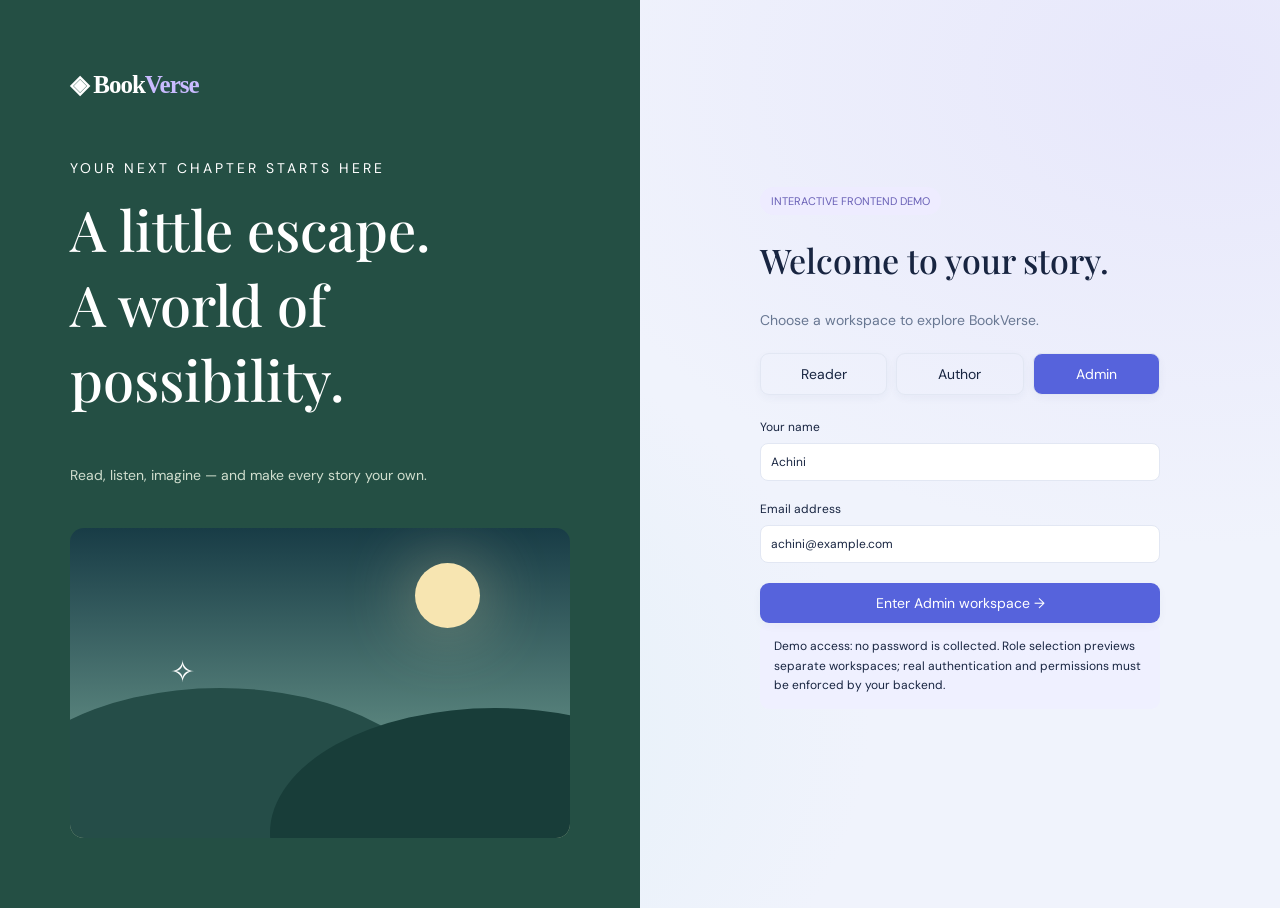
<file: admin.html>
<!doctype html>
<html lang="en">

<head>
    <meta charset="utf-8">
    <meta name="viewport" content="width=device-width,initial-scale=1">
    <title>BookVerse · A world between pages</title>
    <link rel="stylesheet" href="styles.css">
</head>

<body data-workspace="Admin">
    <div id="app"></div>
    <div id="toast" role="status"></div>
    <script src="app.js"></script>
    <script src="enhancements.js"></script>
</body>

</html>
</file>
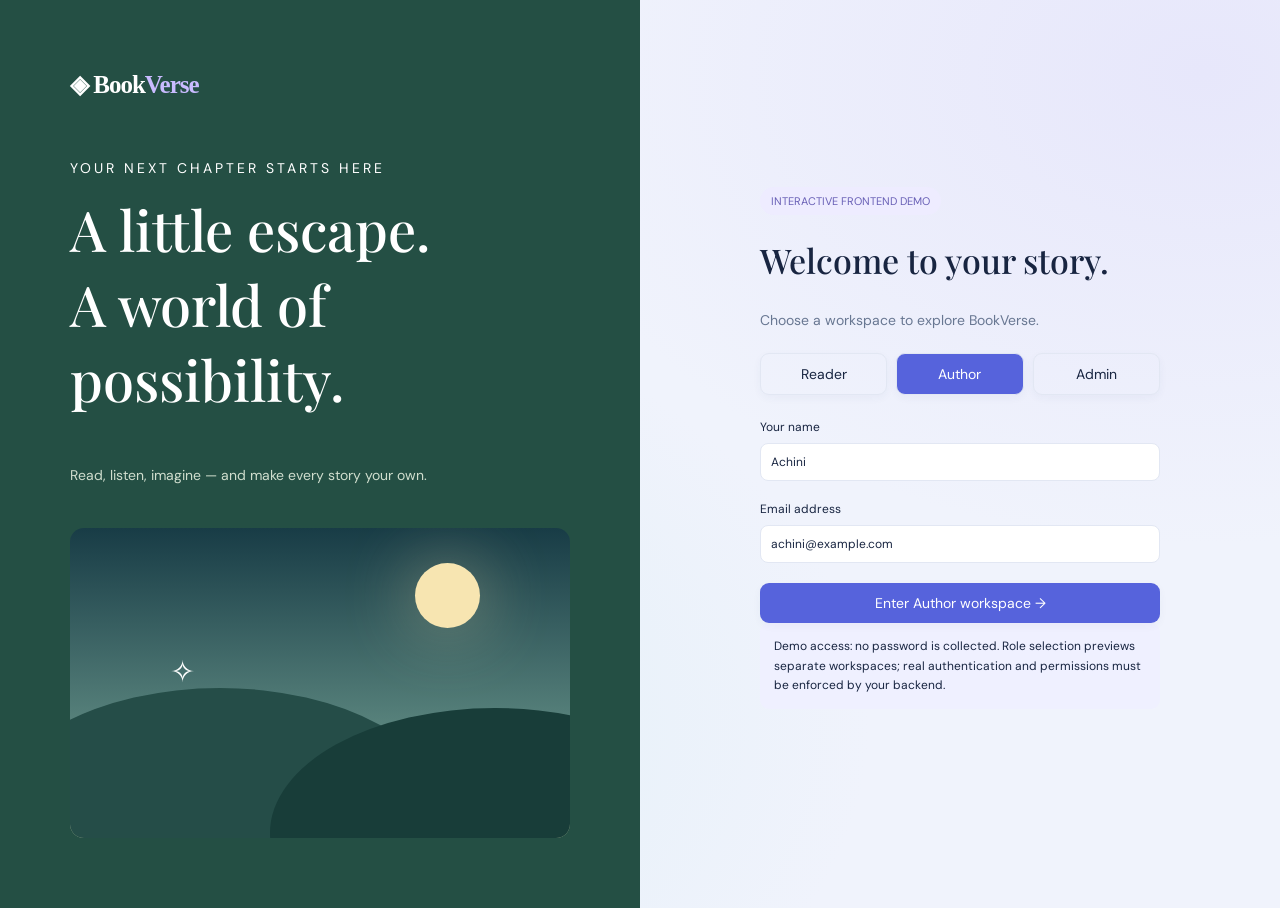
<file: author.html>
<!doctype html>
<html lang="en">

<head>
    <meta charset="utf-8">
    <meta name="viewport" content="width=device-width,initial-scale=1">
    <title>BookVerse · A world between pages</title>
    <link rel="stylesheet" href="styles.css">
</head>

<body data-workspace="Author">
    <div id="app"></div>
    <div id="toast" role="status"></div>
    <script src="app.js"></script>
    <script src="enhancements.js"></script>
</body>

</html>
</file>
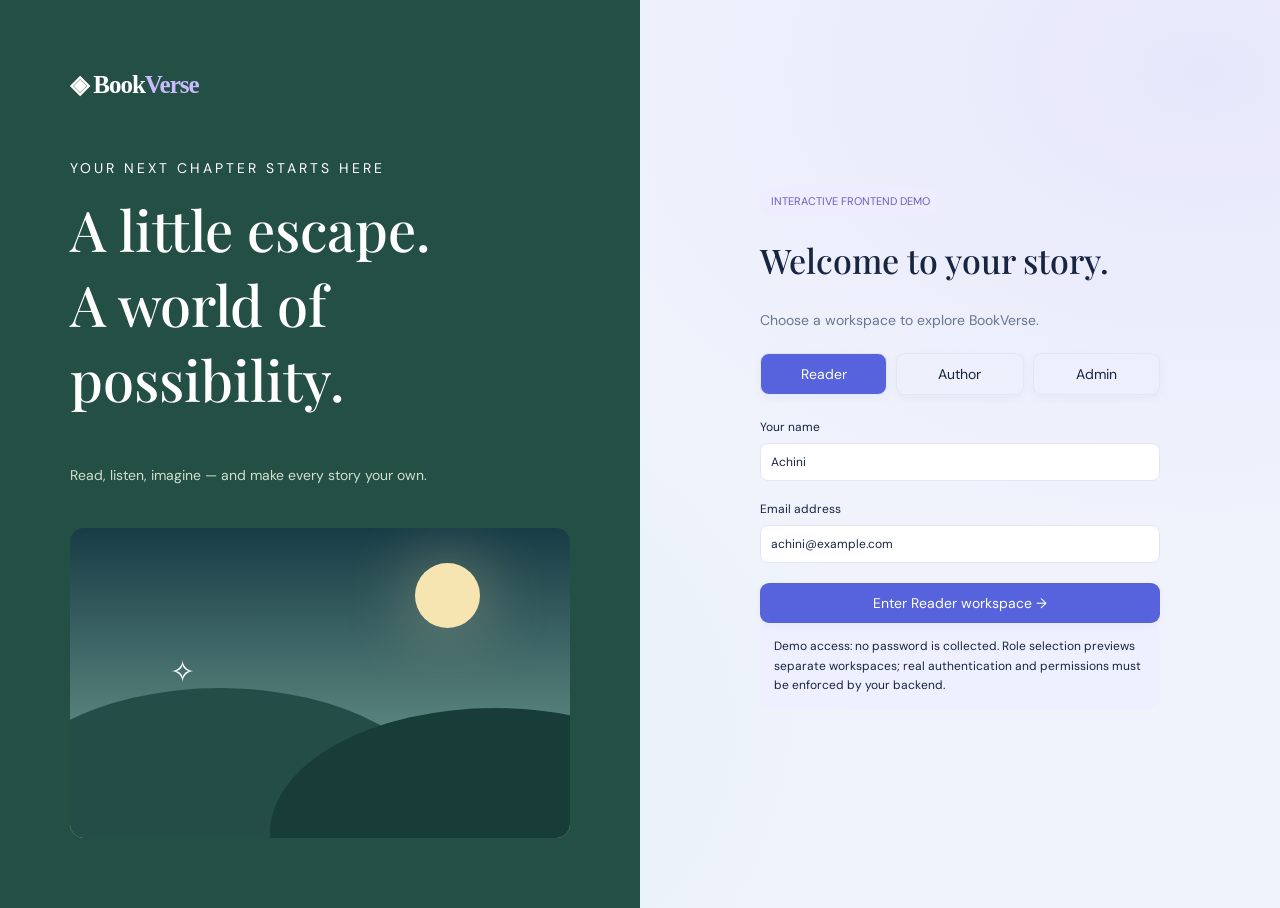
<file: reader.html>
<!doctype html>
<html lang="en">

<head>
    <meta charset="utf-8">
    <meta name="viewport" content="width=device-width,initial-scale=1">
    <title>BookVerse · A world between pages</title>
    <link rel="stylesheet" href="styles.css">
    <style>
        .reader-tools-bar {
            position: relative;
            display: block;
            min-height: 80px;
            padding: 18px;
            background: var(--paper);
            border: 1px solid var(--line);
            border-radius: 13px;
            margin: 16px 0 24px
        }

        .reader-playback-tool {
            position: absolute;
            left: 50%;
            top: 50%;
            transform: translate(-50%, -50%);
            display: flex;
            align-items: center;
            justify-content: center;
            gap: 8px;
            min-width: 0
        }

        .reader-playback-tool button {
            min-height: 44px;
            white-space: nowrap
        }

        .reader-settings-menu {
            position: relative;
            display: flex;
            align-items: center
        }

        .reader-settings-button {
            display: grid;
            place-items: center;
            width: 44px;
            height: 44px;
            min-height: 44px;
            padding: 0;
            font-size: 18px
        }

        .reader-settings-popover {
            position: absolute;
            z-index: 50;
            top: calc(100% + 10px);
            left: -120px;
            display: grid;
            gap: 12px;
            width: 280px;
            max-width: calc(100vw - 32px);
            padding: 16px;
            background: var(--paper);
            border: 1px solid var(--line);
            border-radius: 12px;
            box-shadow: 0 12px 32px #18254124
        }

        .reader-settings-popover[hidden] {
            display: none
        }

        .reader-settings-popover h3 {
            margin: 0;
            font-size: 15px
        }

        .reader-setting-item {
            display: grid;
            gap: 5px;
            font-size: 12px
        }

        .reader-setting-item>span {
            display: flex;
            align-items: center;
            justify-content: space-between
        }

        .reader-setting-item input[type=range] {
            width: 100%;
            margin: 3px 0
        }

        .reader-setting-item select {
            width: 100%;
            min-height: 36px
        }

        .reader-settings-popover #voice-note {
            font-size: 11px;
            line-height: 1.4;
            color: var(--muted)
        }

        .reader-actions-tools {
            position: absolute;
            right: 40px;
            top: 50%;
            transform: translateY(-50%);
            display: flex;
            align-items: center;
            gap: 8px;
            min-width: 0
        }

        .reader-tool {
            display: flex;
            flex-direction: column;
            justify-content: space-between;
            gap: 8px;
            min-width: 0
        }

        .reader-tool>span {
            font-size: 11px;
            letter-spacing: .04em
        }

        .reader-tool select,
        .reader-tool button {
            width: 100%;
            min-height: 42px
        }

        .reader-tool #theme {
            width: 100%;
            max-width: 136px;
            height: 36px;
            min-height: 36px;
            padding: 7px 10px
        }

        .reader-tool input[type=range] {
            width: 100%;
            margin: 12px 0
        }

        .reader-tool #font {
            width: 118px;
            max-width: 100%;
            margin: 12px 0
        }

        .reader-tool button {
            padding: 10px 8px;
            white-space: normal
        }

        .reader-actions-tools>.reader-tool {
            justify-content: center;
            width: 190px
        }

        .reader-actions-tools>.reader-tool button {
            max-width: 190px;
            align-self: flex-start
        }

        .reader-actions-tools>.reader-tool>span {
            display: none
        }

        .reader-icon-tool {
            display: flex;
            align-items: center;
            justify-content: center;
            min-width: 0
        }

        .reader-icon-button {
            position: relative;
            display: grid;
            place-items: center;
            width: 44px;
            height: 44px;
            min-height: 44px;
            padding: 10px
        }

        .reader-icon-button svg {
            width: 22px;
            height: 22px
        }

        .reader-icon-button[data-tooltip]::after {
            content: attr(data-tooltip);
            position: absolute;
            z-index: 20;
            left: 50%;
            bottom: calc(100% + 9px);
            transform: translateX(-50%);
            padding: 7px 10px;
            border-radius: 6px;
            background: #182541;
            color: #fff;
            font-size: 12px;
            line-height: 1.3;
            white-space: nowrap;
            opacity: 0;
            visibility: hidden;
            pointer-events: none;
            transition: opacity .15s, visibility .15s
        }

        .reader-icon-button:hover::after,
        .reader-icon-button:focus-visible::after {
            opacity: 1;
            visibility: visible
        }

        .reader-highlight {
            background: #ffe58a;
            padding: 0 1px
        }

        .topbar.reader-topbar {
            display: none;
            box-sizing: border-box;
            width: 100%;
            max-width: none;
            height: 64px;
            margin: 0;
            padding: 0 40px;
            border: 0;
            border-bottom: 1px solid var(--line);
            border-radius: 0;
            background: var(--paper);
            justify-content: flex-end
        }

        .topbar.reader-topbar .search {
            display: none
        }

        .reader-topbar+.content {
            max-width: none;
            padding: 0
        }

        .reader-tools-bar {
            width: 100%;
            margin: 0 0 24px;
            padding: 18px 40px;
            border-radius: 0;
            border-width: 0 0 1px
        }

        .reader-grid {
            max-width: 1450px;
            margin: 0 auto;
            padding: 0 40px
        }

        .reading-sidebar .reading-context {
            display: grid;
            gap: 16px;
            align-content: start
        }

        .reading-sidebar .reading-context h2 {
            font-size: 21px;
            line-height: 1.3;
            margin: 0;
            overflow-wrap: anywhere
        }

        .reading-sidebar .reading-label {
            font-size: 10px;
            letter-spacing: 1.8px;
            color: var(--muted);
            margin: 2px 0 -8px
        }

        .reading-sidebar .reading-chapter {
            display: grid;
            gap: 8px;
            padding: 14px;
            background: var(--soft);
            border: 1px solid var(--line);
            border-radius: 10px;
            color: var(--ink)
        }

        .reading-sidebar .reading-chapter strong {
            font: 500 17px/1.35 'Playfair Display', Georgia, serif
        }

        .reading-sidebar #logout {
            margin-top: auto
        }

        @media(max-width:1200px) {
            .reader-tools-bar {
                display: flex;
                flex-direction: column;
                align-items: center;
                gap: 12px;
                min-height: 0;
                padding: 14px 25px
            }

            .reader-playback-tool,
            .reader-actions-tools {
                position: static;
                transform: none
            }
        }

        @media(max-width:720px) {
            .topbar.reader-topbar {
                width: 100%;
                max-width: none;
                height: 58px;
                min-height: 58px;
                margin: 0;
                padding: 0 16px
            }

            .reader-grid {
                padding: 0 25px
            }
        }

        @media(max-width:650px) {
            .reader-tools-bar {
                gap: 12px;
                padding: 14px 16px
            }

            .reader-settings-popover {
                left: 50%;
                transform: translateX(-50%)
            }

            .reader-actions-tools {
                flex-wrap: wrap;
                justify-content: center
            }

            .reader-actions-tools>.reader-tool {
                width: 150px
            }

            .reader-grid {
                padding: 0 16px
            }
        }
    </style>
</head>

<body data-workspace="Reader">
    <div id="app"></div>
    <div id="toast" role="status"></div>
    <script src="app.js"></script>
    <script src="enhancements.js"></script>
</body>

</html>
</file>
<file: styles.css>
@import url('https://fonts.googleapis.com/css2?family=DM+Sans:wght@400;500;600;700&family=Playfair+Display:wght@400;500;600;700&display=swap');
:root{--bg:#f5f4ee;--paper:#fffefa;--ink:#223b36;--muted:#75817a;--green:#27564a;--line:#e4e7dd;--accent:#d9a85f;--soft:#eaf0e7}*{box-sizing:border-box}body{margin:0;background:var(--bg);color:var(--ink);font:14px 'DM Sans',Arial,sans-serif}button,input,select,textarea{font:inherit}button,a,input,select,textarea{outline-offset:4px}button{cursor:pointer;border:0;border-radius:9px;padding:11px 17px;background:var(--green);color:white}button:hover{filter:brightness(.94)}button:disabled{opacity:.45;cursor:default}button.light{background:var(--soft);color:var(--green)}button.outline{border:1px solid var(--line);background:transparent;color:var(--ink)}h1,h2,h3,p{margin-top:0}h1,h2,.serif{font-family:'Playfair Display',Georgia,serif}h1{font-size:34px;font-weight:500}h2{font-size:24px;font-weight:500}h3{font-size:16px}small,.muted{color:var(--muted)}.layout{display:grid;grid-template-columns:232px 1fr;min-height:100vh}.sidebar{background:#fcfcf7;border-right:1px solid var(--line);padding:32px 22px;display:flex;flex-direction:column;gap:30px}.brand{font:600 25px Georgia;letter-spacing:-1px}.brand span{color:#a27c48}.brand small{display:block;font:10px Arial;letter-spacing:2px;margin:9px 0}.navlabel{font-size:10px;letter-spacing:2px;margin:0 12px 12px;color:var(--muted)}nav{display:grid;gap:7px}nav button{text-align:left;background:none;color:#65736b;padding:13px}nav button.active{background:#e6eee3;color:#234f42;font-weight:700}nav b{display:inline-block;width:28px;font-size:18px}.sidebar .bottom{margin-top:auto;background:#f0eedf;padding:18px;border-radius:12px}.topbar{height:86px;border-bottom:1px solid var(--line);display:flex;align-items:center;justify-content:space-between;padding:0 40px;background:#fafbf6}.search{background:var(--bg);border:1px solid var(--line);border-radius:8px;padding:11px 16px;width:340px}.profile{display:flex;gap:14px;align-items:center}.avatar{width:38px;height:38px;display:grid;place-items:center;border-radius:50%;background:#e3e9d6;color:#426143;font-weight:bold}.content{max-width:1450px;margin:auto;padding:32px 40px}.row{display:flex;align-items:center;justify-content:space-between;gap:16px}.welcome p{color:var(--muted)}.pill{font-size:11px;border-radius:20px;padding:7px 11px;background:#edf0e4;color:#4b654d;display:inline-block}.hero{border-radius:18px;background:#244f44;color:#fff;min-height:232px;display:grid;grid-template-columns:1fr 260px;padding:34px 38px;position:relative;overflow:hidden}.hero small{color:#c4d2b7;letter-spacing:2px}.hero h2{font-size:34px;max-width:480px;margin:14px 0}.hero p{color:#cbd9ce;max-width:450px;line-height:1.7}.hero button{background:#e9d5aa;color:#254639}.hero-art{position:relative;display:grid;place-items:center}.orbit{width:190px;height:190px;border:1px solid #73917a;border-radius:50%;position:absolute}.hero-art .cover{transform:rotate(12deg);width:112px;height:165px;box-shadow:20px 18px 0 #183d35}.stats{display:grid;grid-template-columns:repeat(4,1fr);gap:18px;margin:24px 0}.stat,.card{background:var(--paper);border:1px solid var(--line);border-radius:13px;padding:21px}.stat strong{display:block;font-size:27px;margin:12px 0 6px;font-weight:500}.stat .icon{float:right;background:var(--soft);padding:10px;border-radius:10px}.twocol{display:grid;grid-template-columns:minmax(0,1fr) 285px;gap:25px}.section{margin:27px 0}.cover{border-radius:4px 10px 10px 4px;height:195px;display:flex;flex-direction:column;justify-content:space-between;padding:22px 18px;text-align:center;position:relative;box-shadow:inset 5px 0 0 #ffffff20;color:white;overflow:hidden}.cover:after{content:'✧';font:75px Georgia;position:absolute;bottom:30px;left:35%;opacity:.35}.cover strong{font:23px Georgia;z-index:1}.cover small{color:inherit;font-size:9px;letter-spacing:2px}.books{display:grid;grid-template-columns:repeat(4,minmax(0,1fr));gap:20px}.book{cursor:pointer}.book h3{margin:13px 0 5px}.book p{font-size:12px;margin-bottom:8px}.book .cover:hover{transform:translateY(-4px);transition:.2s}.progress{height:5px;border-radius:9px;background:#e7eadf;margin:15px 0;overflow:hidden}.progress i{display:block;height:100%;background:#b99c65}.continue{display:flex;gap:24px}.continue .cover{height:145px;width:105px;flex-shrink:0;padding:17px 12px}.continue .cover strong{font-size:17px}.continue>div:last-child{flex:1}.goal{text-align:center}.ring{margin:20px auto;width:132px;height:132px;background:conic-gradient(#688169 65%,#e9eddf 0);border-radius:50%;display:grid;place-items:center}.ring>div{width:111px;height:111px;border-radius:50%;background:var(--paper);display:grid;place-content:center}.ring strong{font:29px Georgia}.days{display:flex;gap:8px;justify-content:center}.days span{border-radius:50%;background:#edf1e7;padding:7px;font-size:10px}.days span.on{background:#58755b;color:white}.quote{background:#ece9dc;margin-top:20px;line-height:1.8}.quote p{font:italic 20px Georgia;line-height:1.6}.reader-grid{display:grid;grid-template-columns:minmax(0,1fr) 290px;gap:24px}.page{padding:40px 48px;line-height:2;font:19px/2 Georgia;background:var(--paper);border:1px solid var(--line);border-radius:14px;min-height:450px}.page h1{text-align:center;font-size:30px}.page span{cursor:pointer;border-radius:3px}.page span.speaking{background:#eed49b}.page span:hover{background:#e7eeda}.controls{padding:18px;background:var(--paper);border:1px solid var(--line);border-radius:13px;margin:16px 0;display:grid;gap:15px}.control-row{display:flex;gap:10px;align-items:center;flex-wrap:wrap}select,input,textarea{border:1px solid var(--line);border-radius:8px;background:var(--paper);color:var(--ink);padding:10px;max-width:100%}label{display:grid;gap:8px;font-size:12px}input[type=range]{padding:0;accent-color:var(--green)}.chatlog{max-height:280px;overflow:auto;display:grid;gap:12px;margin:16px 0}.bubble{padding:13px;background:var(--soft);border-radius:10px;line-height:1.6;font-size:13px}.bubble.user{background:#f2eadb}.chat-form{display:flex;gap:7px}.chat-form input{width:100%;min-width:0}.chat-form button{padding:10px}.scene{background:linear-gradient(#183c46,#5e8981 70%,#bac7a0);height:310px;border-radius:14px;position:relative;overflow:hidden;color:white;display:grid;place-content:center;text-align:center}.moon{position:absolute;right:18%;top:35px;border-radius:50%;width:65px;height:65px;background:#f7e5b1;box-shadow:0 0 70px #eedcac77}.hill{position:absolute;bottom:-100px;left:-15%;width:90%;height:250px;border-radius:50%;background:#254d48;animation:drift 12s infinite alternate}.hill.two{left:40%;background:#183d39;bottom:-120px}.scene-text{position:relative;z-index:2;padding:30px;text-shadow:0 2px 7px #102e32}.scene-text h2{font-size:30px}.spark{position:absolute;top:40%;left:20%;font-size:30px;animation:float 4s infinite alternate}.dictionary-item{border-bottom:1px solid var(--line);padding:15px 0;line-height:1.6}.dictionary-item strong{font:22px Georgia}.dictionary-item button{float:right}.form-grid{display:grid;grid-template-columns:1fr 1fr;gap:18px}.form-grid .wide{grid-column:1/-1}table{width:100%;border-collapse:collapse;text-align:left}th{font-size:11px;color:var(--muted);text-transform:uppercase;letter-spacing:1px}td,th{padding:17px 10px;border-bottom:1px solid var(--line)}.login{min-height:100vh;display:grid;grid-template-columns:1fr 1fr}.login-art{background:#244f44;padding:70px;color:white;display:flex;flex-direction:column;justify-content:center}.login-art h1{font-size:56px}.login-box{margin:auto;padding:40px;width:min(480px,100%)}.login-box form{display:grid;gap:20px}.roles{display:flex;gap:9px;margin:24px 0}.roles button{flex:1}.roles button.selected{background:var(--green);color:white}.note{font-size:12px;line-height:1.6;background:var(--soft);padding:14px;border-radius:9px}.bar-chart{display:flex;gap:20px;height:180px;align-items:flex-end;margin:20px 0}.bar-chart div{flex:1;background:#bdcdb5;border-radius:6px 6px 0 0;position:relative}.bar-chart div:nth-child(even){background:#64826d}.bar-chart small{position:absolute;bottom:-24px;left:25%}.badge{background:#e9f0e3;color:#44623d;padding:5px 9px;border-radius:15px;font-size:11px}#toast{position:fixed;bottom:28px;left:50%;transform:translateX(-50%);background:#203e35;color:white;padding:14px 23px;border-radius:10px;display:none;z-index:100}.dark{--bg:#162a25;--paper:#20382f;--ink:#e9eddf;--muted:#acb9a8;--line:#3b5146;--soft:#344c3e}.sepia{--paper:#f2e7cd;--bg:#e9ddc2}.empty{padding:35px;text-align:center;color:var(--muted)}.search-empty{min-height:240px;padding:48px 40px;margin-top:8px;text-align:left}.search-empty h1{font-family:'Playfair Display',Georgia,serif;font-size:34px;margin-bottom:14px}.search-empty p{color:var(--muted);margin-bottom:24px}.search-empty button{min-width:120px}@keyframes drift{to{transform:translateX(25px)}}@keyframes float{to{transform:translateY(-25px);opacity:.4}}@media(max-width:1100px){.twocol,.reader-grid{grid-template-columns:1fr}.books{grid-template-columns:repeat(3,1fr)}.layout{grid-template-columns:190px 1fr}.content{padding:25px}.topbar{padding:0 25px}.hero{grid-template-columns:1fr 160px}.search{width:250px}}@media(max-width:720px){.layout{display:block}.sidebar{padding:18px;gap:14px}.sidebar nav{display:flex;overflow:auto}.sidebar nav button{white-space:nowrap}.sidebar .bottom,.navlabel,.brand small{display:none}.topbar{height:auto;min-height:70px;padding:15px;gap:10px}.search{width:48%}.content{padding:20px 16px}.hero{grid-template-columns:1fr;padding:25px}.hero-art{display:none}.hero h2{font-size:29px}.stats{grid-template-columns:1fr 1fr;gap:10px}.books{grid-template-columns:1fr 1fr}.cover{height:190px}.page{padding:25px}.form-grid{grid-template-columns:1fr}.form-grid .wide{grid-column:auto}.login{display:block}.login-art{padding:30px}.login-art h1{font-size:32px}.login-box{padding:25px}.row{flex-wrap:wrap}table{font-size:12px}td,th{padding:12px 5px}.profile small{display:none}}
/* Navy atelier theme */
/* Reader toolbar layout */
html body .reader-tools-bar {
  display: flex;
  align-items: center;
  justify-content: space-between;
  width: 100%;
  margin: 0 0 24px;
  padding-right: 24px;
  padding-left: 24px;
}

html body .reader-tools-bar button {
  border: 1px solid #e2e7f3;
  background: #fff;
  color: #182541;
}

html body .reader-tools-bar button:hover {
  filter: brightness(.97);
}

html body .reader-playback-tool,
html body .reader-actions-tools {
  display: flex;
  gap: 8px;
  position: static;
  transform: none;
}

html body .reader-icon-tool {
  display: flex;
}

html body .reader-settings-menu {
  position: relative;
  top: auto;
  left: auto;
  right: auto;
  transform: none;
}

html body .reader-actions-tools > .reader-tool {
  margin-left: 32px;
}

html body .layout > main:has(.reader-tools-bar) {
  display: flex;
  flex-direction: column;
}

html body .layout > main:has(.reader-tools-bar) > .content {
  display: flex;
  flex: 1;
  flex-direction: column;
  min-height: 0;
  width: 100%;
  max-width: none;
  margin: 0;
  padding: 0;
}

html body .layout > main:has(.reader-tools-bar) .reader-grid {
  flex: 1;
  min-height: 0;
  width: 100%;
  max-width: none;
  margin: 0;
  padding: 0;
}

html body .reader-chapter-nav {
  display: flex;
  align-items: center;
  justify-content: center;
  gap: 4px;
  white-space: nowrap;
}

html body .reader-chapter-nav button {
  min-height: 36px;
  padding: 8px;
  font-size: 11px;
  white-space: nowrap;
}

html body .reader-notebook-tabs {
  display: flex;
  flex-wrap: nowrap;
  gap: 6px;
  margin: 0 0 16px;
}

html body .reader-notebook-tabs button {
  flex: 1;
  min-width: 0;
  padding: 8px 4px;
  font-size: 11px;
  white-space: nowrap;
}

html body .reader-sidebar {
  display: flex;
  flex-direction: column;
  align-self: stretch;
  min-height: 0;
  padding: 14px;
  background: var(--paper);
  border: 1px solid var(--line);
  border-radius: 14px;
  box-shadow: 0 10px 35px #32457408;
}

html body .reader-grid > div:first-child {
  display: flex;
  min-height: 0;
  position: relative;
}

html body .reader-grid > div:first-child > #page {
  flex: 1;
}

html body .reader-fullscreen-toggle {
  position: absolute;
  top: 16px;
  right: 16px;
  z-index: 20;
  display: grid;
  place-items: center;
  width: 44px;
  height: 44px;
  min-height: 44px;
  padding: 10px;
  border: 1px solid #e2e7f3;
  background: #fff;
  color: #182541;
}

html body .reader-fullscreen-toggle .line-icon {
  width: 22px;
  height: 22px;
}

html body.reader-fullscreen .layout {
  display: block;
  min-height: 100vh;
}

html body.reader-fullscreen .layout > .sidebar,
html body.reader-fullscreen .reader-tools-bar,
html body.reader-fullscreen .reader-sidebar {
  display: none !important;
}

html body.reader-fullscreen .layout > main,
html body.reader-fullscreen .layout > main > .content {
  width: 100%;
  max-width: none;
  min-height: 100vh;
  margin: 0;
  padding: 0;
}

html body.reader-fullscreen .reader-grid {
  display: grid;
  grid-template-columns: minmax(0, 1fr);
  gap: 0;
  width: 100%;
  height: 100vh;
  min-height: 100vh;
  margin: 0;
  padding: 0;
}

html body.reader-fullscreen .reader-grid > div:first-child {
  display: flex;
  width: 100%;
  height: 100vh;
  min-height: 100vh;
}

html body.reader-fullscreen #page {
  width: 100%;
  height: 100vh;
  min-height: 100vh;
  overflow: auto;
  border: 0;
  border-radius: 0;
  box-shadow: none;
  padding: 88px clamp(24px, 10vw, 160px) 48px;
}

html body.book-preview-mode .layout {
  display: block;
  min-height: 100vh;
}

html body.book-preview-mode .sidebar,
html body.book-preview-mode .topbar,
html body.book-preview-mode .agent-widget {
  display: none !important;
}

html body.book-preview-mode .layout > main {
  display: block;
  min-height: 100vh;
  width: 100%;
}

html body.book-preview-mode .layout > main > .content {
  width: 100%;
  max-width: none;
  min-height: 100vh;
  margin: 0;
  padding: 0;
}

html body .book-preview {
  min-height: 100vh;
  padding: 24px clamp(18px, 6vw, 88px) 36px;
  background: var(--bg);
}

html body .book-preview-header {
  display: grid;
  grid-template-columns: 1fr 2fr 1fr;
  align-items: center;
  gap: 20px;
  max-width: 1100px;
  margin: 0 auto 28px;
}

html body .book-preview-header > div {
  text-align: center;
}

html body .book-preview-header small,
html body .book-preview-page header small {
  color: var(--muted);
  font-size: 10px;
  letter-spacing: 1.5px;
}

html body .book-preview-header h1 {
  margin: 6px 0;
  font-size: clamp(22px, 3vw, 34px);
}

html body .book-preview-header p {
  margin: 0;
  color: var(--muted);
}

html body .book-preview-header > button:last-child {
  justify-self: end;
}

html body .book-preview-page {
  max-width: 900px;
  min-height: 58vh;
  margin: 0 auto;
  padding: clamp(28px, 6vw, 72px);
  border: 1px solid var(--line);
  border-radius: 14px;
  background: var(--paper);
  box-shadow: 0 10px 35px #32457412;
}

html body .book-preview-page > header {
  margin-bottom: 38px;
  text-align: center;
}

html body .book-preview-page h2 {
  margin: 12px 0 0;
  font-size: clamp(23px, 3vw, 32px);
}

html body .book-preview-text {
  max-width: 690px;
  margin: 0 auto;
}

html body .book-preview-text p {
  margin: 0 0 22px;
  font: clamp(18px, 2vw, 22px)/1.9 Georgia, serif;
  color: var(--ink);
}

html body .book-preview-controls {
  display: flex;
  justify-content: space-between;
  align-items: center;
  gap: 16px;
  max-width: 900px;
  margin: 20px auto 0;
}

html body .book-preview-controls button {
  min-height: 42px;
}

html body .book-preview-controls button#preview-previous,
html body .book-preview-controls button#preview-next {
  display: grid;
  place-items: center;
  flex: 0 0 42px;
  width: 42px;
  height: 42px;
  padding: 8px;
}

html body .book-preview-controls button svg {
  width: 20px;
  height: 20px;
}

html body .book-preview-note {
  margin: 22px auto 0;
  color: var(--muted);
  font-size: 12px;
  text-align: center;
}

html body .book-detail-layout {
  display: grid;
  grid-template-columns: 145px minmax(0, 1fr);
  align-items: center;
  gap: 22px;
  margin: 12px 0 22px;
}

html body .book-detail-cover .cover {
  height: 195px;
  padding: 16px 12px;
}

html body .book-detail-layout h1 {
  margin: 8px 0;
  font-size: clamp(23px, 4vw, 32px);
}

html body .book-detail-layout .eyebrow {
  margin-bottom: 8px;
}

html body .book-detail-rating {
  display: flex;
  align-items: center;
  gap: 10px;
}

html body .book-detail-views {
  display: flex;
  align-items: baseline;
  gap: 5px;
  margin: -4px 0 0;
  color: var(--muted);
  font-size: 12px;
}

html body .book-detail-views strong {
  color: var(--ink);
  font-size: 15px;
}

html body .book-detail-stats {
  display: grid;
  grid-template-columns: repeat(2, minmax(0, 1fr));
  gap: 10px;
  margin: 20px 0;
}

html body .book-detail-stats > div {
  display: grid;
  gap: 5px;
  padding: 14px;
  border: 1px solid var(--line);
  border-radius: 10px;
  background: var(--bg);
}

html body .book-detail-stats strong {
  font-size: 20px;
}

html body .book-detail-stats small {
  color: var(--muted);
  font-size: 11px;
}

html body .book-detail-actions {
  display: flex;
  justify-content: flex-end;
  gap: 10px;
}

@media (max-width: 650px) {
  html body .book-preview {
    padding: 16px 14px 26px;
  }

  html body .book-preview-header {
    grid-template-columns: 1fr 1fr;
    gap: 14px;
  }

  html body .book-preview-header > div {
    grid-column: 1 / -1;
    grid-row: 1;
  }

  html body .book-preview-header > button:last-child {
    justify-self: end;
  }

  html body .book-preview-page {
    min-height: 0;
    padding: 28px 22px;
  }

  html body .book-detail-layout {
    grid-template-columns: 90px minmax(0, 1fr);
    gap: 14px;
  }

  html body .book-detail-cover .cover {
    height: 132px;
    min-height: 132px;
    padding: 10px 7px;
  }

  html body .book-detail-cover .cover strong {
    font-size: 14px;
  }

  html body .book-detail-stats {
    gap: 6px;
  }

  html body .book-detail-stats > div {
    padding: 10px 7px;
  }
}

html body .reader-grid .page span:not(.speaking):hover {
  background: transparent;
}

html body .reading-sidebar .reading-cover {
  width: 100%;
  height: 175px;
  min-height: 175px;
  margin: 0;
  padding: 14px;
}

html body .reading-sidebar .reading-chapters {
  display: grid;
  gap: 6px;
  min-width: 0;
}

html body .reading-sidebar .reading-chapter-list {
  display: grid;
  align-content: start;
  gap: 5px;
  height: 220px;
  overflow-y: auto;
  padding: 6px;
  border: 1px solid #ffffff24;
  border-radius: 10px;
  background: #101d3b80;
  scrollbar-color: #7e8bb7 #101d3b;
  scrollbar-width: thin;
}

html body .reading-sidebar .reading-chapters-label {
  color: #d4def5;
  font-size: 10px;
  letter-spacing: 1.8px;
}

html body .reading-sidebar .reading-chapter-list > .reading-chapter {
  display: grid;
  gap: 3px;
  width: 100%;
  padding: 7px 10px;
  border: 1px solid #ffffff24;
  border-radius: 10px;
  background: #1b2948;
  box-shadow: none;
  color: #fff;
  text-align: left;
}

html body .reading-sidebar .reading-chapter-list > .reading-chapter:hover,
html body .reading-sidebar .reading-chapter-list > .reading-chapter:focus-visible {
  border-color: #ffffff70;
  background: #25365d;
}

html body .reading-sidebar .reading-chapter-list > .reading-chapter[aria-current="page"] {
  border-color: #aab5ea;
  background: #303d6b;
  box-shadow: inset 3px 0 #c4c6ff;
  color: #fff;
}

html body .reading-sidebar .reading-chapters .reading-chapter small,
html body .reading-sidebar .reading-chapters .reading-chapter strong {
  color: #fff;
}

html body .reading-sidebar .reading-chapters .reading-chapter small {
  font-size: 8px;
  letter-spacing: .8px;
}

html body .reading-sidebar .reading-chapters .reading-chapter strong {
  font: 500 12px/1.35 'Playfair Display', Georgia, serif;
}

html body .reader-sidebar > .tabs {
  flex-wrap: nowrap;
  gap: 4px;
}

html body .reader-playback-tool {
  gap: 4px;
}

html body .reader-sidebar > .tabs button {
  min-width: 0;
  padding: 8px 4px;
  font-size: 10px;
  line-height: 1.2;
  white-space: nowrap;
}

html body .reader-sidebar > .tabs button.reader-sidebar-icon-tab {
  position: relative;
  display: grid;
  place-items: center;
  min-height: 40px;
  padding: 8px;
}

html body .reader-sidebar > .tabs button.reader-sidebar-icon-tab[data-tooltip]::after {
  content: attr(data-tooltip);
  position: absolute;
  z-index: 30;
  top: calc(100% + 8px);
  left: 50%;
  transform: translateX(-50%);
  padding: 7px 10px;
  border-radius: 6px;
  background: #182541;
  color: #fff;
  font-size: 12px;
  font-weight: 400;
  line-height: 1.3;
  white-space: nowrap;
  opacity: 0;
  visibility: hidden;
  pointer-events: none;
  transition: opacity .15s, visibility .15s;
}

html body #reader-notebook-tab.reader-sidebar-icon-tab[data-tooltip]::after {
  right: 0;
  left: auto;
  transform: none;
}

html body .reader-sidebar > .tabs button.reader-sidebar-icon-tab:hover::after,
html body .reader-sidebar > .tabs button.reader-sidebar-icon-tab:focus-visible::after {
  opacity: 1;
  visibility: visible;
}

html body .reader-sidebar > [role="tabpanel"] {
  display: flex;
  flex: 1;
  flex-direction: column;
  min-height: 0;
  overflow: auto;
}

html body .reader-sidebar > [role="tabpanel"][hidden] {
  display: none;
}

html body .reader-sidebar > #reader-dictionary-panel,
html body .reader-sidebar > #reader-notebook-panel {
  padding: 0;
  border: 0;
  border-radius: 0;
  background: transparent;
  box-shadow: none;
}

html body #reader-companion-panel > .card {
  display: flex;
  flex: 1;
  flex-direction: column;
  min-height: 0;
  padding: 0;
  border: 0;
  background: transparent;
  box-shadow: none;
}

html body #reader-notebook-section {
  flex: 1;
  min-height: 0;
  overflow: auto;
}

html body .reader-settings-popover {
  left: 0;
}

html body .reader-settings-header {
  display: flex;
  align-items: center;
  justify-content: space-between;
  gap: 12px;
}

html body .reader-settings-header h3 {
  margin: 0;
}

html body .reader-settings-close {
  display: grid;
  flex: 0 0 32px;
  place-items: center;
  width: 32px;
  min-height: 32px;
  height: 32px;
  padding: 0;
  border-radius: 50%;
  font-size: 20px;
  line-height: 1;
}

html body .reader-icon-button[data-tooltip]::after {
  top: calc(100% + 9px);
  bottom: auto;
}

@media (max-width: 1200px) {
  html body .reader-tools-bar {
    display: flex;
    flex-direction: column;
    justify-content: center;
  }

  html body .reader-playback-tool,
  html body .reader-actions-tools {
    position: static;
    transform: none;
  }

  html body .reader-settings-menu {
    position: absolute;
    top: 14px;
    left: 25px;
    right: auto;
    transform: none;
    margin-right: 0;
  }

  html body .reader-chapter-nav {
    max-width: 100%;
  }

  html body .reader-playback-tool,
  html body .reader-actions-tools,
  html body .reader-icon-tool {
    display: flex;
  }

  html body .reader-actions-tools {
    justify-content: center;
  }
}

@media (max-width: 650px) {
  html body .reader-settings-menu {
    left: 8px;
  }

  html body .reader-tools-bar {
    padding-right: 16px;
    padding-left: 16px;
  }

  html body .reader-settings-popover {
    left: 50%;
    transform: translateX(-50%);
  }

  html body .reader-actions-tools {
    max-width: 100%;
  }

  html body .reader-actions-tools > .reader-tool {
    margin-left: 0;
  }
}

@media (max-width: 380px) {
  html body .reader-settings-menu {
    position: relative;
    top: auto;
    left: auto;
    right: auto;
    align-self: flex-start;
    margin-left: 8px;
  }
}
:root{--bg:#f0f3fc;--paper:#fff;--ink:#182541;--muted:#687792;--green:#5663dc;--line:#e2e7f3;--accent:#f2b76b;--soft:#eff0ff}body{background:radial-gradient(ellipse at 94% 8%,#dedbfa80,transparent 40%),radial-gradient(ellipse at 12% 80%,#ccecf080,transparent 45%),var(--bg)}button{box-shadow:0 3px 8px #3340770b}.sidebar{background:linear-gradient(165deg,#101d3b,#172b50 70%,#263269);border:0;color:#fff}.brand{color:#fff}.brand span{color:#c9bbff}.brand small{color:#96a6cc}.navlabel{color:#7c91bb}nav button{color:#a9bad7}nav button.active{background:linear-gradient(90deg,#6971e4,#555bd4);color:#fff;box-shadow:0 6px 24px #090e2933}nav button:hover{background:#ffffff12;color:#fff}nav b{vertical-align:middle}.sidebar .bottom{background:linear-gradient(135deg,#344a7b,#494078);border:1px solid #ffffff14}.sidebar .bottom h3{color:#fff}.sidebar .bottom p{color:#c3cde3}.sidebar button.outline{border-color:#ffffff2b;color:#dce4fc}.sidebar .bottom button{color:#fff}.topbar{background:#ffffffb5;backdrop-filter:blur(16px);gap:12px}.search{background:#f0f3fa}.profile .avatar{background:#e9e2fb;color:#7762c4}.pill{background:#eeecff;color:#6960b6}.hero{background:linear-gradient(115deg,#17294d,#30366b 60%,#6659a1);box-shadow:0 16px 40px #2e366218;min-height:245px}.hero:after{content:'✧';position:absolute;right:250px;top:25px;font-size:120px;color:#f5c78c33;pointer-events:none}.hero small{color:#d4c3f7}.hero p{color:#cbd4ef}.hero button{background:#f5ca99;color:#263252}.hero-art .cover{background:linear-gradient(140deg,#b084c0,#3f4f89)!important;box-shadow:16px 15px 0 #111f4533}.orbit{border-color:#afa1df66;width:210px;height:210px}.stat{box-shadow:0 5px 15px #2b3d5a04;border-color:#e5e9f5}.stat:nth-child(1){background:linear-gradient(120deg,#fff,#f0edff)}.stat:nth-child(2){background:linear-gradient(120deg,#fff,#e9f7fb)}.stat:nth-child(3){background:linear-gradient(120deg,#fff,#fff1e4)}.stat:nth-child(4){background:linear-gradient(120deg,#fff,#fdeef5)}.stat:nth-child(2) .icon{background:#dff1f7;color:#278ba0}.stat:nth-child(3) .icon{background:#fff0d8;color:#ba7c35}.stat:nth-child(4) .icon{background:#fbe5ee;color:#bf648a}.line-icon{width:21px;height:21px;vertical-align:middle;flex-shrink:0}.stat .icon{padding:11px}.progress i{background:linear-gradient(90deg,#7c7be5,#b69be9)}.ring{background:conic-gradient(#7c7cdb 65%,#eef0fb 0)}.days span.on{background:#7479d5}.days span{background:#eef0fb}.quote{background:linear-gradient(140deg,#eae6fc,#f6eafa);border-color:#e8e1f5}.cover{border:1px solid #ffffff19;box-shadow:inset 6px 0 0 #ffffff17,0 8px 14px #24345a17}.cover:before{content:'';position:absolute;width:130px;height:130px;border:1px solid #fff4;transform:rotate(45deg);bottom:-55px;right:-30px}.books .book:nth-child(2) .cover{background:linear-gradient(155deg,#3e6688,#7393b5)!important}.books .book:nth-child(3) .cover{background:linear-gradient(145deg,#a9738c,#dab08e)!important}.books .book:nth-child(4) .cover{background:linear-gradient(135deg,#4c6897,#30365e)!important}.card{box-shadow:0 5px 22px #26375a04}.page{box-shadow:0 10px 35px #32457408}.page span.speaking{background:#d4cbff}.reading-agent{border-color:#c9c5f5;position:sticky;top:20px}.bubble{background:#f0edff}.bubble.user{background:#e8f2fc}.badge{background:#e7f6f0;color:#2e7d64}.eyebrow{display:block;color:#7a74bd;font-size:11px;letter-spacing:2px;margin-bottom:12px}.tabs{display:flex;gap:9px;flex-wrap:wrap;margin:24px 0}.publication-grid{display:grid;gap:20px}.publication{display:flex;gap:28px;align-items:center}.mini-cover{width:135px;min-height:175px;flex-shrink:0;padding:20px;color:white;display:flex;flex-direction:column;justify-content:space-between;box-shadow:inset 5px 0 #ffffff1b;border-radius:4px 9px 9px 4px;text-align:center}.mini-cover strong{font:21px Georgia}.mini-cover small{color:#fff9}.mini-cover svg{margin:auto}.member{display:flex;gap:12px;align-items:center}.member .avatar{background:#ece9ff;color:#7166bf}.table-wrap{overflow:auto}.application{padding:20px 0;border-bottom:1px solid var(--line)}.workspace-switch{font-size:11px;color:#6c6aab;text-decoration:none;white-space:nowrap}.steps{display:flex;gap:20px;flex-wrap:wrap;padding:18px 0;margin:10px 0 20px;color:#8591ab;font-size:12px}.steps span{border-bottom:2px solid #dce2f0;padding-bottom:10px}.steps .current{border-color:#7069da;color:#5d56c2}.story-options{display:grid;grid-template-columns:1.35fr 1fr;gap:24px}.story-promo{background:radial-gradient(ellipse at 70% 0,#7760b8,transparent),linear-gradient(140deg,#152342,#373164);color:white;border-radius:16px;padding:40px;overflow:hidden;position:relative}.story-promo h2{font-size:40px}.story-promo p{line-height:2;color:#dbd6ee}.promo-stars{font-size:65px;color:#eac8a3;line-height:2.2;transform:rotate(-10deg);text-align:center}.mini-tags{display:flex;gap:8px;flex-wrap:wrap}.mini-tags span{border:1px solid #ffffff26;background:#ffffff0c;border-radius:20px;padding:9px;font-size:10px}.style-options{display:flex;gap:12px}.style-choice{flex:1;min-height:105px;border:1px solid #dedff1;background:#f6f5fd;color:#69658e;font-size:12px}.style-choice span{display:block;font-size:32px;margin-bottom:10px}.style-choice.chosen{border:2px solid #8c7bdd;background:#ebe7ff;color:#514494}.generating{padding:65px;text-align:center;min-height:430px}.loading-orb{height:100px;width:100px;margin:0 auto 30px;border-radius:50%;background:linear-gradient(135deg,#6d77df,#c48ecd);box-shadow:0 0 0 15px #eeebfb;color:white;font-size:55px;display:grid;place-items:center;animation:float 2s infinite alternate}.generation-progress{height:7px;background:#e8e9f6;border-radius:10px;max-width:420px;margin:30px auto}.generation-progress i{display:block;background:linear-gradient(90deg,#6f78df,#c184c6);width:0;height:100%;transition:width .6s;border-radius:10px}.story-player{height:510px;position:relative;border-radius:18px;overflow:hidden;background:#172644}.scene-illustration{width:100%;height:100%;position:absolute;inset:0}.scene-caption{position:absolute;bottom:0;padding:70px 40px 30px;width:100%;background:linear-gradient(transparent,#0c173de8);color:white}.scene-caption h2{font-size:29px;margin:12px 0}.scene-caption p{font:18px/1.6 Georgia;max-width:750px}.scene-caption span{font-size:10px;letter-spacing:2px;color:#d6c5fc}.preview-label{position:absolute;top:20px;left:20px;background:#152342bb;padding:9px 14px;border-radius:20px;font-size:10px;letter-spacing:1px;color:#fff}.watercolour .scene-illustration{filter:saturate(.7) brightness(1.3)}.cinematic .scene-illustration{filter:contrast(1.15) saturate(.8)}.story-character{animation:character-breathe 3s infinite alternate;transform-box:fill-box;transform-origin:bottom}.portal-glow{animation:portal 3s infinite alternate}.flower{animation:portal 4s infinite alternate}.scene-timeline{display:flex;gap:10px;overflow:auto}.scene-timeline button{background:#f0f1fa;color:#6b7392;min-width:115px;font-size:11px;flex:1}.scene-timeline button span{display:block;margin-bottom:8px}.scene-timeline button.active{background:#e4dffc;color:#6451b0;border:1px solid #a797df}.agent-widget{position:fixed;right:24px;bottom:22px;z-index:40;display:flex;flex-direction:column;align-items:flex-end;gap:12px}.agent-launcher{display:flex;gap:10px;align-items:center;background:linear-gradient(120deg,#5669d6,#9271cb);box-shadow:0 7px 30px #4a428a3b;border-radius:28px;padding:15px 20px}.agent-launcher span{border-radius:6px;padding:3px 5px;background:#ffffff25;font-size:10px}.agent-window{width:370px;border-radius:18px;background:white;box-shadow:0 20px 70px #15234330;border:1px solid #dcdef0;overflow:hidden}.agent-window header{background:linear-gradient(120deg,#24345d,#65549a);padding:18px;color:white;display:flex;align-items:center;justify-content:space-between}.agent-window header small{display:block;color:#d2cbed;margin:9px 0 0 31px}.agent-window header button{background:none;font-size:22px;padding:0 5px}.agent-window .card{border:0;box-shadow:none;border-radius:0;padding:18px}.agent-window .chatlog{max-height:200px}.agent-hints{display:flex;gap:5px;padding:14px 14px 0}.agent-hints button{padding:7px 9px;background:#eeebfa;color:#736298;font-size:10px}.modal-overlay{position:fixed;inset:0;background:#101c3a99;backdrop-filter:blur(4px);display:grid;place-items:center;z-index:80;padding:20px}.modal-box{width:min(620px,100%);max-height:85vh;overflow:auto;background:white;border-radius:18px;padding:35px;position:relative}.modal-close{float:right;font-size:20px}.modal-box label{margin:15px 0}.dark{--bg:#121c32;--paper:#1b2944;--ink:#e4e9fa;--muted:#adbad4;--line:#35435d;--soft:#303653}.dark .topbar{background:#1b2944}.dark .stat{background:#1b2944}.dark .ring>div{background:#1b2944}.dark .modal-box,.dark .agent-window{background:#1b2944}.dark .agent-window .card{background:#1b2944}.dark .bubble{background:#303653}.dark .bubble.user{background:#283e58}.sepia{--bg:#f2e9d8;--paper:#fff5e2}.landing{min-height:100vh;background:radial-gradient(ellipse at top right,#6261aa77,transparent 60%),#101c36;color:#fff;padding:45px 7%;display:flex;flex-direction:column}.landing-header{display:flex;justify-content:space-between;align-items:center}.landing-main{max-width:1100px;margin:60px auto}.landing-main>p{max-width:580px;color:#bec8e3;line-height:1.9}.landing h1{font-size:60px;line-height:1.15;margin:20px 0}.landing h1 em{color:#c5b6f5;font-weight:400}.workspace-cards{display:grid;grid-template-columns:repeat(3,1fr);gap:22px;margin-top:45px}.workspace-card{display:block;text-decoration:none;background:linear-gradient(145deg,#ffffff12,#ffffff06);border:1px solid #ffffff20;border-radius:17px;padding:30px;color:#fff;transition:.2s}.workspace-card:hover{transform:translateY(-6px);border-color:#a699dc}.workspace-card .line-icon{width:34px;height:34px}.workspace-card h2{margin:25px 0 12px}.workspace-card p{color:#bdc8df;font-size:13px;line-height:1.8}.workspace-card span{display:block;color:#cabdf6;margin-top:25px}.landing-footer{margin-top:auto;color:#8d9fc3;font-size:12px;padding-top:30px}@keyframes portal{to{opacity:.65}}@keyframes character-breathe{to{scale:1.025}}@media(max-width:1000px){.story-options{grid-template-columns:1fr}.story-promo{min-height:300px}.promo-stars{line-height:1.5}.workspace-switch{display:none}}@media(max-width:720px){.topbar .profile{gap:8px;font-size:12px}.topbar .pill{display:none}.sidebar nav button{display:flex;align-items:center}.publication{align-items:flex-start;gap:18px;padding:17px}.mini-cover{width:90px;min-height:145px;padding:14px}.mini-cover strong{font-size:17px}.publication h2{font-size:22px}.style-options{gap:7px}.style-choice{padding:12px 7px}.story-player{height:480px}.scene-caption{padding:60px 22px 20px}.scene-caption p{font-size:17px}.agent-widget{right:12px;bottom:12px}.agent-window{width:min(370px,calc(100vw - 24px));max-height:75vh;overflow:auto}.landing{padding:25px}.landing h1{font-size:43px}.landing-main{margin:40px auto}.workspace-cards{grid-template-columns:1fr}.generating{padding:45px 20px}.story-promo{padding:27px}.steps{gap:12px;font-size:10px}}@media(prefers-reduced-motion:reduce){*,*:before,*:after{animation:none!important;transition:none!important}}
@keyframes completion-fall{0%{opacity:0;transform:translate3d(0,-5vh,0) rotate(0)}10%{opacity:1}100%{opacity:0;transform:translate3d(var(--drift),110vh,0) rotate(720deg)}}@keyframes completion-pop{from{opacity:0;transform:translateY(12px) scale(.96)}to{opacity:1;transform:translateY(0) scale(1)}}@keyframes completion-check{to{stroke-dashoffset:0}}.chapter-completion{display:flex;justify-content:center;align-items:center;gap:12px;flex-wrap:wrap;margin:16px 0}.chapter-completion #finish-book{background:linear-gradient(120deg,#5669d6,#9271cb)}.completion-overlay{position:fixed;inset:0;z-index:110;display:grid;place-items:center;overflow:hidden;padding:24px;background:#101b39d9;backdrop-filter:blur(8px)}.completion-particles{position:absolute;inset:0;overflow:hidden;pointer-events:none}.completion-particle{position:absolute;top:-30px;left:var(--x);color:#f5c978;animation:completion-fall 3.4s ease-in var(--delay) forwards}.completion-particle.star{font-size:19px;text-shadow:0 0 12px currentColor}.completion-particle.confetti{width:8px;height:14px;border-radius:2px;background:#9c85ee}.completion-particle:nth-child(4n).confetti{background:#ffcf70}.completion-particle:nth-child(4n+1).confetti{background:#f07fac}.completion-particle:nth-child(4n+2).confetti{background:#62d4d0}.completion-particle:nth-child(5n).star{color:#ff91b7}.completion-particle:nth-child(4n+1).star{color:#9e91ff}.completion-card{position:relative;z-index:1;width:min(500px,100%);padding:48px 36px 38px;border:1px solid #dcd5ff;border-radius:24px;background:linear-gradient(145deg,#fff,#f3f0ff);box-shadow:0 24px 80px #080f2b66;text-align:center;animation:completion-pop .45s ease-out both}.completion-card h1{margin:18px 0 12px;color:#19274a}.completion-card p{color:#53617e;line-height:1.7}.completion-card p strong{color:#5d54b4}.completion-check{display:grid;place-items:center;width:92px;height:92px;margin:0 auto;border:1px solid #d8d1ff;border-radius:50%;background:linear-gradient(145deg,#7076e8,#a36bc5);box-shadow:0 0 0 10px #eeebff;color:#fff}.completion-check svg{width:52px;height:52px}.completion-check path{fill:none;stroke:currentColor;stroke-width:5;stroke-linecap:round;stroke-linejoin:round;stroke-dasharray:40;stroke-dashoffset:40;animation:completion-check .65s .2s ease-out forwards}.completion-close{position:absolute;top:14px;right:14px;width:40px;height:40px;padding:0;border:1px solid #e0ddf3;border-radius:50%;background:#fff;color:#344166;font-size:25px;line-height:1}.completion-library-button{margin-top:10px;background:linear-gradient(120deg,#5669d6,#9271cb)}@media(prefers-reduced-motion:reduce){.completion-card,.completion-particle,.completion-check path{animation:none!important;transition:none!important}.completion-check path{stroke-dashoffset:0}}
.reading-sidebar .chapter-completion{display:grid;grid-template-columns:minmax(0,1fr);justify-items:stretch;gap:10px;width:100%;min-width:0;margin:0;padding:14px;background:linear-gradient(145deg,#17294d,#30366b);border:1px solid #ffffff24;border-radius:12px;color:#e4e9fa;box-shadow:0 6px 20px #0e1b382e}.reading-sidebar .chapter-completion button{width:100%;min-width:0;white-space:normal;line-height:1.45;overflow-wrap:anywhere}.reading-sidebar .chapter-completion #mark-chapter-finished:disabled{opacity:1;background:#ffffff12;border-color:#ffffff20;color:#d4d8f6;cursor:default}.reading-sidebar .chapter-completion-progress{margin:0;color:#d0d8f2;text-align:center;font-size:12px;line-height:1.5}.reading-sidebar .chapter-completion .completed-book-status{justify-self:center;background:#e9e7ff;color:#5146a7;padding:7px 10px;font-size:12px}
.dashboard-books{grid-template-columns:repeat(2,minmax(0,1fr));gap:18px}.dashboard-book-card{min-width:0;overflow:hidden;border:1px solid var(--line);border-radius:8px;background:var(--paper);box-shadow:0 6px 20px #18254112;transition:transform .18s,box-shadow .18s}.dashboard-book-card:hover{transform:translateY(-3px);box-shadow:0 10px 24px #1825411c}.dashboard-book-open{display:grid;width:100%;padding:0;text-align:left;background:transparent;color:var(--ink);box-shadow:none;border:0;border-radius:0;cursor:pointer}.dashboard-book-open:hover{filter:none}.dashboard-book-art{display:grid;place-items:center;height:198px;padding:14px;background:#e6edff}.dashboard-book-art .cover{width:128px;height:170px;padding:13px 10px;border-radius:2px 6px 6px 2px;box-shadow:0 9px 18px #17294d35}.dashboard-book-art .cover strong{font-size:17px}.dashboard-book-type{display:block;margin:13px 18px 4px;color:var(--muted);font-size:12px}.dashboard-book-title{display:block;margin:0 18px;color:var(--ink);font:500 21px/1.35 'DM Sans',Arial,sans-serif;overflow-wrap:anywhere}.dashboard-book-author{display:block;margin:6px 18px 16px;color:var(--ink);font-size:14px;text-decoration:underline}.dashboard-book-footer{display:flex;align-items:center;justify-content:space-between;gap:12px;padding:0 16px 14px}.dashboard-book-rating{display:grid;gap:3px;color:var(--muted);font-size:13px}.dashboard-book-stars{color:#e77b00;font-size:19px;letter-spacing:1px;line-height:1}.dashboard-bookmark{display:grid;place-items:center;width:40px;height:40px;flex:0 0 40px;padding:8px;border:0;border-radius:8px;background:transparent;color:var(--muted);box-shadow:none}.dashboard-bookmark:hover{background:var(--soft);filter:none}.dashboard-bookmark svg{width:24px;height:24px}.dashboard-bookmark[aria-pressed=true]{color:#6259c4}.dashboard-bookmark[aria-pressed=true] svg path{fill:#6259c42b}@media(max-width:600px){.dashboard-books{grid-template-columns:1fr}}
.dashboard-book-author{width:calc(100% - 36px);margin:6px 18px 16px;padding:0;border:0;border-radius:0;background:transparent;color:var(--ink);font:inherit;font-size:14px;text-align:left;text-decoration:underline;box-shadow:none;cursor:pointer}.dashboard-book-author:hover{color:#6259c4;text-decoration-thickness:2px;filter:none}.dashboard-book-author:focus-visible{outline:2px solid #7c7be5;outline-offset:3px}.dashboard-book-stars{background:linear-gradient(90deg,#e77b00 var(--rating-fill,0%),#d5d9e3 var(--rating-fill,0%));background-clip:text;-webkit-background-clip:text;color:transparent;-webkit-text-fill-color:transparent}.reader-has-agent .content{padding-bottom:140px}
@media(min-width:721px){.layout>.sidebar{position:sticky;top:0;align-self:start;height:100vh;max-height:100vh;overflow-y:auto;overscroll-behavior:contain}.layout>.sidebar #logout{position:sticky;bottom:0;z-index:2;flex-shrink:0;margin-top:auto;background:#243860;box-shadow:0 -8px 18px #101d3b80}.hero{min-height:220px}}
@media(max-width:720px){.layout>.sidebar{position:static;height:auto;max-height:none;overflow:visible}.layout>.sidebar #logout{position:static;bottom:auto;margin-top:0}.reader-has-agent .content{padding-bottom:120px}}
.dashboard-book-stars{display:inline-flex;gap:1px;background:none;color:#d5d9e3;font-size:16px;letter-spacing:0;line-height:1;-webkit-text-fill-color:#d5d9e3}.dashboard-book-star{position:relative;display:inline-block;color:#d5d9e3;line-height:1;-webkit-text-fill-color:#d5d9e3}.dashboard-book-star::before{content:'★';position:absolute;inset:0 auto 0 0;width:var(--star-fill);overflow:hidden;color:#e77b00;-webkit-text-fill-color:#e77b00}
.dashboard-book-art{height:168px;padding:10px}.dashboard-book-art .cover{width:112px;height:148px;padding:10px 8px}.dashboard-book-art .cover strong{font-size:15px}
.dashboard-weekly-goal{padding:19px 20px;text-align:left;border-color:#deddf7}.dashboard-weekly-goal h2{margin:11px 0 8px;font-size:22px}.dashboard-weekly-goal .weekly-goal-count{margin-bottom:10px}.dashboard-weekly-goal button{width:100%;margin-top:2px}
.weekly-goal-count{margin:18px 0 8px;color:var(--muted)}.weekly-goal-count strong{color:var(--ink);font-size:17px;font-weight:600}
.goal-progress-track{height:10px;width:100%;margin:12px 0;background:#e8eaf5;border-radius:20px;overflow:hidden}.goal-progress-track>span{display:block;height:100%;border-radius:inherit;background:linear-gradient(90deg,#626bdc,#a57bd4);transition:width .25s ease}
.weekly-goal-message{display:flex;align-items:center;gap:7px;min-height:20px;margin:10px 0 14px;color:#6259b8;font-size:13px;font-weight:600}.goal-achieved-icon{display:inline-grid;place-items:center;width:22px;height:22px;border-radius:50%;background:#efedff;color:#6259b8;font-size:12px}
.reading-goals-header h1{margin-bottom:7px}.reading-goals-header p{margin:0;color:var(--muted);font-size:15px}.reading-goals-page .stats{margin:22px 0 24px}.reading-goals-page .stat{min-width:0;padding:18px}.reading-goals-page .stat strong{font-size:clamp(18px,2vw,24px);overflow-wrap:anywhere}
.reading-goals-layout{display:grid;grid-template-columns:repeat(2,minmax(0,1fr));gap:18px;align-items:start}.reading-goals-panel{min-width:0;padding:22px}.reading-goals-panel h2{margin:0 0 8px;font-size:21px}.reading-goals-panel-heading,.completed-week-heading{display:flex;align-items:flex-start;justify-content:space-between;gap:12px}.reading-goals-panel-heading p{margin:0;font-size:13px}.reading-goals-panel-heading .pill{white-space:nowrap;font-size:9px;letter-spacing:.5px}.reading-goal-form-panel>p{margin:0 0 18px;line-height:1.55}.weekly-goal-form{display:grid;justify-items:start;gap:11px}.weekly-goal-form label{font-size:13px;font-weight:600}.weekly-goal-form input{width:min(100%,220px)}.weekly-goal-saved{margin:0;color:#39806b;font-size:13px;font-weight:600}.weekly-goal-saved[hidden]{display:none}
.completed-week-section{margin-top:26px}.completed-week-heading{align-items:center}.completed-week-heading h2{margin:0 0 5px;font-size:22px}.completed-week-heading p{margin:0;font-size:13px}.completed-week-list{display:grid;grid-template-columns:repeat(2,minmax(0,1fr));gap:13px;margin-top:16px}.completed-week-book{display:grid;grid-template-columns:82px minmax(0,1fr);align-items:center;gap:15px;min-width:0;padding:13px;border:1px solid var(--line);border-radius:12px;background:var(--paper);box-shadow:0 5px 18px #26375a08}.completed-week-cover .cover{width:82px;height:116px;padding:10px 7px}.completed-week-cover .cover strong{font-size:14px}.completed-week-book-details{min-width:0}.completed-week-book-details h3{margin:0 0 6px;font-size:15px;overflow-wrap:anywhere}.completed-week-book-details p{margin:0 0 9px;color:var(--muted);font-size:13px}.completed-week-book-details small{font-size:11px}.completed-week-empty{margin-top:14px;border:1px dashed #d9d9ed;border-radius:12px;background:#fff}
@media(max-width:900px){.reading-goals-layout{grid-template-columns:1fr}.completed-week-list{grid-template-columns:1fr}}
@media(max-width:720px){.reading-goals-page .stats{grid-template-columns:repeat(2,minmax(0,1fr));gap:10px}.reading-goals-panel{padding:18px}.completed-week-section{margin-top:22px}}
@media(max-width:380px){.reading-goals-page .stats{grid-template-columns:1fr}.completed-week-book{grid-template-columns:72px minmax(0,1fr);gap:12px}.completed-week-cover .cover{width:72px;height:104px}}
.library-header{display:flex;align-items:flex-start;justify-content:space-between;gap:18px}.library-header h1{margin-bottom:7px}.library-header p{margin:0;color:var(--muted);font-size:15px}.about-demo{flex:0 0 auto;max-width:340px;border:1px solid var(--line);border-radius:10px;background:var(--paper);box-shadow:0 4px 14px #26375a08}.about-demo summary{padding:9px 12px;list-style:none;color:#6259b8;font-size:12px;font-weight:600;cursor:pointer}.about-demo summary::-webkit-details-marker{display:none}.about-demo p{padding:0 12px 12px;line-height:1.5;font-size:11px}
.library-tabs{display:flex;gap:8px;overflow-x:auto;margin:22px 0 16px;padding:2px 2px 5px}.library-tabs button{display:inline-flex;align-items:center;gap:9px;flex:0 0 auto;padding:9px 12px;border:1px solid var(--line);background:var(--paper);color:var(--muted);font-size:12px;box-shadow:none}.library-tabs button.active{border-color:#716bd0;background:linear-gradient(120deg,#5d6bd8,#8065c4);color:#fff}.library-tabs button:hover{filter:brightness(.98)}.library-tab-count{display:grid;place-items:center;min-width:21px;height:21px;padding:0 5px;border-radius:20px;background:#eff0fa;color:#6259b8;font-size:10px}.library-tabs button.active .library-tab-count{background:#ffffff2e;color:#fff}
.library-filters{display:grid;grid-template-columns:minmax(0,1fr) 220px;gap:14px;align-items:end;margin:0 0 20px}.library-filters label{gap:7px;color:var(--ink);font-size:12px;font-weight:600}.library-filters input,.library-filters select{width:100%;min-height:42px}
.my-library-grid{display:grid;grid-template-columns:repeat(auto-fill,minmax(265px,1fr));align-items:start;gap:18px}.library-book-card{position:relative;min-width:0;border:1px solid #e4e8f4;border-radius:14px;background:var(--paper);box-shadow:0 7px 22px #1c2b520c;transition:transform .18s,box-shadow .18s}.library-book-card:hover{transform:translateY(-3px);box-shadow:0 12px 28px #1c2b5217}.library-book-art{position:relative;display:grid;place-items:center;min-height:178px;padding:15px;border-radius:13px 13px 0 0;background:linear-gradient(145deg,#eff0ff,#e8f2fb)}.library-book-cover .cover{width:112px;height:148px;flex:0 0 auto;padding:10px 8px;border-radius:2px 6px 6px 2px;box-shadow:0 9px 18px #17294d35}.library-book-cover .cover strong{font-size:15px}.library-book-menu{position:absolute;top:9px;right:9px;z-index:4}.library-book-menu summary{display:grid;place-items:center;width:34px;height:34px;border:1px solid #dfe3f3;border-radius:50%;background:#ffffffed;color:#263454;list-style:none;font-size:22px;line-height:1;cursor:pointer;box-shadow:0 3px 10px #17294d12}.library-book-menu summary::-webkit-details-marker{display:none}.library-book-menu-items{position:absolute;top:calc(100% + 5px);right:0;min-width:178px;padding:5px;border:1px solid var(--line);border-radius:9px;background:var(--paper);box-shadow:0 10px 25px #17294d24}.library-book-menu-items button{width:100%;padding:9px 10px;background:transparent;color:#9e405a;text-align:left;font-size:12px;box-shadow:none}.library-book-menu-items button:hover{background:#fff0f3;filter:none}
.library-book-body{padding:16px 17px 18px}.library-book-labels{display:flex;align-items:center;justify-content:space-between;gap:8px;margin-bottom:10px}.library-status-badge,.library-access-label{display:inline-flex;align-items:center;min-height:24px;padding:4px 8px;border-radius:20px;font-size:10px;font-weight:600}.library-status-badge.not-started{background:#eef0fa;color:#596786}.library-status-badge.reading{background:#e8f3fb;color:#387e9c}.library-status-badge.completed{background:#e8f5ef;color:#36785f}.library-access-label{background:#f2effc;color:#6959a8}.library-book-body h2{margin:0 0 5px;color:var(--ink);font:600 17px/1.35 'DM Sans',Arial,sans-serif;overflow-wrap:anywhere}.library-book-author{margin:0 0 3px;color:var(--muted);font-size:13px}.library-book-genre{margin:0 0 14px;color:#6259b8;font-size:11px;font-weight:600}.library-chapter-summary{display:flex;justify-content:space-between;gap:8px;color:var(--muted);font-size:11px}.library-chapter-track{height:6px;margin:7px 0 14px;overflow:hidden;border-radius:12px;background:#e8eaf5}.library-chapter-track>span{display:block;height:100%;border-radius:inherit;background:linear-gradient(90deg,#626bdc,#a57bd4);transition:width .2s ease}.library-primary-action{width:100%;padding:10px 13px;background:linear-gradient(120deg,#5669d6,#8066c8);font-size:13px;font-weight:600}.library-empty,.library-no-matches{margin-top:10px;padding:36px 24px;text-align:center}.library-empty h2{margin-bottom:18px;color:var(--ink);font-size:22px}.library-no-matches p{margin:0 0 14px;color:var(--ink);font-size:15px;font-weight:600}.library-no-matches button{min-width:130px}
.reader-has-agent .library-page{padding-bottom:145px}
@media(min-width:721px){.layout>.sidebar{overflow:hidden}.layout>.sidebar .sidebar-navigation{flex:1;min-height:0;overflow-y:auto;overscroll-behavior:contain}.layout>.sidebar #logout{position:static;bottom:auto;z-index:auto;margin-top:auto;box-shadow:none}}
@media(max-width:720px){.library-header{flex-wrap:wrap}.about-demo{max-width:100%}.library-tabs{margin-top:18px}.library-filters{grid-template-columns:minmax(0,1fr) minmax(120px,40%);gap:9px}.my-library-grid{grid-template-columns:repeat(auto-fill,minmax(245px,1fr));gap:13px}.reader-has-agent .library-page{padding-bottom:130px}.layout>.sidebar .sidebar-navigation{flex:none;min-height:0;overflow:visible}.layout>.sidebar #logout{position:static;margin-top:0}}
@media(max-width:430px){.library-filters{grid-template-columns:1fr}.my-library-grid{grid-template-columns:minmax(0,1fr)}.library-book-card{width:100%}.library-book-labels{flex-wrap:wrap}.library-tabs button{padding:8px 10px}}
.library-page button.library-back-button{margin:0 0 14px;padding:11px 18px;border:1px solid #d88b32;background:linear-gradient(120deg,#f2c14e,#e98f3f);color:#182541;font-size:15px;font-weight:700;box-shadow:0 5px 14px #d88b3240}
.book-library-item{position:relative;min-width:0}.book-library-item>.book{height:100%}.browse-library-toggle{position:absolute;top:10px;right:10px;z-index:2;display:inline-flex;align-items:center;gap:6px;max-width:calc(100% - 20px);padding:7px 10px;border:1px solid #dfe3f3;border-radius:20px;background:#fff;color:#35466b;font-size:11px;font-weight:600;white-space:nowrap;box-shadow:0 4px 12px #17294d20}.browse-library-toggle[aria-pressed=true]{border-color:#c7c4f4;background:#e8e7ff;color:#5146a7}.browse-library-toggle svg{width:16px;height:16px;flex:0 0 auto}.dashboard-book-footer .dashboard-bookmark{display:inline-flex;align-items:center;justify-content:center;gap:6px;width:auto;min-width:0;height:40px;flex:0 1 auto;padding:8px 10px;background:#f4f3fb;color:#5146a7;font-size:12px;font-weight:600;white-space:nowrap}.dashboard-book-footer .dashboard-bookmark:hover,.dashboard-book-footer .dashboard-bookmark[aria-pressed=true]{background:#e8e7ff;color:#5146a7}.dashboard-book-footer .dashboard-bookmark svg{width:18px;height:18px;flex:0 0 auto}.dashboard-bookmark[aria-pressed=true] svg path,.browse-library-toggle[aria-pressed=true] svg path{fill:currentColor}
.dashboard-books .dashboard-book-art{height:140px;padding:8px}.dashboard-books .dashboard-book-art .cover{width:88px;height:116px;padding:8px 7px}.dashboard-books .dashboard-book-art .cover strong{font-size:13px}.dashboard-books .dashboard-book-type{margin:8px 14px 2px;font-size:11px}.dashboard-books .dashboard-book-title{margin:0 14px;font-size:17px}.dashboard-books .dashboard-book-author{margin:5px 14px 10px;font-size:12px}.dashboard-books .dashboard-book-footer{gap:7px;padding:0 10px 10px}
@media(min-width:431px) and (max-width:600px){.dashboard-books{grid-template-columns:repeat(2,minmax(0,1fr))}}
.book-details-overlay{position:fixed;inset:0;z-index:2000;display:flex;align-items:center;justify-content:center;padding:24px;background:#111a35b8;backdrop-filter:blur(4px);overflow:auto}
.book-details-modal{position:relative;width:min(940px,100%);max-height:min(850px,calc(100vh - 48px));padding:34px;border:1px solid #e6e9f4;border-radius:20px;background:#fff;box-shadow:0 24px 80px #101a375c;overflow-y:auto;overscroll-behavior:contain;color:#182541}
.book-details-close{position:absolute;top:15px;right:15px;z-index:1;display:grid;place-items:center;width:40px;height:40px;padding:0;border:1px solid #e2e5f1;border-radius:50%;background:#fff;color:#35466b;font-size:26px;line-height:1;box-shadow:none}
.book-details-close:hover{background:#f1f0fb;color:#5146a7}
.book-details-overview{display:grid;grid-template-columns:minmax(180px,250px) minmax(0,1fr);align-items:center;gap:34px;padding-right:24px}
.book-details-cover{display:grid;place-items:center;min-height:290px;padding:18px;border-radius:15px;background:linear-gradient(145deg,#eff0ff,#e8f2fb)}
.book-details-cover .cover{display:flex;width:190px;height:254px;max-width:100%;flex-direction:column;justify-content:space-between;padding:18px 15px;border-radius:3px 9px 9px 3px;box-shadow:0 14px 26px #17294d35}
.book-details-cover .cover strong{font-size:21px;line-height:1.28}
.book-details-info{min-width:0}
.book-details-eyebrow,.book-details-demo-label{color:#6960ba;font-size:10px;font-weight:700;letter-spacing:1.3px}
.book-details-info h2{margin:8px 0;color:#182541;font-size:clamp(25px,4vw,36px);line-height:1.18}
.book-details-author-line{margin:0 0 20px;color:#687792;font-size:14px}
.book-details-author-link{padding:0;border:0;background:none;color:#6259b8;font:inherit;font-weight:700;text-decoration:underline;text-underline-offset:3px;box-shadow:none}
.book-details-facts{display:flex;flex-wrap:wrap;gap:10px}
.book-details-facts>span{display:flex;min-width:100px;flex-direction:column;gap:3px;padding:10px 12px;border:1px solid #e7e9f3;border-radius:10px;background:#fbfbfe;color:#35466b;font-size:12px}
.book-details-facts strong{color:#818ba2;font-size:10px;font-weight:600}
.book-details-facts .book-details-rating{min-width:0;border-color:#f0e2b9;background:#fffaf0;color:#92691e;font-weight:700}
.book-details-demo-note{margin:13px 0 0;color:#77829b;font-size:11px;line-height:1.5}
.book-details-actions{display:flex;flex-wrap:wrap;gap:10px;margin-top:20px}
.book-details-actions .book-details-read{min-height:43px;padding:10px 17px;background:linear-gradient(120deg,#5669d6,#8066c8);font-size:13px;font-weight:600}
.book-details-actions .book-details-save{display:inline-flex;min-height:43px;align-items:center;justify-content:center;gap:7px;padding:9px 13px;border:1px solid #dfe3f3;border-radius:9px;background:#f4f3fb;color:#5146a7;font-size:12px;font-weight:600;box-shadow:none}
.book-details-actions .book-details-save[aria-pressed=true]{border-color:#c7c4f4;background:#e8e7ff}
.book-details-actions .book-details-save svg{width:17px;height:17px}
.book-details-actions .book-details-save[aria-pressed=true] svg path{fill:currentColor}
.book-details-sections{display:grid;grid-template-columns:minmax(0,1.3fr) minmax(0,1fr);gap:16px;margin-top:26px}
.book-details-section{min-width:0;padding:19px;border:1px solid #e7e9f3;border-radius:13px;background:#fbfbfe}
.book-details-section h3{margin:0 0 10px;color:#182541;font-size:16px}
.book-details-section p{margin:8px 0 0;color:#586782;font-size:13px;line-height:1.7}
.book-details-demo-label{font-size:9px;letter-spacing:1px}
.book-details-author-section{display:flex;align-items:flex-start;gap:12px}
.book-details-author-section h3{margin-bottom:7px}
.book-details-author-section h4{margin:0;color:#35466b;font-size:13px}
.book-details-author-photo{width:48px;height:48px;flex:0 0 auto;border-radius:50%;object-fit:cover}
.book-details-back{margin-top:20px;padding:10px 14px;border:1px solid #dfe3f3;background:#f6f7fc;color:#35466b;font-size:12px;font-weight:600;box-shadow:none}
.book-details-back:hover{background:#eeedfb;color:#5146a7}
.book-details-modal :focus-visible{outline:3px solid #8e84e2;outline-offset:3px}
@media(max-width:720px){.book-details-overlay{padding:0;align-items:stretch}.book-details-modal{width:100%;max-height:100vh;max-height:100dvh;height:100%;padding:24px 20px max(24px,env(safe-area-inset-bottom));border:0;border-radius:0}.book-details-overview{grid-template-columns:1fr;gap:18px;padding:0}.book-details-cover{min-height:0;padding:14px}.book-details-cover .cover{width:145px;height:194px;padding:14px 12px}.book-details-cover .cover strong{font-size:17px}.book-details-info h2{padding-right:26px}.book-details-sections{grid-template-columns:1fr;margin-top:20px}.book-details-section{padding:16px}.book-details-back{width:100%;min-height:42px}}
</file>
<file: admin-wireframes.css>
/* BookVerse Admin Wireframe Suite Stylesheet */
/* Extends styles.css with admin-specific layouts, components, and modals */

.admin-badge {
  display: inline-flex;
  align-items: center;
  gap: 5px;
  padding: 4px 10px;
  border-radius: 20px;
  font-size: 11px;
  font-weight: 600;
  letter-spacing: 0.3px;
  text-transform: uppercase;
}

.badge-pending {
  background: #fef3c7;
  color: #92400e;
  border: 1px solid #fde68a;
}

.badge-approved, .badge-active, .badge-success {
  background: #d1fae5;
  color: #065f46;
  border: 1px solid #a7f3d0;
}

.badge-rejected, .badge-suspended, .badge-danger {
  background: #fee2e2;
  color: #991b1b;
  border: 1px solid #fecaca;
}

.badge-warning {
  background: #ffedd5;
  color: #9a3412;
  border: 1px solid #fed7aa;
}

.badge-ai {
  background: #ede9fe;
  color: #5b21b6;
  border: 1px solid #ddd6fe;
}

.admin-nav-item {
  display: flex;
  align-items: center;
  justify-content: space-between;
  width: 100%;
  text-decoration: none;
  color: #65736b;
  padding: 12px 14px;
  border-radius: 8px;
  font-weight: 500;
  transition: all 0.15s ease;
}

.admin-nav-item:hover {
  background: #f0f4ee;
  color: var(--ink);
}

.admin-nav-item.active {
  background: #e6eee3;
  color: #234f42;
  font-weight: 700;
  border-left: 3px solid var(--green);
}

.admin-nav-item .icon {
  display: inline-block;
  width: 24px;
  font-size: 16px;
}

.nav-counter {
  background: #27564a;
  color: #fff;
  border-radius: 12px;
  padding: 2px 7px;
  font-size: 10px;
  font-weight: 700;
}

.nav-counter.alert {
  background: #dc2626;
}

/* Tabs */
.admin-tabs {
  display: flex;
  gap: 8px;
  margin: 20px 0;
  border-bottom: 1px solid var(--line);
  padding-bottom: 12px;
  overflow-x: auto;
}

.admin-tab {
  padding: 8px 16px;
  border-radius: 8px;
  border: 1px solid transparent;
  background: transparent;
  color: var(--muted);
  font-weight: 500;
  font-size: 13px;
  cursor: pointer;
  display: flex;
  align-items: center;
  gap: 8px;
}

.admin-tab:hover {
  background: var(--soft);
  color: var(--ink);
}

.admin-tab.active {
  background: var(--paper);
  border-color: var(--line);
  color: var(--green);
  font-weight: 700;
  box-shadow: 0 1px 3px rgba(0,0,0,0.05);
}

/* Modals */
.modal-overlay {
  position: fixed;
  inset: 0;
  background: rgba(18, 32, 29, 0.6);
  backdrop-filter: blur(4px);
  display: flex;
  align-items: center;
  justify-content: center;
  z-index: 1000;
  padding: 20px;
  opacity: 0;
  pointer-events: none;
  transition: opacity 0.2s ease;
}

.modal-overlay.open {
  opacity: 1;
  pointer-events: auto;
}

.modal-card {
  background: var(--paper);
  border: 1px solid var(--line);
  border-radius: 16px;
  width: 100%;
  max-width: 600px;
  max-height: 90vh;
  overflow-y: auto;
  box-shadow: 0 20px 40px rgba(0,0,0,0.2);
  display: flex;
  flex-direction: column;
}

.modal-card.wide {
  max-width: 850px;
}

.modal-header {
  padding: 20px 24px;
  border-bottom: 1px solid var(--line);
  display: flex;
  align-items: center;
  justify-content: space-between;
}

.modal-header h3 {
  margin: 0;
  font-size: 19px;
  color: var(--ink);
}

.modal-close {
  background: transparent;
  color: var(--muted);
  border: none;
  font-size: 24px;
  line-height: 1;
  padding: 4px 8px;
  border-radius: 6px;
  cursor: pointer;
}

.modal-close:hover {
  background: var(--soft);
  color: var(--ink);
}

.modal-body {
  padding: 24px;
  flex: 1;
}

.modal-footer {
  padding: 16px 24px;
  border-top: 1px solid var(--line);
  display: flex;
  align-items: center;
  justify-content: flex-end;
  gap: 12px;
  background: #fbfbf7;
  border-radius: 0 0 16px 16px;
}

/* Table Utilities */
.table-filter-bar {
  display: flex;
  align-items: center;
  justify-content: space-between;
  gap: 14px;
  margin-bottom: 18px;
  flex-wrap: wrap;
}

.table-search {
  flex: 1;
  min-width: 240px;
}

.table-actions {
  display: flex;
  gap: 8px;
  align-items: center;
}

.action-btn-group {
  display: inline-flex;
  gap: 6px;
}

.action-btn-group button {
  padding: 6px 12px;
  font-size: 12px;
  border-radius: 6px;
}

/* Split Pane for Book Review */
.split-review-grid {
  display: grid;
  grid-template-columns: 380px 1fr;
  gap: 24px;
  margin-top: 20px;
}

.preview-panel {
  background: var(--paper);
  border: 1px solid var(--line);
  border-radius: 14px;
  padding: 24px;
}

.reader-sample-box {
  background: #fff;
  border: 1px solid var(--line);
  border-radius: 10px;
  padding: 30px;
  font-family: 'Playfair Display', Georgia, serif;
  font-size: 16px;
  line-height: 1.9;
  max-height: 520px;
  overflow-y: auto;
  color: #2b3a36;
}

/* Stepper / Timeline for AI Ingestion */
.pipeline-stepper {
  display: flex;
  align-items: center;
  justify-content: space-between;
  background: #f8faf6;
  border: 1px solid var(--line);
  border-radius: 12px;
  padding: 16px 24px;
  margin: 18px 0;
}

.pipeline-step {
  display: flex;
  align-items: center;
  gap: 10px;
  font-size: 12px;
  color: var(--muted);
}

.pipeline-step.completed {
  color: #065f46;
  font-weight: 600;
}

.pipeline-step.active {
  color: #5b21b6;
  font-weight: 700;
}

.step-circle {
  width: 28px;
  height: 28px;
  border-radius: 50%;
  background: #e2e8f0;
  color: #64748b;
  display: grid;
  place-items: center;
  font-size: 12px;
  font-weight: bold;
}

.pipeline-step.completed .step-circle {
  background: #10b981;
  color: #fff;
}

.pipeline-step.active .step-circle {
  background: #8b5cf6;
  color: #fff;
  box-shadow: 0 0 0 4px #ede9fe;
}

.step-line {
  flex: 1;
  height: 2px;
  background: #e2e8f0;
  margin: 0 12px;
}

.step-line.completed {
  background: #10b981;
}

/* Progress bar */
.admin-progress {
  height: 8px;
  background: #e5e7eb;
  border-radius: 6px;
  overflow: hidden;
  margin: 8px 0;
}

.admin-progress-fill {
  height: 100%;
  border-radius: 6px;
  transition: width 0.3s ease;
}

/* SLA Countdown banner */
.sla-alert-banner {
  background: #fff1f2;
  border: 1px solid #fecdd3;
  color: #9f1239;
  padding: 14px 18px;
  border-radius: 10px;
  display: flex;
  align-items: center;
  justify-content: space-between;
  margin-bottom: 20px;
}

/* Responsive adjustments */
@media (max-width: 1024px) {
  .split-review-grid {
    grid-template-columns: 1fr;
  }
}
</file>
